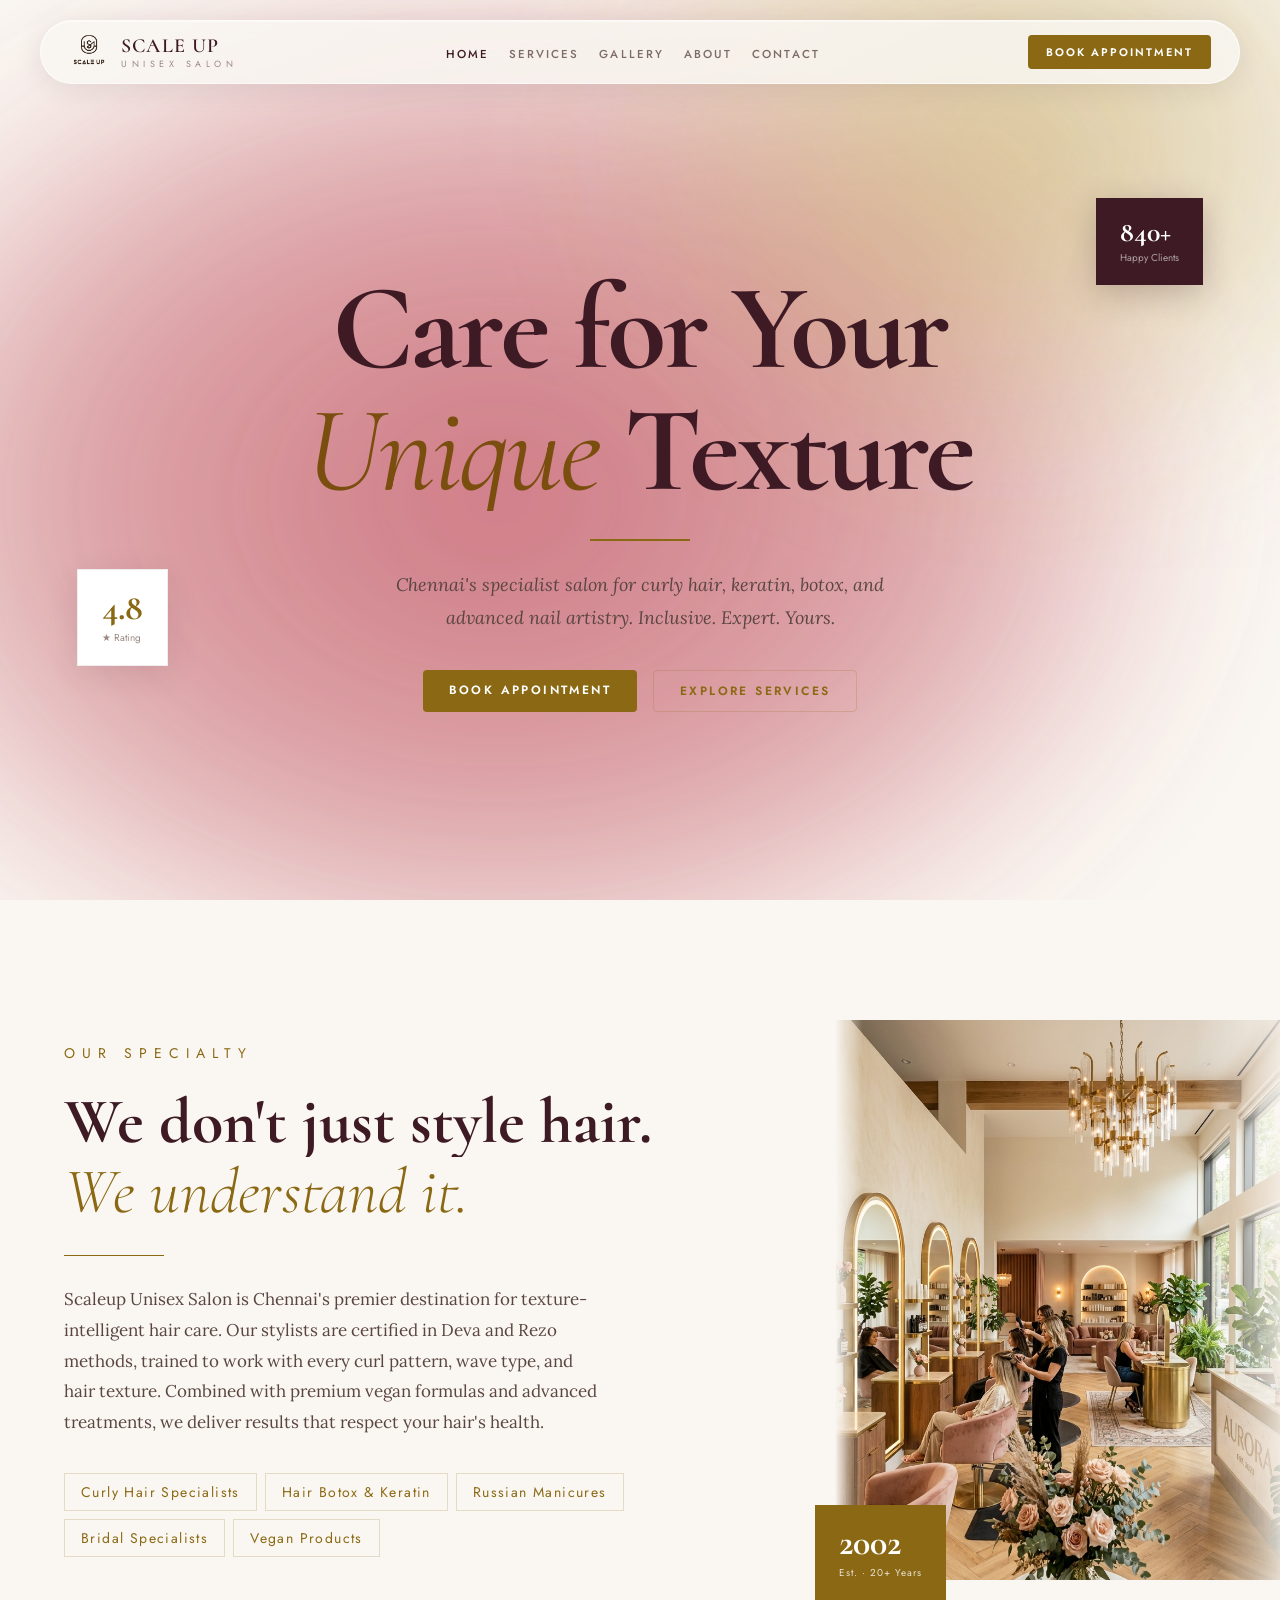
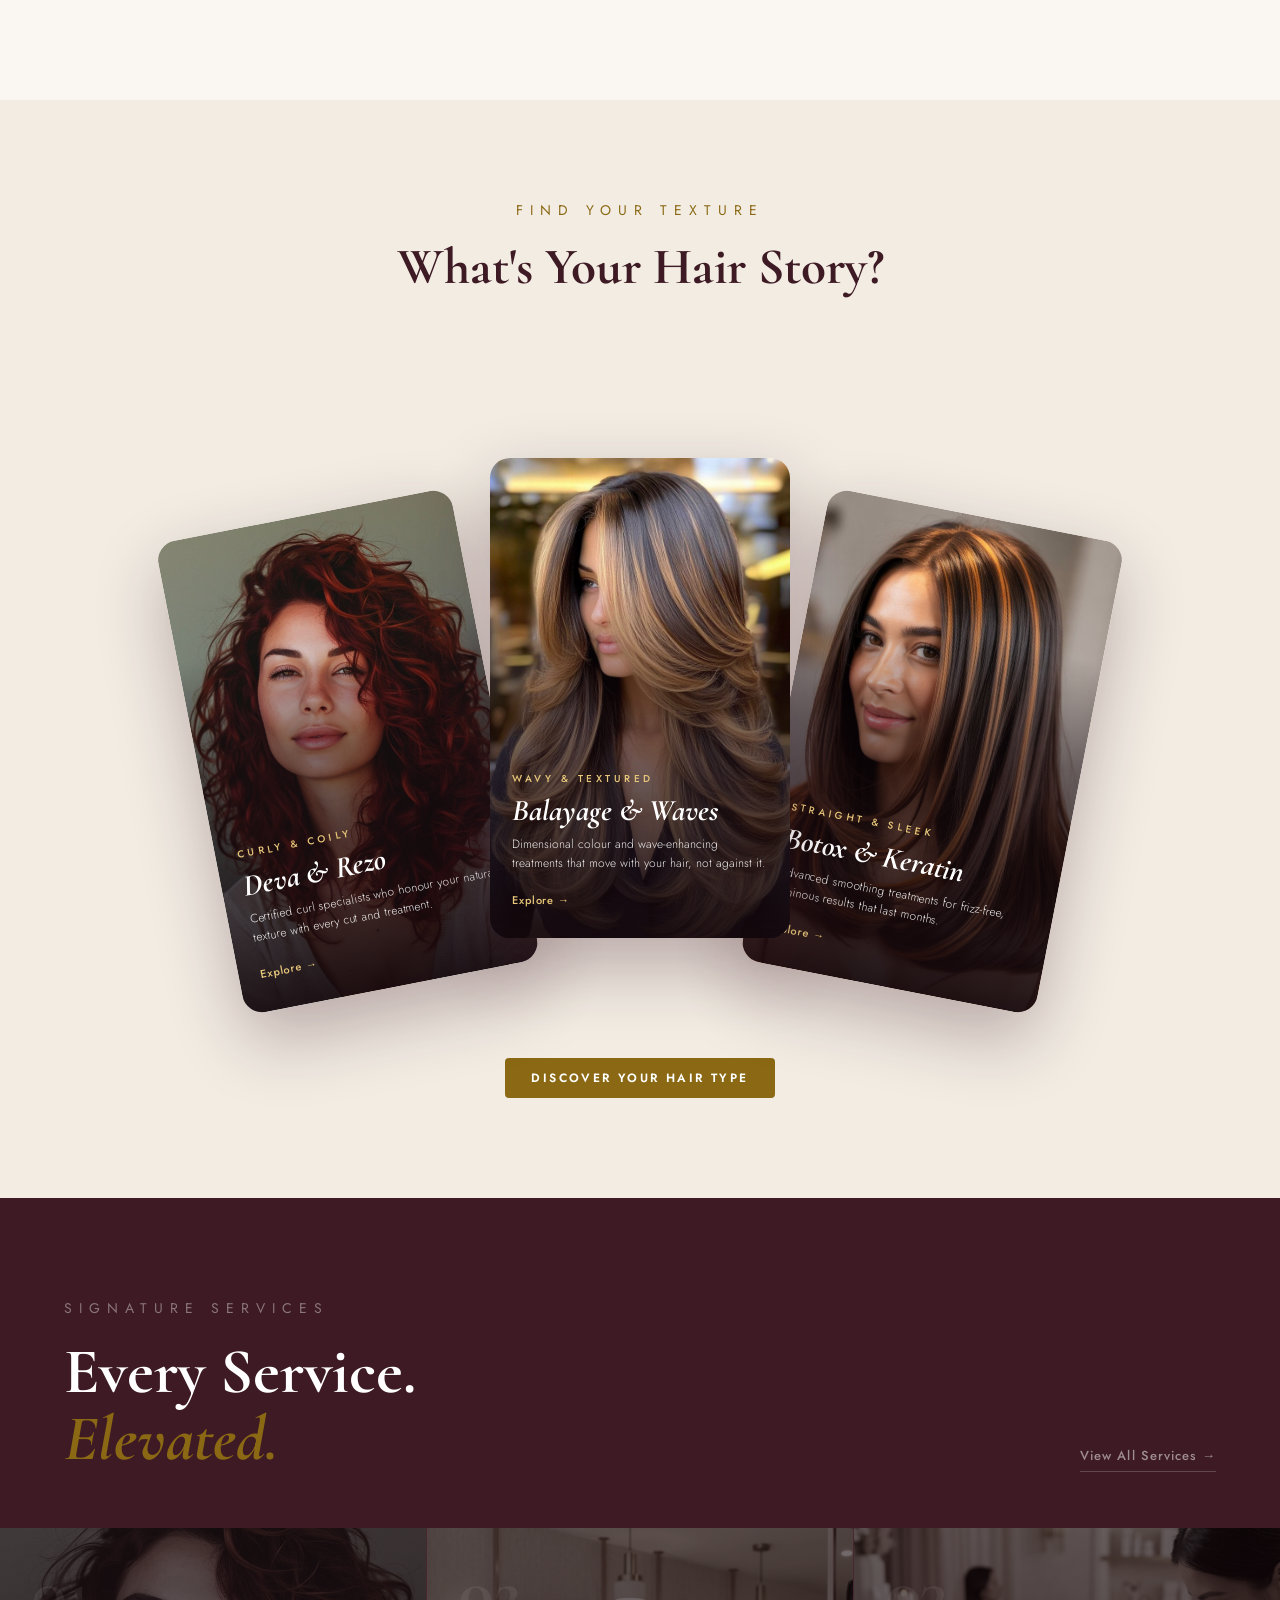
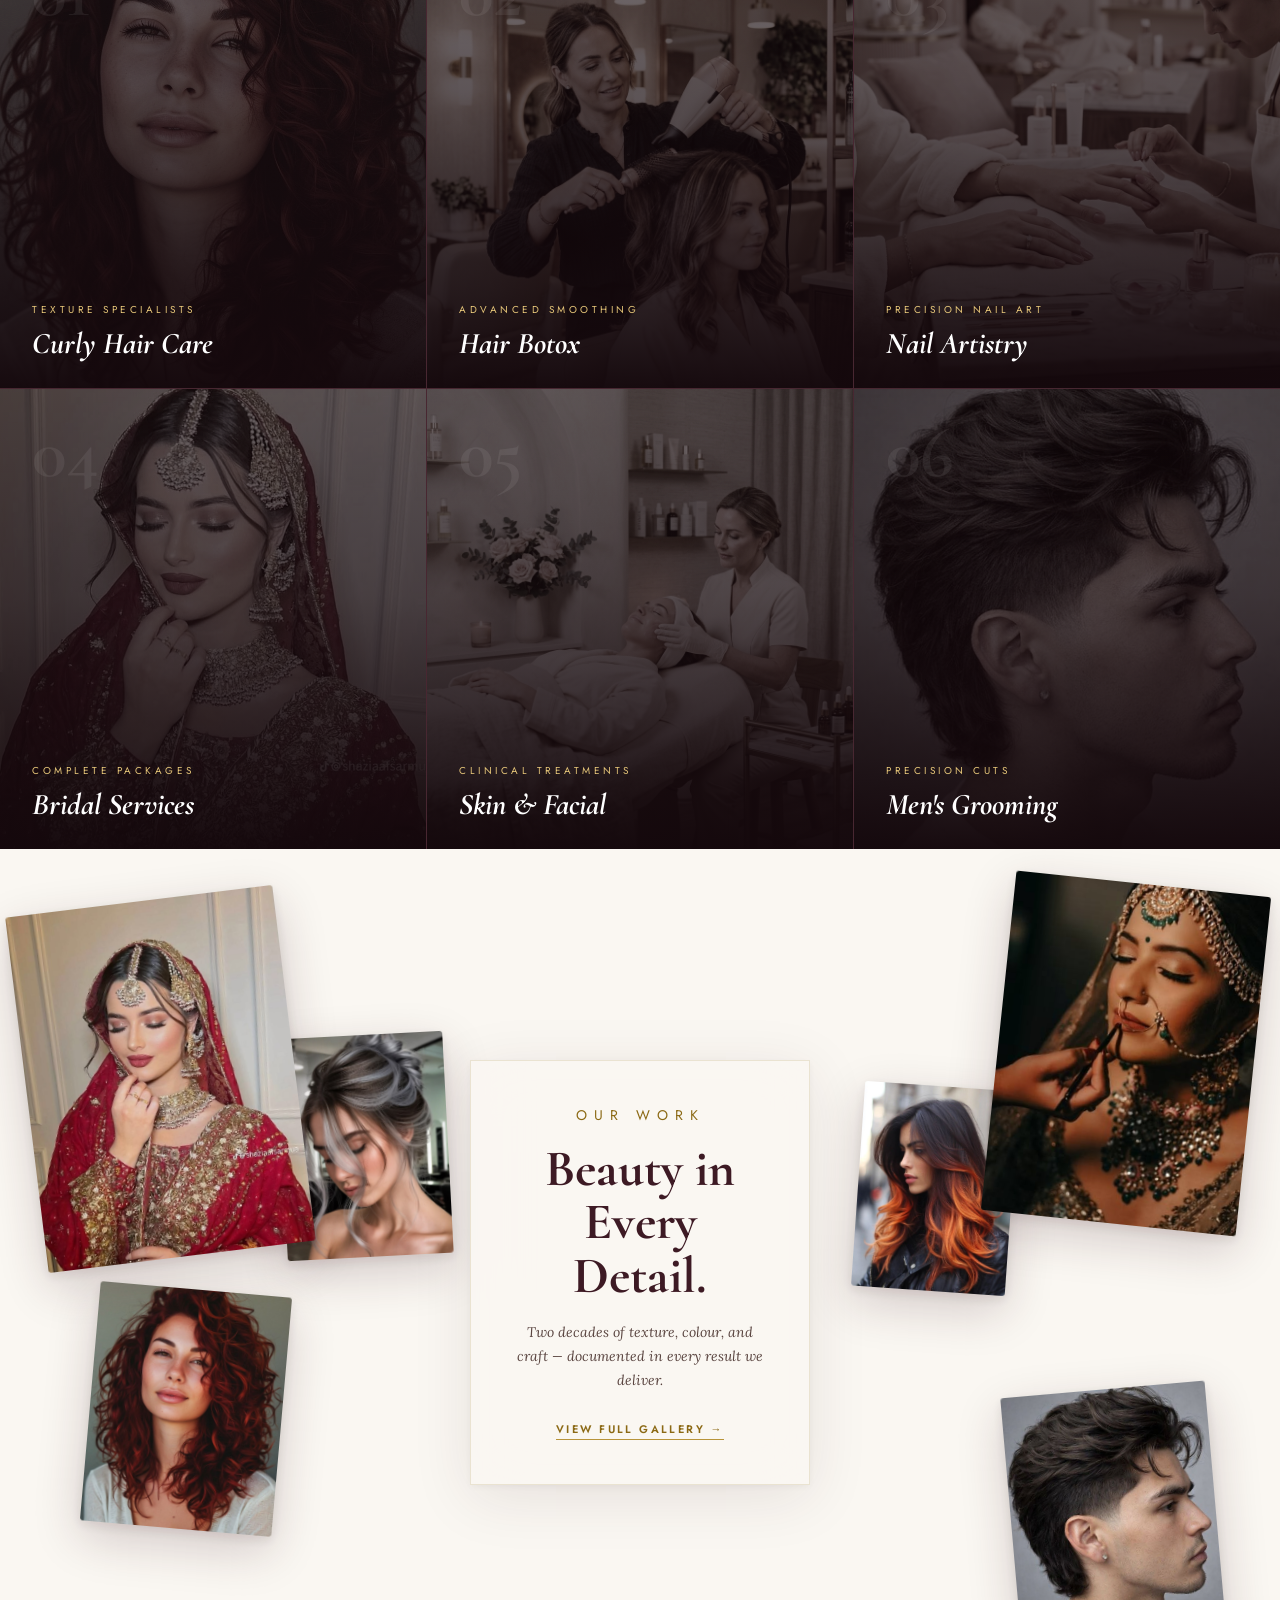
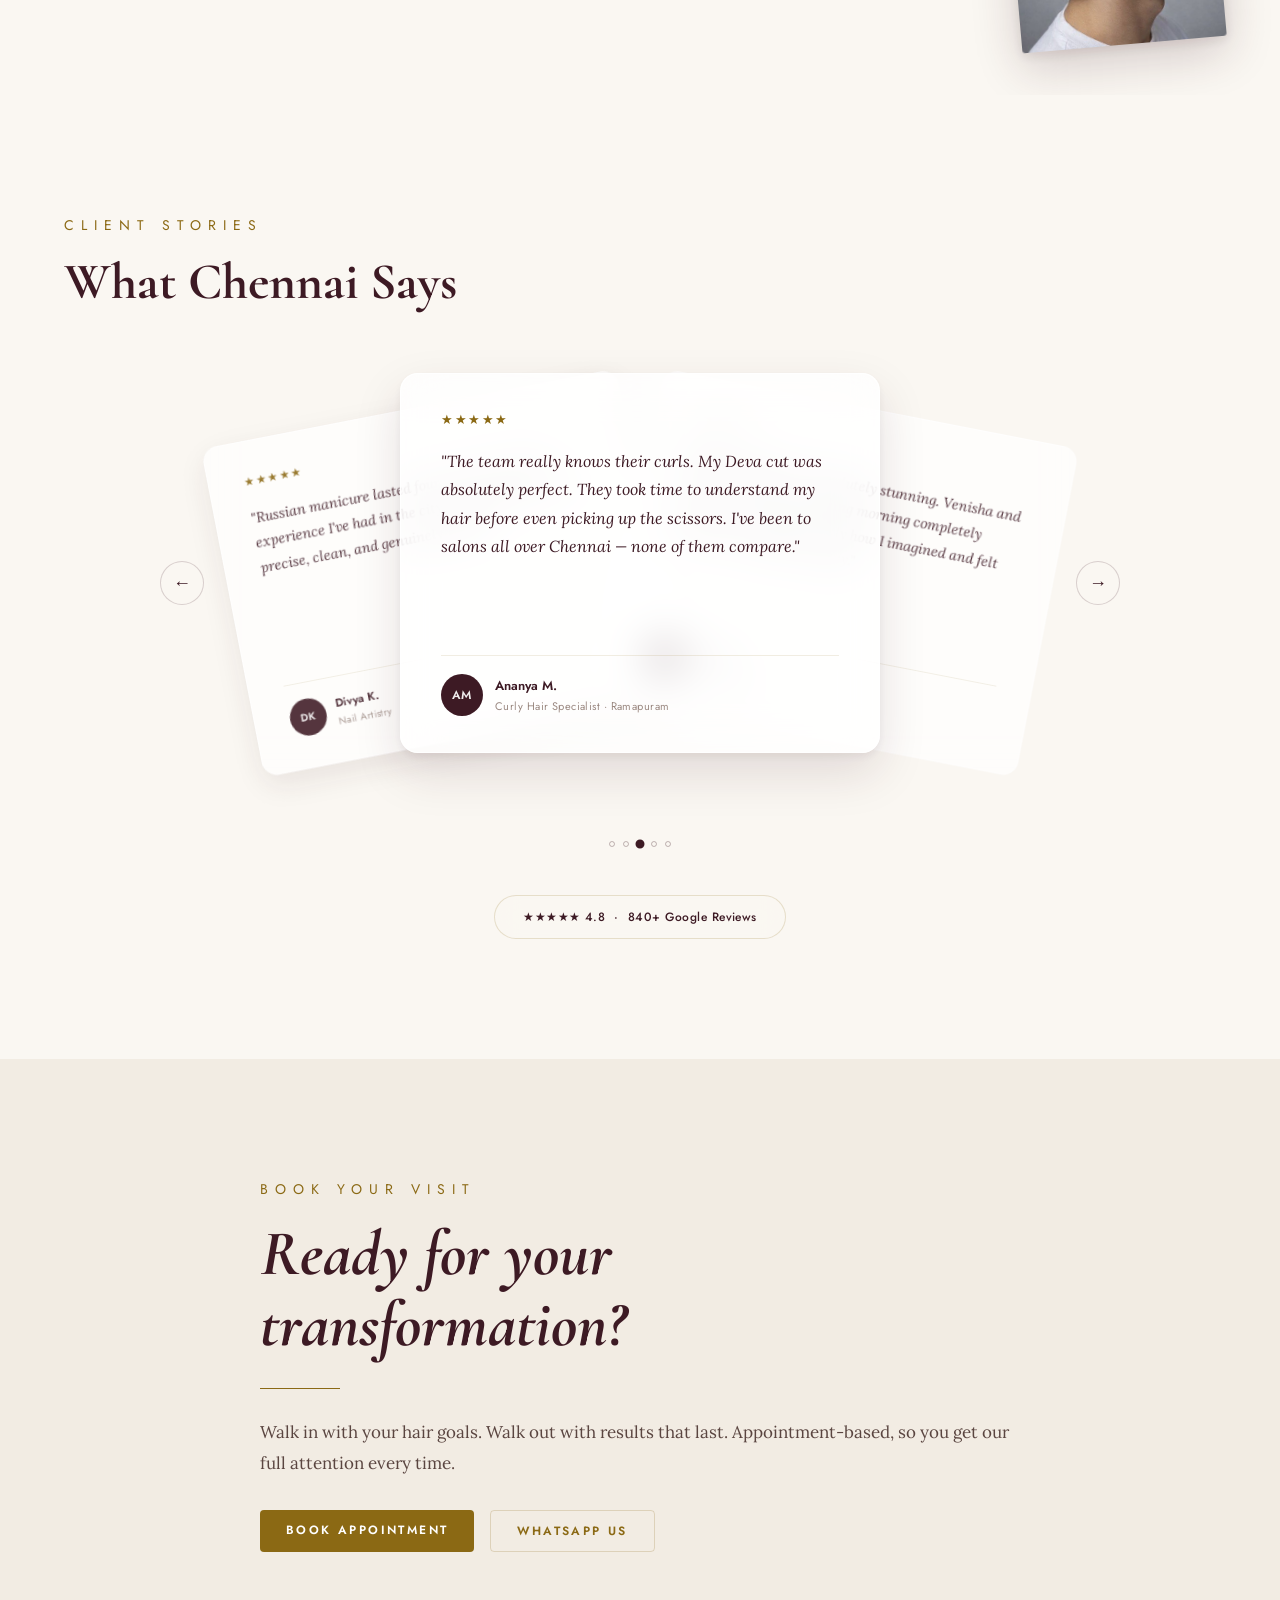
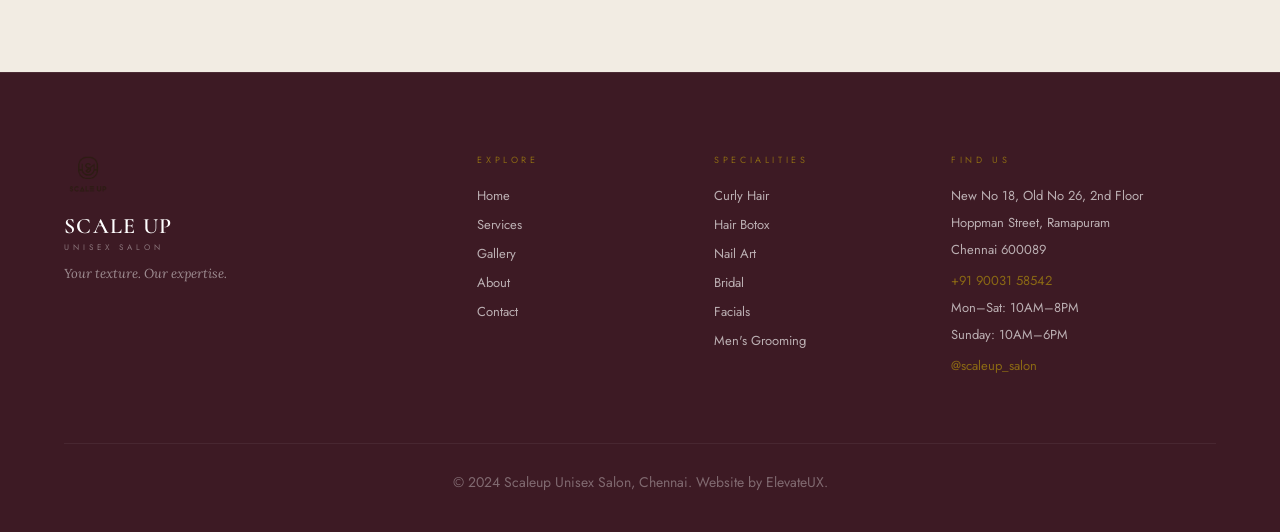
<file: index.html>
<!DOCTYPE html>
<html lang="en">
<head>
  <meta charset="UTF-8">
  <meta name="viewport" content="width=device-width, initial-scale=1.0">
  <meta name="description" content="Scaleup Unisex Salon — Chennai's specialist salon for curly hair, keratin, botox, and advanced nail artistry. Ramapuram, Chennai.">
  <title>Scaleup Unisex Salon — Ramapuram, Chennai</title>
  <link rel="stylesheet" href="css/style.css">
</head>
<body>

  <!-- ============================================================
       NAVIGATION
  ============================================================ -->
  <nav class="nav" role="navigation" aria-label="Main navigation">
    <a href="index.html" class="nav-brand">
      <img src="images/scale up logo.png" alt="ScaleUp Unisex Salon" class="nav-logo">
      <div class="nav-brand-text">
        <span class="nav-brand-name">SCALE UP</span>
        <span class="nav-brand-sub">Unisex Salon</span>
      </div>
    </a>

    <ul class="nav-links">
      <li><a href="index.html">Home</a></li>
      <li><a href="services.html">Services</a></li>
      <li><a href="gallery.html">Gallery</a></li>
      <li><a href="about.html">About</a></li>
      <li><a href="contact.html">Contact</a></li>
    </ul>

    <a href="contact.html" class="nav-cta">Book Appointment</a>

    <button class="nav-hamburger" aria-label="Toggle menu" aria-expanded="false">
      <span></span>
      <span></span>
      <span></span>
    </button>
  </nav>

  <!-- Mobile Menu -->
  <div class="mobile-menu" aria-hidden="true">
    <ul class="mobile-menu-links">
      <li><a href="index.html">Home</a></li>
      <li><a href="services.html">Services</a></li>
      <li><a href="gallery.html">Gallery</a></li>
      <li><a href="about.html">About</a></li>
      <li><a href="contact.html">Contact</a></li>
    </ul>
  </div>

  <!-- ============================================================
       HERO
  ============================================================ -->
  <section class="hero" aria-label="Hero">

    <!-- Animated gradient blob -->
    <svg class="hero-wave-svg" xmlns="http://www.w3.org/2000/svg" viewBox="0 0 1440 900" preserveAspectRatio="none" aria-hidden="true">
      <defs>
        <radialGradient id="blobGrad1" cx="50%" cy="50%" r="50%">
          <stop offset="0%"   stop-color="#c05060" stop-opacity="0.90"/>
          <stop offset="60%"  stop-color="#be4d5a" stop-opacity="0.55"/>
          <stop offset="100%" stop-color="#c05060" stop-opacity="0"/>
        </radialGradient>
        <radialGradient id="blobGrad2" cx="50%" cy="50%" r="50%">
          <stop offset="0%"   stop-color="#b8943a" stop-opacity="0.60"/>
          <stop offset="100%" stop-color="#b8943a" stop-opacity="0"/>
        </radialGradient>
        <filter id="blobBlur">
          <feGaussianBlur stdDeviation="48"/>
        </filter>
      </defs>
      <!-- Primary blob -->
      <ellipse class="hero-blob-1" cx="620" cy="480" rx="520" ry="340"
        fill="url(#blobGrad1)" filter="url(#blobBlur)"/>
      <!-- Secondary accent blob -->
      <ellipse class="hero-blob-2" cx="980" cy="260" rx="320" ry="220"
        fill="url(#blobGrad2)" filter="url(#blobBlur)"/>
    </svg>

    <!-- Hero content -->
    <div class="hero-content">
      <div class="hero-headline" aria-label="Care for Your Unique Texture.">
        <div class="hero-line line-light">
          <span>Care for Your</span>
        </div>
        <div class="hero-line line-light">
          <span><em class="word-unique">Unique</em> Texture</span>
        </div>
      </div>

      <div class="hero-divider" aria-hidden="true"></div>

      <p class="hero-subline">
        Chennai's specialist salon for curly hair, keratin, botox,
        and advanced nail artistry. Inclusive. Expert. Yours.
      </p>

      <div class="hero-ctas">
        <a href="contact.html" class="btn-primary">Book Appointment</a>
        <a href="services.html" class="btn-secondary">Explore Services</a>
      </div>
    </div>

    <!-- Floating badges -->
    <div class="hero-badge hero-badge-rating" aria-hidden="true">
      <div class="hero-badge-num">4.8</div>
      <div class="hero-badge-label">★ Rating</div>
    </div>
    <div class="hero-badge hero-badge-clients" aria-hidden="true">
      <div class="hero-badge-num">840+</div>
      <div class="hero-badge-label">Happy Clients</div>
    </div>

  </section>

  <!-- ============================================================
       SPECIALTY INTRO
  ============================================================ -->
  <section class="specialty">
    <div class="specialty-inner">
      <!-- Left -->
      <div class="specialty-left">
        <span class="label-text specialty-label">Our Specialty</span>

        <div class="specialty-headline">
          <div class="specialty-headline-line">
            <span>We don't just style hair.</span>
          </div>
          <div class="specialty-headline-line italic">
            <span>We understand it.</span>
          </div>
        </div>

        <div class="specialty-divider reveal"></div>

        <p class="specialty-body reveal reveal-delay-1">
          Scaleup Unisex Salon is Chennai's premier destination for
          texture-intelligent hair care. Our stylists are certified in
          Deva and Rezo methods, trained to work with every curl pattern,
          wave type, and hair texture. Combined with premium vegan
          formulas and advanced treatments, we deliver results that
          respect your hair's health.
        </p>

        <div class="specialty-tags reveal reveal-delay-2">
          <span class="specialty-tag">Curly Hair Specialists</span>
          <span class="specialty-tag">Hair Botox &amp; Keratin</span>
          <span class="specialty-tag">Russian Manicures</span>
          <span class="specialty-tag">Bridal Specialists</span>
          <span class="specialty-tag">Vegan Products</span>
        </div>
      </div>

      <!-- Right -->
      <div class="specialty-right reveal reveal-delay-1">
        <div class="specialty-img-wrap">
          <img src="images/about.png" alt="Scaleup Salon interior — warm, elegant" class="specialty-img">
        </div>
        <div class="specialty-year-badge">
          <span class="badge-year">2002</span>
          <span class="badge-label">Est. · 20+ Years</span>
        </div>
      </div>
    </div>
  </section>

  <!-- ============================================================
       HAIR TYPE SHOWCASE
  ============================================================ -->
  <section class="hair-types">
    <div class="hair-types-header">
      <span class="label-text">Find Your Texture</span>
      <h2 class="hair-types-headline reveal">What's Your Hair Story?</h2>
    </div>

    <div class="hair-panels">
      <!-- Panel 1 -->
      <div class="hair-panel">
        <img src="images/scale curly.jpg" alt="Curly hair specialist result" class="hair-panel-img">
        <div class="hair-panel-overlay" aria-hidden="true"></div>
        <div class="hair-panel-content">
          <p class="hair-panel-type">Curly &amp; Coily</p>
          <h3 class="hair-panel-name">Deva &amp; Rezo</h3>
          <p class="hair-panel-desc">Certified curl specialists who honour your natural texture with every cut and treatment.</p>
          <a href="services.html" class="hair-panel-cta">Explore →</a>
        </div>
      </div>

      <!-- Panel 2 -->
      <div class="hair-panel">
        <img src="images/scale wavy.jpg" alt="Wavy balayage result" class="hair-panel-img">
        <div class="hair-panel-overlay" aria-hidden="true"></div>
        <div class="hair-panel-content">
          <p class="hair-panel-type">Wavy &amp; Textured</p>
          <h3 class="hair-panel-name">Balayage &amp; Waves</h3>
          <p class="hair-panel-desc">Dimensional colour and wave-enhancing treatments that move with your hair, not against it.</p>
          <a href="services.html" class="hair-panel-cta">Explore →</a>
        </div>
      </div>

      <!-- Panel 3 -->
      <div class="hair-panel">
        <img src="images/scale straight.jpg" alt="Straight sleek result" class="hair-panel-img">
        <div class="hair-panel-overlay" aria-hidden="true"></div>
        <div class="hair-panel-content">
          <p class="hair-panel-type">Straight &amp; Sleek</p>
          <h3 class="hair-panel-name">Botox &amp; Keratin</h3>
          <p class="hair-panel-desc">Advanced smoothing treatments for frizz-free, luminous results that last months.</p>
          <a href="services.html" class="hair-panel-cta">Explore →</a>
        </div>
      </div>
    </div>

    <div class="hair-types-cta-wrap">
      <a href="services.html" class="btn-primary">Discover Your Hair Type</a>
    </div>
  </section>

  <!-- ============================================================
       SIGNATURE SERVICES — CARD GRID
  ============================================================ -->
  <section class="services-preview">
    <div class="services-preview-header">
      <span class="label-text services-preview-label">Signature Services</span>
      <div class="services-header-row">
        <h2 class="services-preview-headline reveal">Every Service.<br><em>Elevated.</em></h2>
        <a href="services.html" class="services-view-all reveal reveal-delay-1">View All Services →</a>
      </div>
    </div>

    <div class="services-grid">

      <div class="service-card">
        <div class="service-card-bg" style="background-image:url('images/scale curly.jpg')"></div>
        <div class="service-card-overlay"></div>
        <div class="service-card-content">
          <span class="service-card-num">01</span>
          <div class="service-card-foot">
            <p class="service-card-label">Texture Specialists</p>
            <h3 class="service-card-name">Curly Hair Care</h3>
            <p class="service-card-desc">Certified Deva &amp; Rezo cuts for every curl pattern — no shortcuts, no straightening.</p>
            <a href="services.html" class="service-card-link">Book This Service →</a>
          </div>
        </div>
      </div>

      <div class="service-card">
        <div class="service-card-bg" style="background-image:url('images/services-hair.png')"></div>
        <div class="service-card-overlay"></div>
        <div class="service-card-content">
          <span class="service-card-num">02</span>
          <div class="service-card-foot">
            <p class="service-card-label">Advanced Smoothing</p>
            <h3 class="service-card-name">Hair Botox</h3>
            <p class="service-card-desc">Repair, smooth, and shine — treatments that restore hair health from inside the shaft.</p>
            <a href="services.html" class="service-card-link">Book This Service →</a>
          </div>
        </div>
      </div>

      <div class="service-card">
        <div class="service-card-bg" style="background-image:url('images/services-nails.png')"></div>
        <div class="service-card-overlay"></div>
        <div class="service-card-content">
          <span class="service-card-num">03</span>
          <div class="service-card-foot">
            <p class="service-card-label">Precision Nail Art</p>
            <h3 class="service-card-name">Nail Artistry</h3>
            <p class="service-card-desc">Russian manicures and gel extensions — precision, longevity, zero damage.</p>
            <a href="services.html" class="service-card-link">Book This Service →</a>
          </div>
        </div>
      </div>

      <div class="service-card">
        <div class="service-card-bg" style="background-image:url('images/bridal 1.jpg')"></div>
        <div class="service-card-overlay"></div>
        <div class="service-card-content">
          <span class="service-card-num">04</span>
          <div class="service-card-foot">
            <p class="service-card-label">Complete Packages</p>
            <h3 class="service-card-name">Bridal Services</h3>
            <p class="service-card-desc">Hair, makeup, draping — your entire wedding morning, handled seamlessly.</p>
            <a href="services.html" class="service-card-link">Book This Service →</a>
          </div>
        </div>
      </div>

      <div class="service-card">
        <div class="service-card-bg" style="background-image:url('images/services-facial.png')"></div>
        <div class="service-card-overlay"></div>
        <div class="service-card-content">
          <span class="service-card-num">05</span>
          <div class="service-card-foot">
            <p class="service-card-label">Clinical Treatments</p>
            <h3 class="service-card-name">Skin &amp; Facial</h3>
            <p class="service-card-desc">Results-first facials — assessed before treated, because your skin deserves a plan.</p>
            <a href="services.html" class="service-card-link">Book This Service →</a>
          </div>
        </div>
      </div>

      <div class="service-card">
        <div class="service-card-bg" style="background-image:url('images/men 1.jpg')"></div>
        <div class="service-card-overlay"></div>
        <div class="service-card-content">
          <span class="service-card-num">06</span>
          <div class="service-card-foot">
            <p class="service-card-label">Precision Cuts</p>
            <h3 class="service-card-name">Men's Grooming</h3>
            <p class="service-card-desc">Modern fades and textured cuts tailored to your face shape and lifestyle.</p>
            <a href="services.html" class="service-card-link">Book This Service →</a>
          </div>
        </div>
      </div>

    </div>
  </section>

  <!-- ============================================================
       OUR WORK — SCATTERED MOODBOARD
  ============================================================ -->
  <section class="gallery-preview">

    <!-- Center content card -->
    <div class="work-center">
      <span class="label-text">Our Work</span>
      <h2 class="work-headline">Beauty in<br>Every Detail.</h2>
      <p class="work-body">Two decades of texture, colour, and craft — documented in every result we deliver.</p>
      <a href="gallery.html" class="work-cta">View Full Gallery →</a>
    </div>

    <!-- Scattered photos -->
    <figure class="work-photo work-photo--1">
      <img src="images/bridal 1.jpg" alt="Bridal look — red lehenga">
      <figcaption class="work-photo-cap">
        <span class="work-photo-cat">Bridal</span>
        <span class="work-photo-title">Red Lehenga Bridal</span>
      </figcaption>
    </figure>

    <figure class="work-photo work-photo--2">
      <img src="images/scale curly.jpg" alt="Curly hair Deva cut">
      <figcaption class="work-photo-cap">
        <span class="work-photo-cat">Curly Hair</span>
        <span class="work-photo-title">Deva Cut</span>
      </figcaption>
    </figure>

    <figure class="work-photo work-photo--3">
      <img src="images/color 2.jpg" alt="Silver hair toning">
      <figcaption class="work-photo-cap">
        <span class="work-photo-cat">Hair Colour</span>
        <span class="work-photo-title">Silver Toning</span>
      </figcaption>
    </figure>

    <figure class="work-photo work-photo--4">
      <img src="images/bridal 2.jpg" alt="Bridal dramatic eye">
      <figcaption class="work-photo-cap">
        <span class="work-photo-cat">Bridal</span>
        <span class="work-photo-title">Dramatic Eye</span>
      </figcaption>
    </figure>

    <figure class="work-photo work-photo--5">
      <img src="images/men 1.jpg" alt="Men's modern fade">
      <figcaption class="work-photo-cap">
        <span class="work-photo-cat">Men's Grooming</span>
        <span class="work-photo-title">Modern Fade</span>
      </figcaption>
    </figure>

    <figure class="work-photo work-photo--6">
      <img src="images/color 3.jpg" alt="Copper balayage">
      <figcaption class="work-photo-cap">
        <span class="work-photo-cat">Hair Colour</span>
        <span class="work-photo-title">Copper Balayage</span>
      </figcaption>
    </figure>

  </section>

  <!-- ============================================================
       TESTIMONIALS
  ============================================================ -->
  <section class="testimonials">
    <div class="testimonials-header">
      <span class="label-text">Client Stories</span>
      <h2 class="testimonials-headline reveal">What Chennai Says</h2>
    </div>

    <div class="tstack-scene">
      <div class="tstack-wrapper">

        <!-- Card 0 -->
        <div class="tstack-card">
          <div class="tstack-stars">★★★★★</div>
          <p class="tstack-text">"Got a global colour here and I cannot believe how healthy my hair still feels. Most salons leave your hair dry after colouring — Scaleup actually made mine softer. The colour is exactly what I asked for."</p>
          <div class="tstack-author">
            <div class="tstack-avatar" aria-hidden="true">KR</div>
            <div class="tstack-info">
              <span class="tstack-name">Keerthi R.</span>
              <span class="tstack-role">Hair Colour Treatment</span>
            </div>
          </div>
        </div>

        <!-- Card 1 -->
        <div class="tstack-card">
          <div class="tstack-stars">★★★★★</div>
          <p class="tstack-text">"Russian manicure lasted four weeks. Best nail experience I've had in the city. The technician was precise, clean, and genuinely skilled."</p>
          <div class="tstack-author">
            <div class="tstack-avatar" aria-hidden="true">DK</div>
            <div class="tstack-info">
              <span class="tstack-name">Divya K.</span>
              <span class="tstack-role">Nail Artistry</span>
            </div>
          </div>
        </div>

        <!-- Card 2 — center / active on load -->
        <div class="tstack-card">
          <div class="tstack-stars">★★★★★</div>
          <p class="tstack-text">"The team really knows their curls. My Deva cut was absolutely perfect. They took time to understand my hair before even picking up the scissors. I've been to salons all over Chennai — none of them compare."</p>
          <div class="tstack-author">
            <div class="tstack-avatar" aria-hidden="true">AM</div>
            <div class="tstack-info">
              <span class="tstack-name">Ananya M.</span>
              <span class="tstack-role">Curly Hair Specialist · Ramapuram</span>
            </div>
          </div>
        </div>

        <!-- Card 3 -->
        <div class="tstack-card">
          <div class="tstack-stars">★★★★★</div>
          <p class="tstack-text">"Bridal makeup was absolutely stunning. Venisha and the team made my wedding morning completely stress-free. I looked exactly how I imagined and felt completely confident all day."</p>
          <div class="tstack-author">
            <div class="tstack-avatar" aria-hidden="true">PS</div>
            <div class="tstack-info">
              <span class="tstack-name">Priya S.</span>
              <span class="tstack-role">Bridal Package</span>
            </div>
          </div>
        </div>

        <!-- Card 4 -->
        <div class="tstack-card">
          <div class="tstack-stars">★★★★★</div>
          <p class="tstack-text">"My hair was so damaged from years of bad treatments. One session of Hair Botox here and it looks completely transformed. I genuinely didn't know my hair could feel this way."</p>
          <div class="tstack-author">
            <div class="tstack-avatar" aria-hidden="true">RM</div>
            <div class="tstack-info">
              <span class="tstack-name">Riya M.</span>
              <span class="tstack-role">Hair Botox Treatment</span>
            </div>
          </div>
        </div>

        <!-- Navigation arrows -->
        <button class="tstack-prev" aria-label="Previous testimonial">&#8592;</button>
        <button class="tstack-next" aria-label="Next testimonial">&#8594;</button>

      </div>

      <!-- Dots -->
      <div class="tstack-dots" aria-label="Testimonial navigation">
        <button class="tstack-dot" aria-label="Testimonial 1"></button>
        <button class="tstack-dot" aria-label="Testimonial 2"></button>
        <button class="tstack-dot active" aria-label="Testimonial 3"></button>
        <button class="tstack-dot" aria-label="Testimonial 4"></button>
        <button class="tstack-dot" aria-label="Testimonial 5"></button>
      </div>

      <div class="tstack-google-badge">
        <p>★★★★★ 4.8 &nbsp;·&nbsp; 840+ Google Reviews</p>
      </div>
    </div>
  </section>

  <!-- ============================================================
       CTA SECTION
  ============================================================ -->
  <section class="cta-section">
    <div class="cta-inner">
      <div class="cta-left">
        <span class="label-text cta-label">Book Your Visit</span>
        <h2 class="cta-headline reveal">Ready for your<br>transformation?</h2>
        <div class="cta-divider reveal reveal-delay-1"></div>
        <p class="cta-body reveal reveal-delay-2">
          Walk in with your hair goals. Walk out with results that last.
          Appointment-based, so you get our full attention every time.
        </p>
        <div class="cta-buttons reveal reveal-delay-3">
          <a href="contact.html" class="btn-primary">Book Appointment</a>
          <a href="https://wa.me/919003158542" target="_blank" rel="noopener" class="btn-secondary">WhatsApp Us</a>
        </div>
      </div>
    </div>
  </section>

  <!-- ============================================================
       FOOTER
  ============================================================ -->
  <footer>
    <div class="footer-grid">

      <!-- Col 1 -->
      <div>
        <img src="images/scale up logo.png" alt="ScaleUp Unisex Salon" class="footer-logo-img">
        <span class="footer-brand-name">SCALE UP</span>
        <span class="footer-brand-sub">Unisex Salon</span>
        <span class="footer-tagline">Your texture. Our expertise.</span>
      </div>

      <!-- Col 2 -->
      <div>
        <span class="footer-col-label">Explore</span>
        <ul class="footer-links">
          <li><a href="index.html">Home</a></li>
          <li><a href="services.html">Services</a></li>
          <li><a href="gallery.html">Gallery</a></li>
          <li><a href="about.html">About</a></li>
          <li><a href="contact.html">Contact</a></li>
        </ul>
      </div>

      <!-- Col 3 -->
      <div>
        <span class="footer-col-label">Specialities</span>
        <ul class="footer-links">
          <li><a href="services.html">Curly Hair</a></li>
          <li><a href="services.html">Hair Botox</a></li>
          <li><a href="services.html">Nail Art</a></li>
          <li><a href="services.html">Bridal</a></li>
          <li><a href="services.html">Facials</a></li>
          <li><a href="services.html">Men's Grooming</a></li>
        </ul>
      </div>

      <!-- Col 4 -->
      <div>
        <span class="footer-col-label">Find Us</span>
        <p class="footer-contact-item">New No 18, Old No 26, 2nd Floor</p>
        <p class="footer-contact-item">Hoppman Street, Ramapuram</p>
        <p class="footer-contact-item">Chennai 600089</p>
        <a href="tel:+919003158542" class="footer-contact-item highlight" style="margin-top: 12px;">+91 90031 58542</a>
        <p class="footer-contact-item" style="margin-top: 8px;">Mon–Sat: 10AM–8PM</p>
        <p class="footer-contact-item">Sunday: 10AM–6PM</p>
        <a href="https://instagram.com/scaleup_salon" target="_blank" rel="noopener" class="footer-contact-item highlight" style="margin-top: 12px;">@scaleup_salon</a>
      </div>

    </div>

    <div class="footer-bottom">
      <p>© 2024 Scaleup Unisex Salon, Chennai. Website by ElevateUX.</p>
    </div>
  </footer>

  <script src="js/main.js"></script>
</body>
</html>
</file>
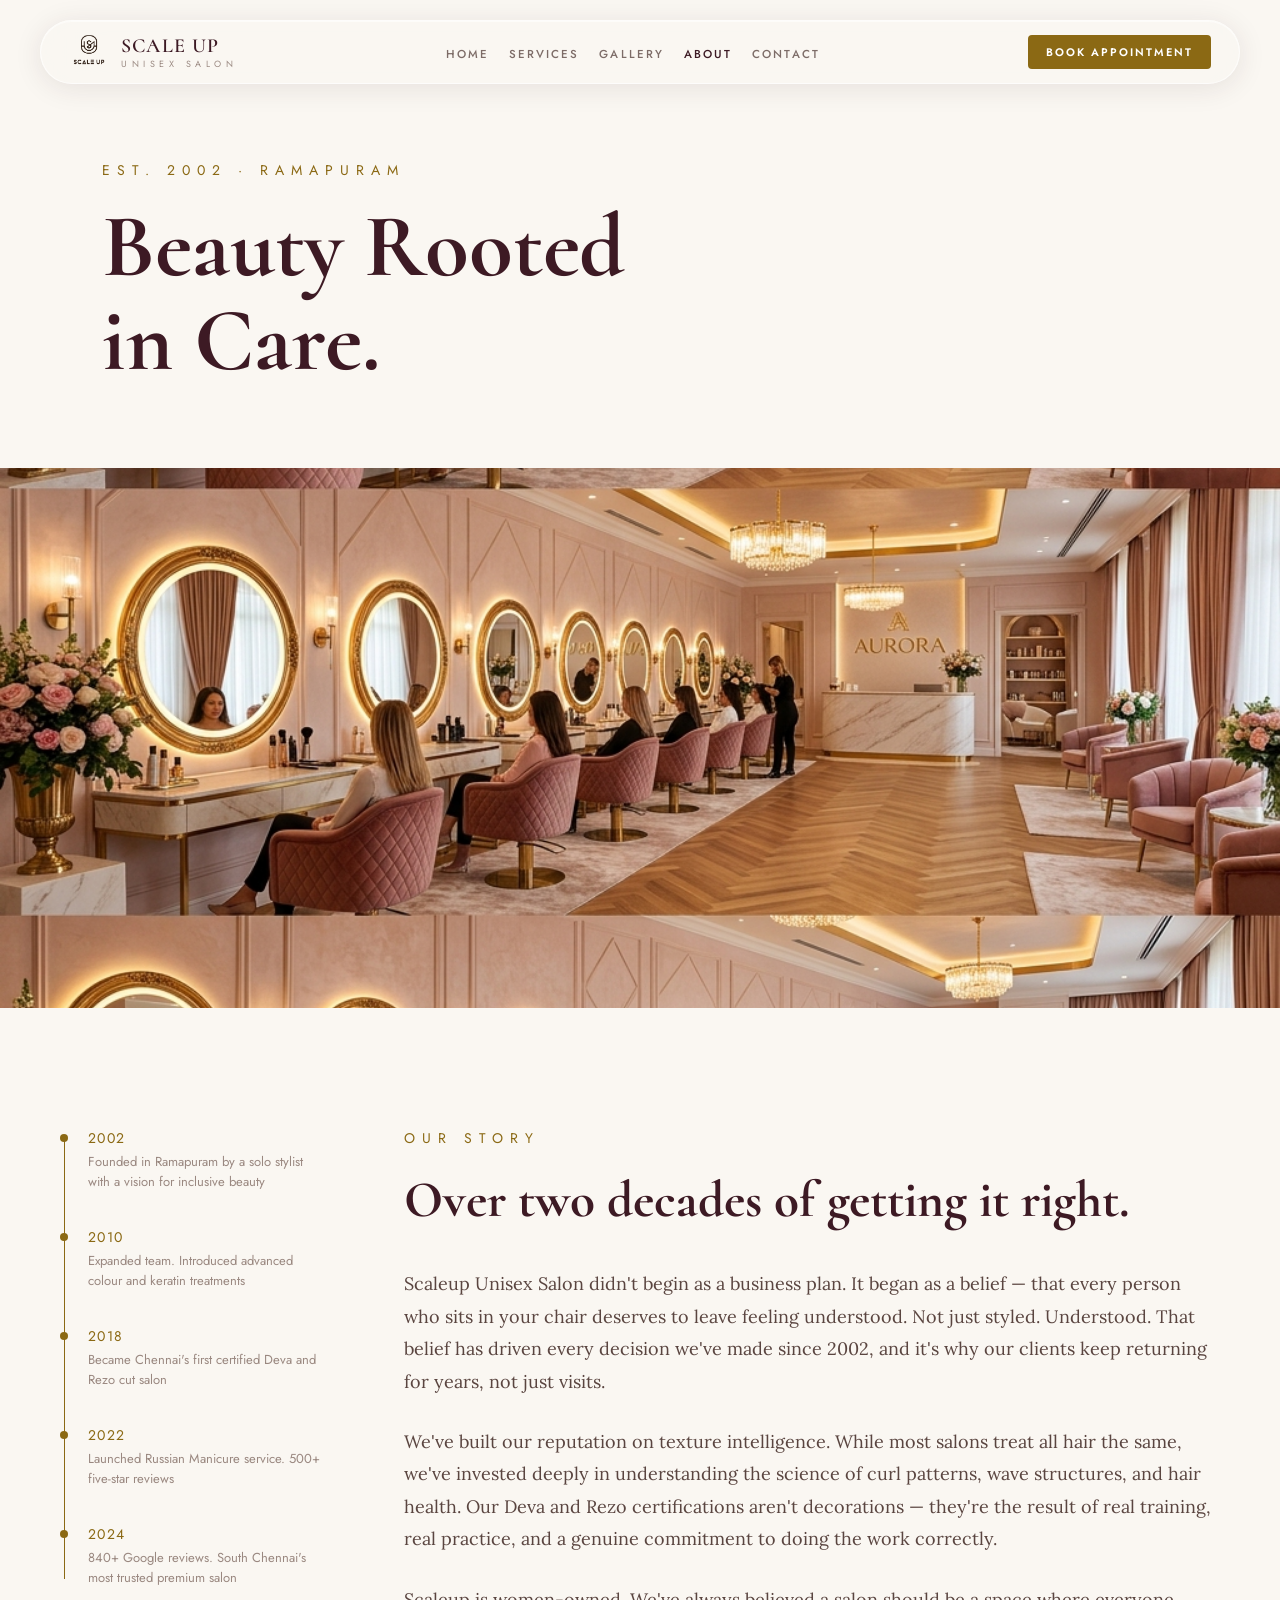
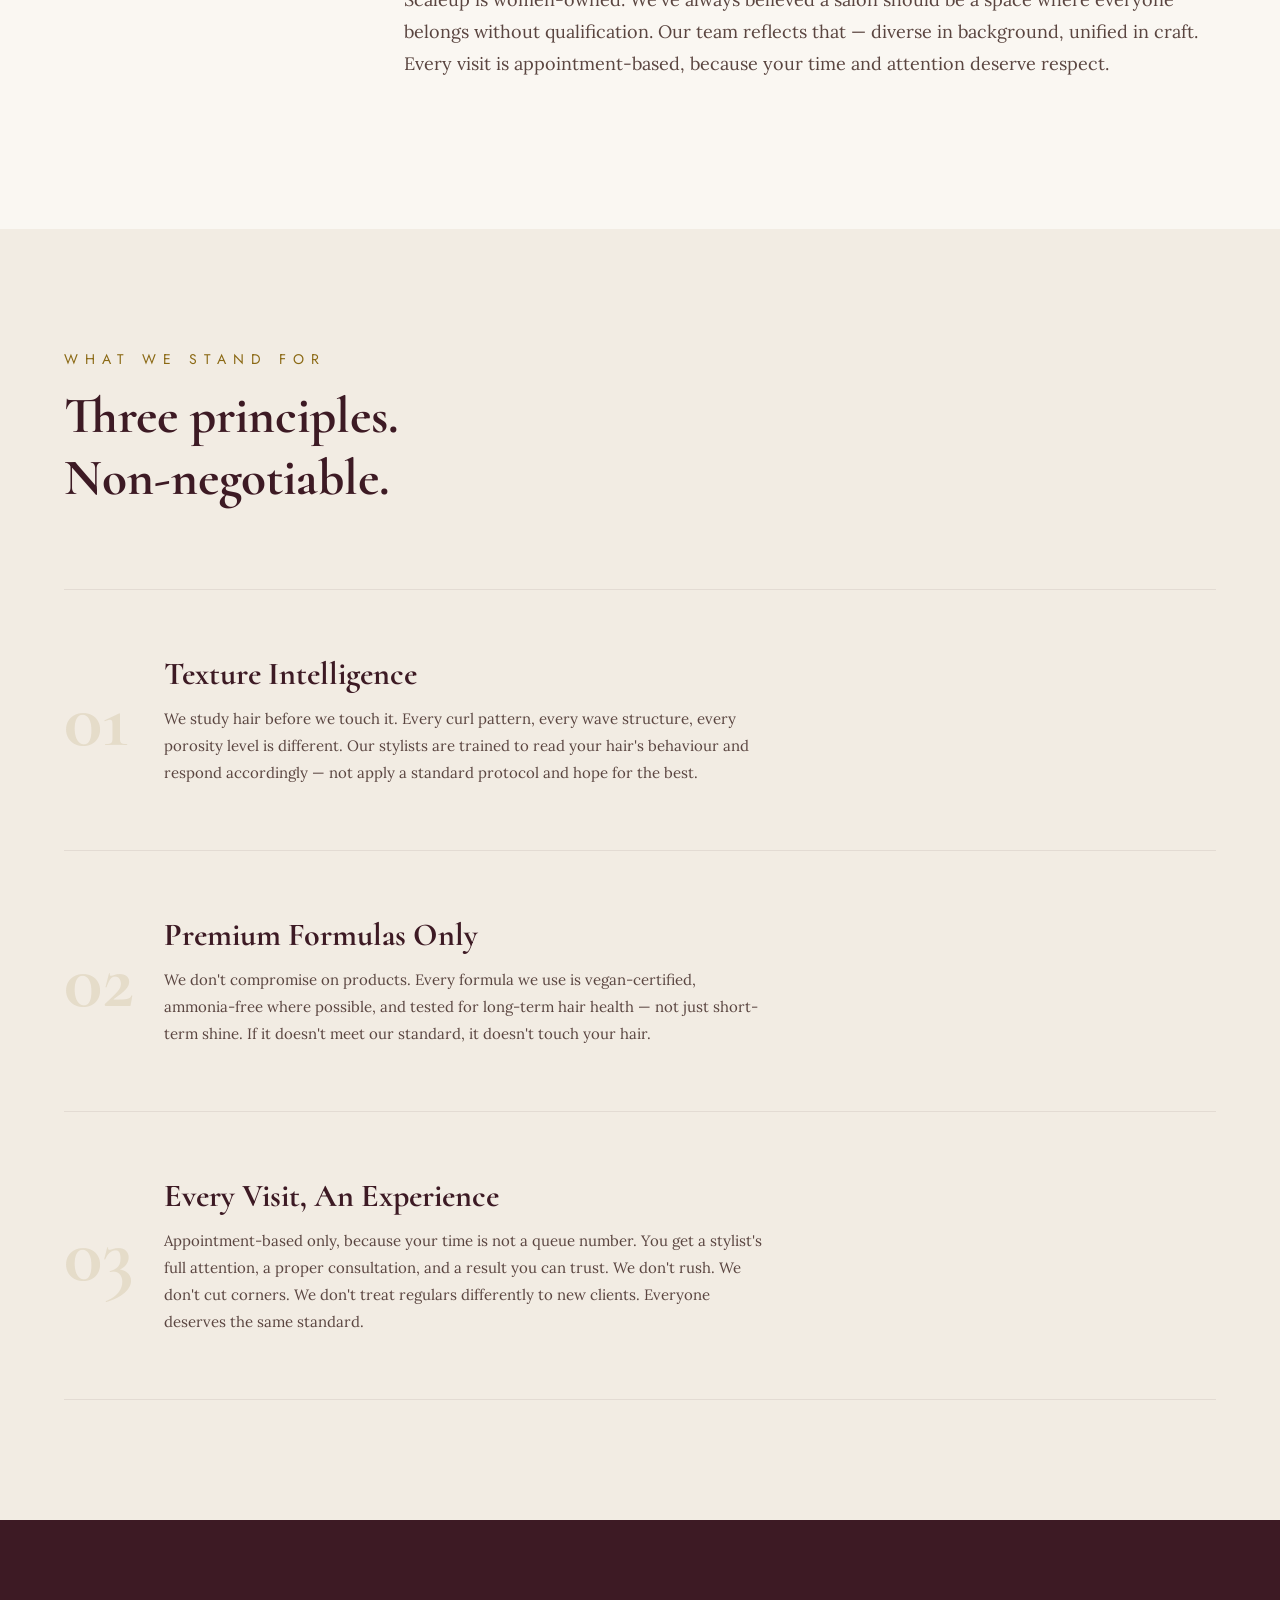
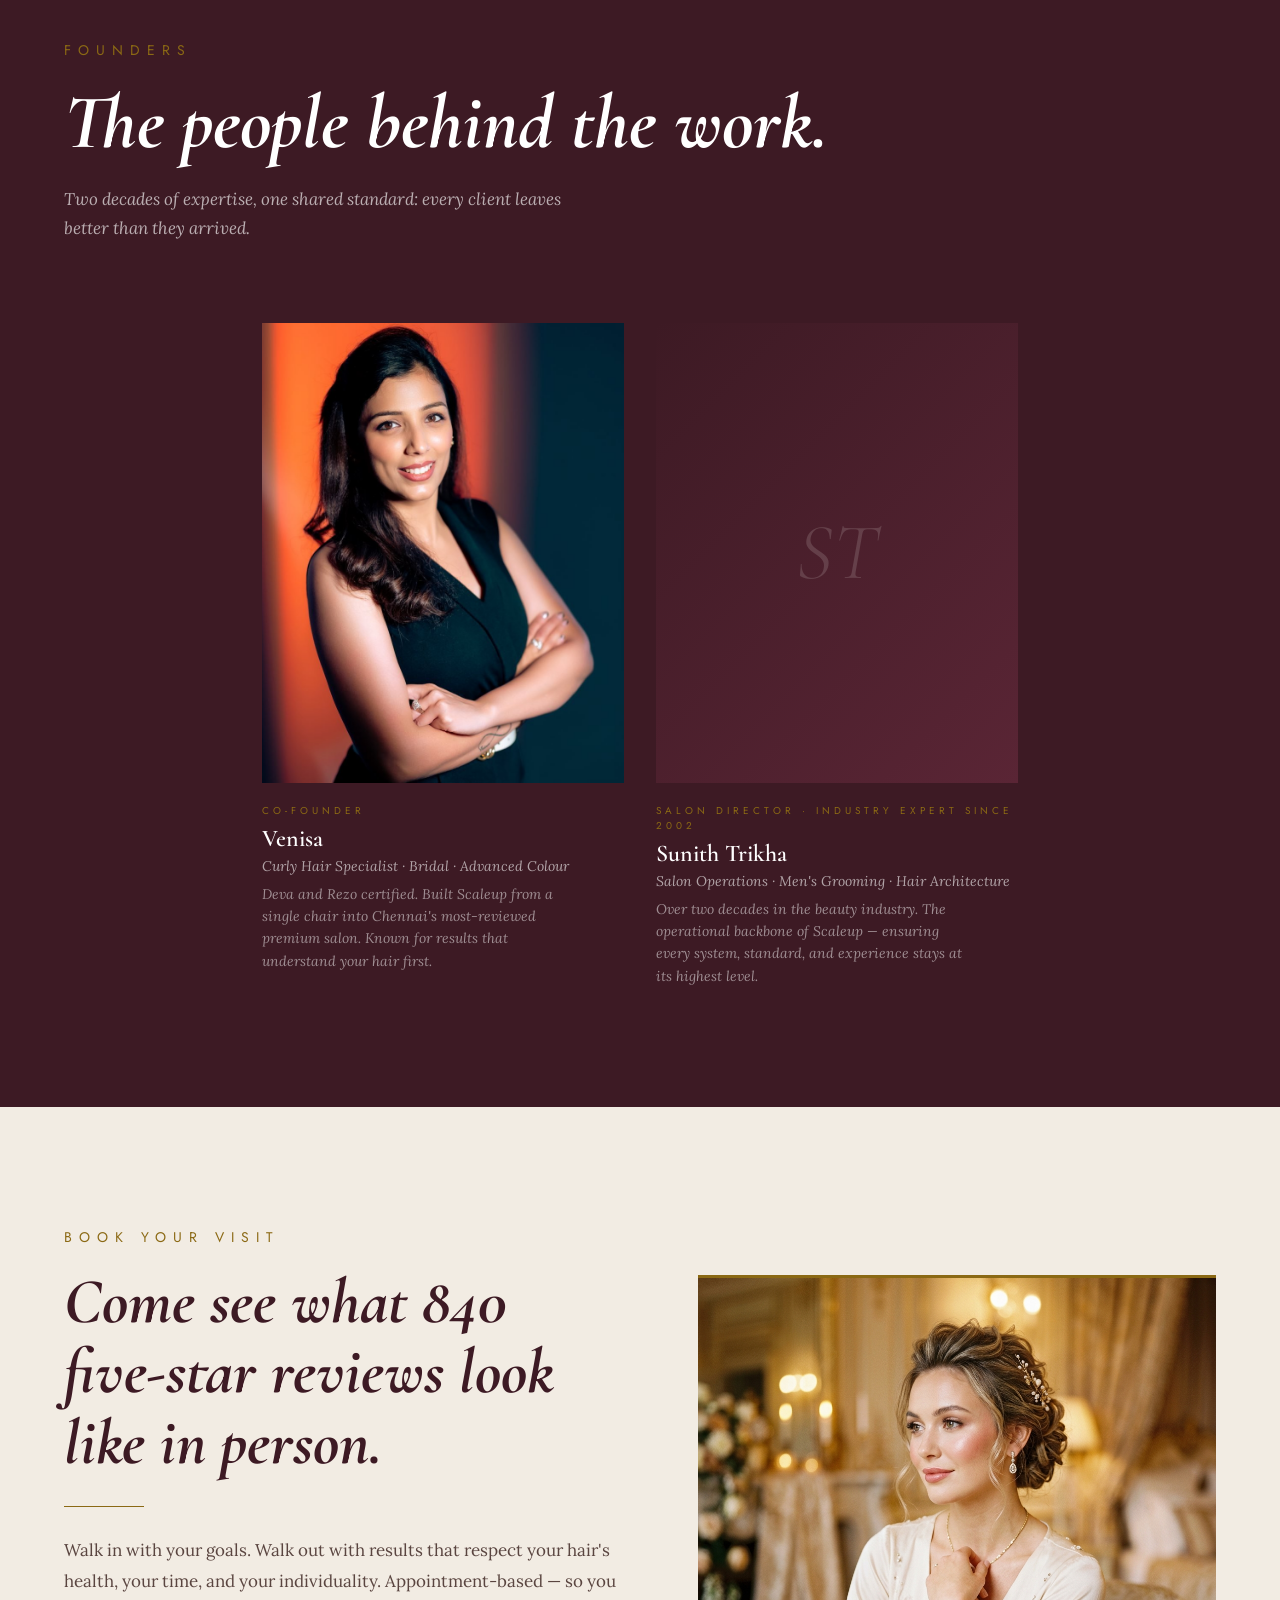
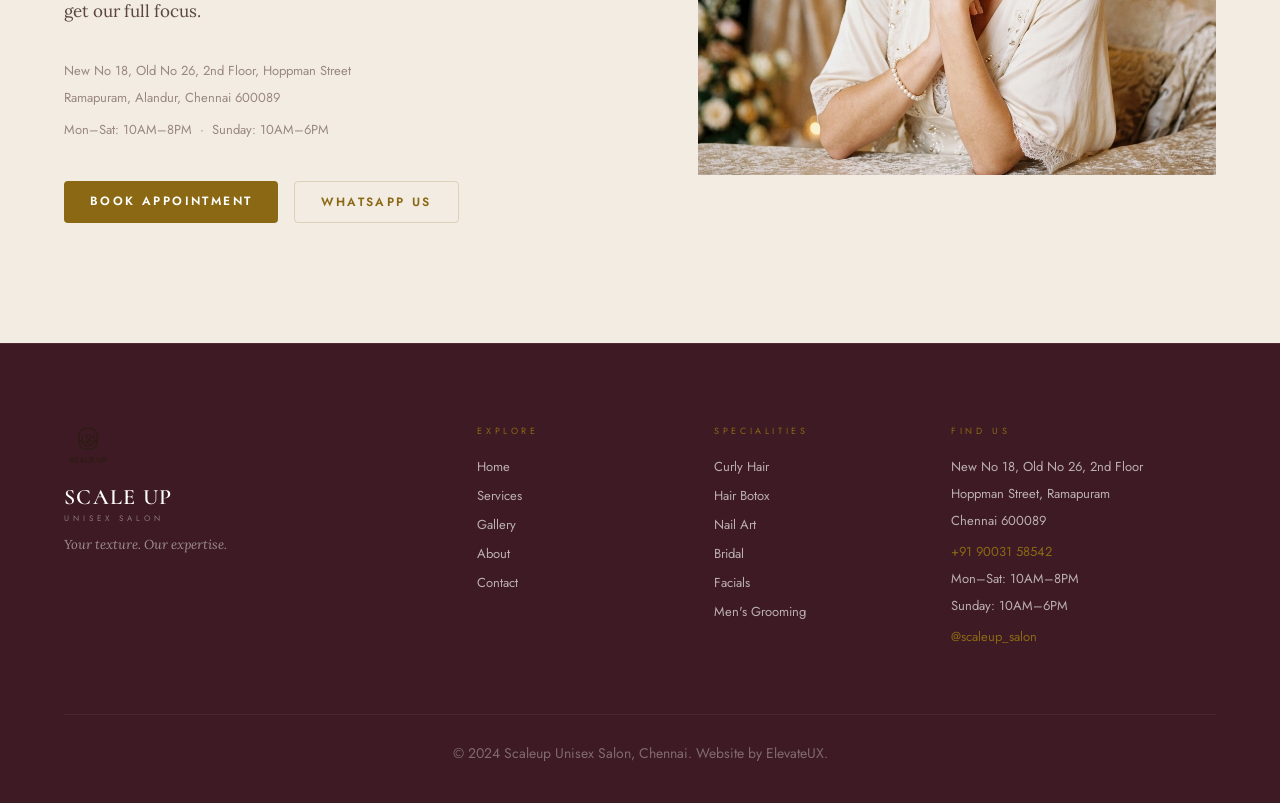
<file: about.html>
<!DOCTYPE html>
<html lang="en">
<head>
  <meta charset="UTF-8">
  <meta name="viewport" content="width=device-width, initial-scale=1.0">
  <meta name="description" content="About Scaleup Unisex Salon — women-owned, established 2002. Chennai's premier curly hair and beauty specialist with 840+ five-star reviews.">
  <title>About — Scaleup Unisex Salon</title>
  <link rel="stylesheet" href="css/style.css">
</head>
<body>

  <!-- NAVIGATION -->
  <nav class="nav" role="navigation" aria-label="Main navigation">
    <a href="index.html" class="nav-brand">
      <img src="images/scale up logo.png" alt="ScaleUp Unisex Salon" class="nav-logo">
      <div class="nav-brand-text">
        <span class="nav-brand-name">SCALE UP</span>
        <span class="nav-brand-sub">Unisex Salon</span>
      </div>
    </a>
    <ul class="nav-links">
      <li><a href="index.html">Home</a></li>
      <li><a href="services.html">Services</a></li>
      <li><a href="gallery.html">Gallery</a></li>
      <li><a href="about.html">About</a></li>
      <li><a href="contact.html">Contact</a></li>
    </ul>
    <a href="contact.html" class="nav-cta">Book Appointment</a>
    <button class="nav-hamburger" aria-label="Toggle menu">
      <span></span><span></span><span></span>
    </button>
  </nav>

  <div class="mobile-menu">
    <ul class="mobile-menu-links">
      <li><a href="index.html">Home</a></li>
      <li><a href="services.html">Services</a></li>
      <li><a href="gallery.html">Gallery</a></li>
      <li><a href="about.html">About</a></li>
      <li><a href="contact.html">Contact</a></li>
    </ul>
  </div>

  <!-- ABOUT HERO -->
  <header class="about-hero">
    <span class="label-text" style="margin-bottom:20px;display:block;">Est. 2002 · Ramapuram</span>
    <h1><span>Beauty Rooted<br>in Care.</span></h1>
  </header>

  <!-- FULL-WIDTH PARALLAX IMAGE -->
  <div class="about-hero-image-wrap">
    <img src="images/salon-wide.png" alt="Scaleup Salon full interior — chandeliers, elegant mirrors" class="about-hero-image">
  </div>

  <!-- ============================================================
       STORY SECTION
  ============================================================ -->
  <section class="about-story">
    <div class="about-story-inner">

      <!-- Sticky Timeline -->
      <aside class="about-timeline" aria-label="Scaleup history timeline">
        <div class="timeline-line">
          <div class="timeline-item">
            <p class="timeline-year">2002</p>
            <p class="timeline-event">Founded in Ramapuram by a solo stylist with a vision for inclusive beauty</p>
          </div>
          <div class="timeline-item">
            <p class="timeline-year">2010</p>
            <p class="timeline-event">Expanded team. Introduced advanced colour and keratin treatments</p>
          </div>
          <div class="timeline-item">
            <p class="timeline-year">2018</p>
            <p class="timeline-event">Became Chennai's first certified Deva and Rezo cut salon</p>
          </div>
          <div class="timeline-item">
            <p class="timeline-year">2022</p>
            <p class="timeline-event">Launched Russian Manicure service. 500+ five-star reviews</p>
          </div>
          <div class="timeline-item">
            <p class="timeline-year">2024</p>
            <p class="timeline-event">840+ Google reviews. South Chennai's most trusted premium salon</p>
          </div>
        </div>
      </aside>

      <!-- Story Text -->
      <div class="about-story-text">
        <span class="label-text">Our Story</span>
        <h2 class="reveal">Over two decades of getting it right.</h2>

        <p class="reveal reveal-delay-1">
          Scaleup Unisex Salon didn't begin as a business plan. It began as a belief —
          that every person who sits in your chair deserves to leave feeling
          understood. Not just styled. Understood. That belief has driven every
          decision we've made since 2002, and it's why our clients keep returning
          for years, not just visits.
        </p>

        <p class="reveal reveal-delay-2">
          We've built our reputation on texture intelligence. While most salons treat
          all hair the same, we've invested deeply in understanding the science of
          curl patterns, wave structures, and hair health. Our Deva and Rezo
          certifications aren't decorations — they're the result of real training,
          real practice, and a genuine commitment to doing the work correctly.
        </p>

        <p class="reveal reveal-delay-3">
          Scaleup is women-owned. We've always believed
          a salon should be a space where everyone belongs without qualification.
          Our team reflects that — diverse in background, unified in craft. Every
          visit is appointment-based, because your time and attention deserve respect.
        </p>
      </div>

    </div>
  </section>

  <!-- ============================================================
       WHAT WE STAND FOR — VALUES
  ============================================================ -->
  <section class="about-values">
    <div class="about-values-header">
      <span class="label-text">What We Stand For</span>
      <h2 class="about-values-headline reveal">Three principles.<br>Non-negotiable.</h2>
    </div>

    <div class="values-list">

      <div class="value-item reveal">
        <div class="value-num-bg" aria-hidden="true">01</div>
        <h3 class="value-name">Texture Intelligence</h3>
        <p class="value-desc">
          We study hair before we touch it. Every curl pattern, every wave structure,
          every porosity level is different. Our stylists are trained to read your
          hair's behaviour and respond accordingly — not apply a standard protocol and
          hope for the best.
        </p>
      </div>

      <div class="value-item reveal reveal-delay-1">
        <div class="value-num-bg" aria-hidden="true">02</div>
        <h3 class="value-name">Premium Formulas Only</h3>
        <p class="value-desc">
          We don't compromise on products. Every formula we use is vegan-certified,
          ammonia-free where possible, and tested for long-term hair health — not just
          short-term shine. If it doesn't meet our standard, it doesn't touch your hair.
        </p>
      </div>

      <div class="value-item reveal reveal-delay-2">
        <div class="value-num-bg" aria-hidden="true">03</div>
        <h3 class="value-name">Every Visit, An Experience</h3>
        <p class="value-desc">
          Appointment-based only, because your time is not a queue number. You get
          a stylist's full attention, a proper consultation, and a result you can
          trust. We don't rush. We don't cut corners. We don't treat regulars
          differently to new clients. Everyone deserves the same standard.
        </p>
      </div>

    </div>
  </section>

  <!-- ============================================================
       FOUNDERS
  ============================================================ -->
  <section class="about-team team">
    <div class="team-inner">
      <span class="label-text team-label">Founders</span>
      <h2 class="team-headline reveal">The people behind the work.</h2>
      <p class="team-sub reveal reveal-delay-1">
        Two decades of expertise, one shared standard: every client leaves better than they arrived.
      </p>

      <div class="team-grid founders-grid">

        <div class="stylist-card reveal">
          <div class="stylist-img-wrap">
            <img src="images/venisha co founder.jpg" alt="Venisa — Co-Founder, Scaleup Unisex Salon" class="stylist-img">
          </div>
          <div class="stylist-info">
            <p class="stylist-role">Co-Founder</p>
            <h3 class="stylist-name">Venisa</h3>
            <p class="stylist-specialty">Curly Hair Specialist · Bridal · Advanced Colour</p>
            <p class="stylist-bio">Deva and Rezo certified. Built Scaleup from a single chair into Chennai's most-reviewed premium salon. Known for results that understand your hair first.</p>
          </div>
        </div>

        <div class="stylist-card reveal reveal-delay-2">
          <div class="stylist-img-wrap stylist-img-wrap--initials">
            <div class="stylist-initials" aria-hidden="true">ST</div>
          </div>
          <div class="stylist-info">
            <p class="stylist-role">Salon Director · Industry Expert since 2002</p>
            <h3 class="stylist-name">Sunith Trikha</h3>
            <p class="stylist-specialty">Salon Operations · Men's Grooming · Hair Architecture</p>
            <p class="stylist-bio">Over two decades in the beauty industry. The operational backbone of Scaleup — ensuring every system, standard, and experience stays at its highest level.</p>
          </div>
        </div>

      </div>
    </div>
  </section>

  <!-- CTA SECTION -->
  <section class="cta-section">
    <div class="cta-inner">
      <div class="cta-left">
        <span class="label-text cta-label">Book Your Visit</span>
        <h2 class="cta-headline reveal">Come see what 840 five-star reviews look like in person.</h2>
        <div class="cta-divider reveal reveal-delay-1"></div>
        <p class="cta-body reveal reveal-delay-2">
          Walk in with your goals. Walk out with results that respect your hair's health,
          your time, and your individuality. Appointment-based — so you get our full focus.
        </p>
        <div class="cta-address reveal reveal-delay-3">
          <p>New No 18, Old No 26, 2nd Floor, Hoppman Street</p>
          <p>Ramapuram, Alandur, Chennai 600089</p>
          <p style="margin-top:8px">Mon–Sat: 10AM–8PM &nbsp;·&nbsp; Sunday: 10AM–6PM</p>
        </div>
        <div class="cta-buttons reveal reveal-delay-4">
          <a href="contact.html" class="btn-primary">Book Appointment</a>
          <a href="https://wa.me/919003158542" target="_blank" rel="noopener" class="btn-secondary">WhatsApp Us</a>
        </div>
      </div>
      <div class="cta-right reveal reveal-delay-2">
        <img src="images/gallery.png" alt="Scaleup Salon interior" class="cta-img">
      </div>
    </div>
  </section>

  <!-- FOOTER -->
  <footer>
    <div class="footer-grid">
      <div>
        <img src="images/scale up logo.png" alt="ScaleUp Unisex Salon" class="footer-logo-img">
        <span class="footer-brand-name">SCALE UP</span>
        <span class="footer-brand-sub">Unisex Salon</span>
        <span class="footer-tagline">Your texture. Our expertise.</span>
      </div>
      <div>
        <span class="footer-col-label">Explore</span>
        <ul class="footer-links">
          <li><a href="index.html">Home</a></li>
          <li><a href="services.html">Services</a></li>
          <li><a href="gallery.html">Gallery</a></li>
          <li><a href="about.html">About</a></li>
          <li><a href="contact.html">Contact</a></li>
        </ul>
      </div>
      <div>
        <span class="footer-col-label">Specialities</span>
        <ul class="footer-links">
          <li><a href="services.html">Curly Hair</a></li>
          <li><a href="services.html">Hair Botox</a></li>
          <li><a href="services.html">Nail Art</a></li>
          <li><a href="services.html">Bridal</a></li>
          <li><a href="services.html">Facials</a></li>
          <li><a href="services.html">Men's Grooming</a></li>
        </ul>
      </div>
      <div>
        <span class="footer-col-label">Find Us</span>
        <p class="footer-contact-item">New No 18, Old No 26, 2nd Floor</p>
        <p class="footer-contact-item">Hoppman Street, Ramapuram</p>
        <p class="footer-contact-item">Chennai 600089</p>
        <a href="tel:+919003158542" class="footer-contact-item highlight" style="margin-top:12px">+91 90031 58542</a>
        <p class="footer-contact-item" style="margin-top:8px">Mon–Sat: 10AM–8PM</p>
        <p class="footer-contact-item">Sunday: 10AM–6PM</p>
        <a href="https://instagram.com/scaleup_salon" target="_blank" rel="noopener" class="footer-contact-item highlight" style="margin-top:12px">@scaleup_salon</a>
      </div>
    </div>
    <div class="footer-bottom">
      <p>© 2024 Scaleup Unisex Salon, Chennai. Website by ElevateUX.</p>
    </div>
  </footer>

  <script src="js/main.js"></script>
</body>
</html>
</file>
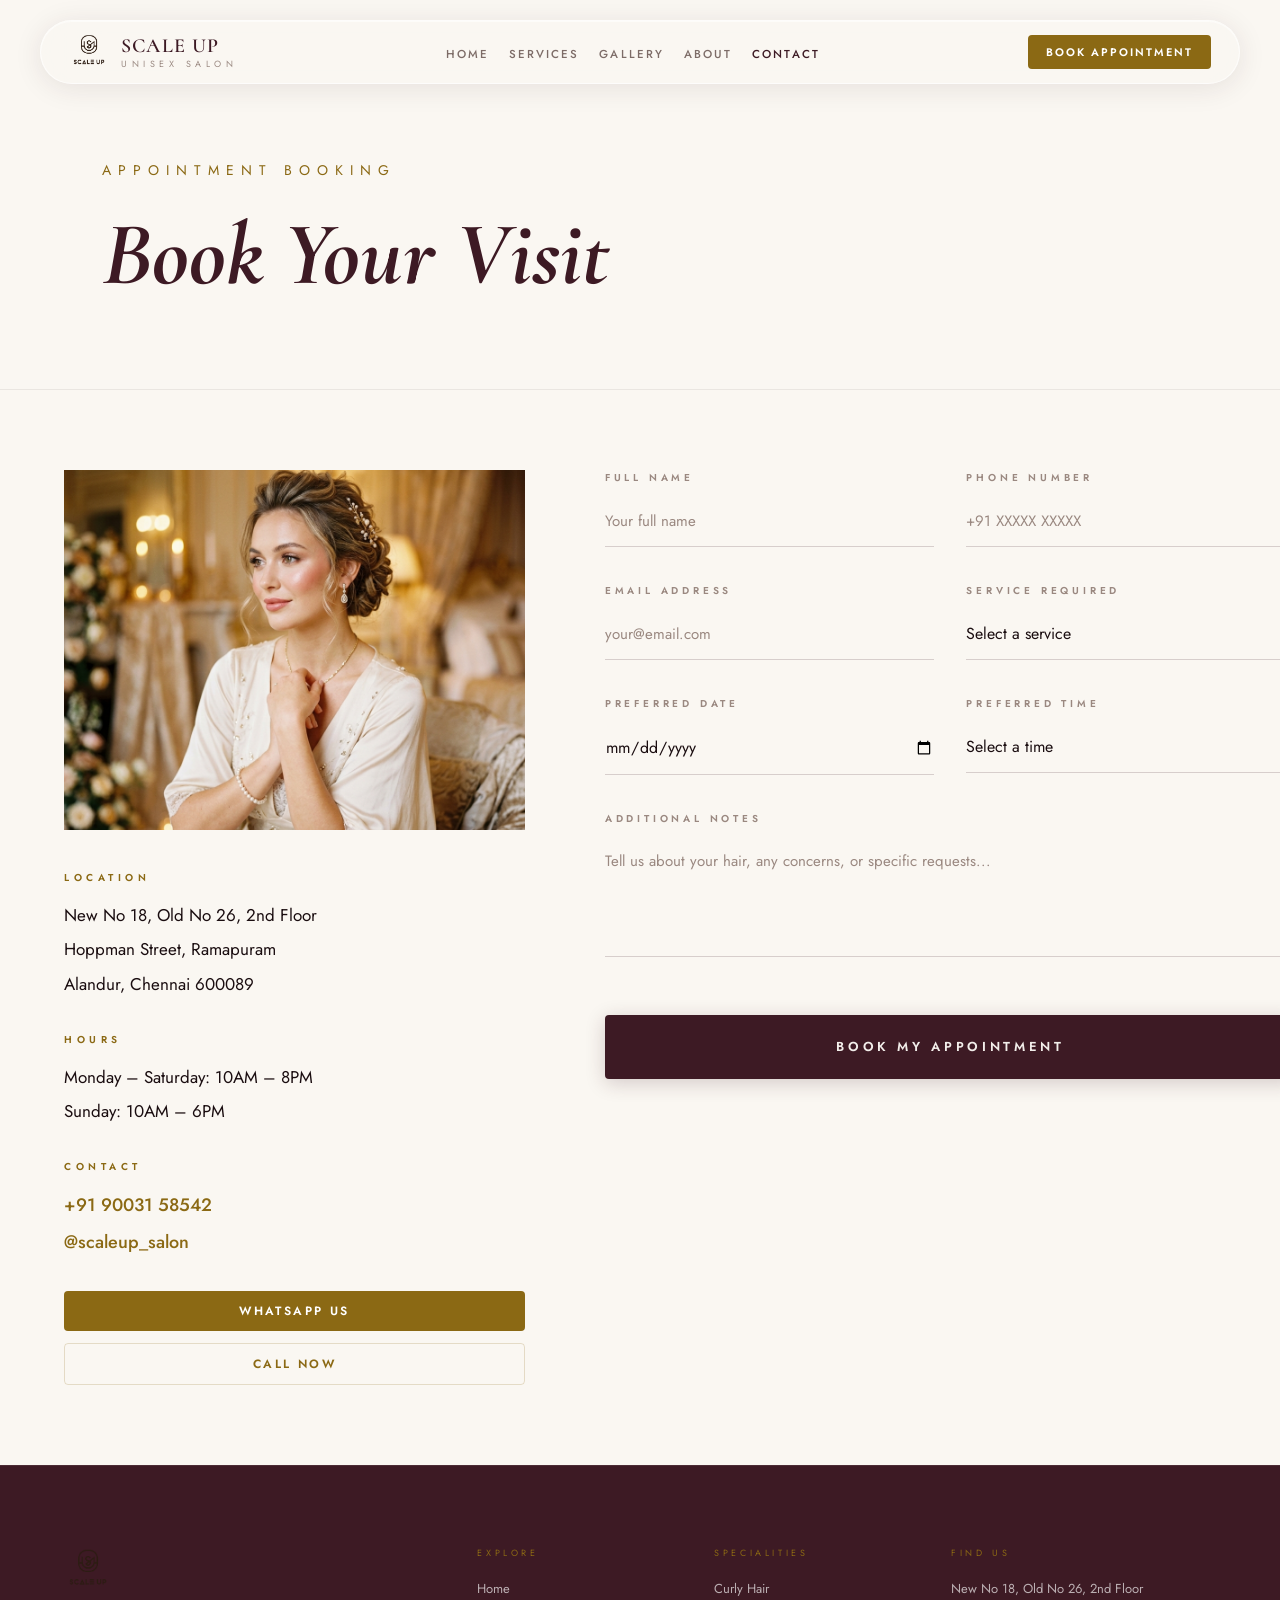
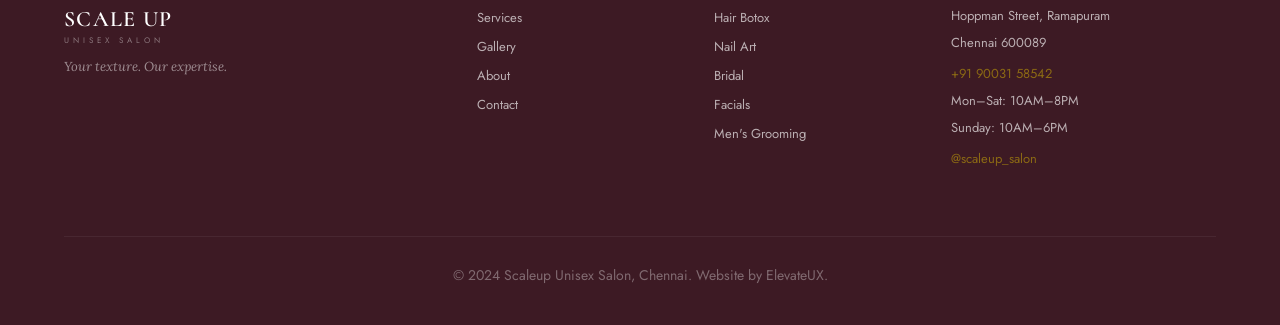
<file: contact.html>
<!DOCTYPE html>
<html lang="en">
<head>
  <meta charset="UTF-8">
  <meta name="viewport" content="width=device-width, initial-scale=1.0">
  <meta name="description" content="Book your appointment at Scaleup Unisex Salon, Ramapuram, Chennai. Call +91 90031 58542 or WhatsApp us. Mon–Sat 10AM–8PM, Sun 10AM–6PM.">
  <title>Book Appointment — Scaleup Unisex Salon</title>
  <link rel="stylesheet" href="css/style.css">
</head>
<body>

  <!-- NAVIGATION -->
  <nav class="nav" role="navigation" aria-label="Main navigation">
    <a href="index.html" class="nav-brand">
      <img src="images/scale up logo.png" alt="ScaleUp Unisex Salon" class="nav-logo">
      <div class="nav-brand-text">
        <span class="nav-brand-name">SCALE UP</span>
        <span class="nav-brand-sub">Unisex Salon</span>
      </div>
    </a>
    <ul class="nav-links">
      <li><a href="index.html">Home</a></li>
      <li><a href="services.html">Services</a></li>
      <li><a href="gallery.html">Gallery</a></li>
      <li><a href="about.html">About</a></li>
      <li><a href="contact.html">Contact</a></li>
    </ul>
    <a href="contact.html" class="nav-cta">Book Appointment</a>
    <button class="nav-hamburger" aria-label="Toggle menu">
      <span></span><span></span><span></span>
    </button>
  </nav>

  <div class="mobile-menu">
    <ul class="mobile-menu-links">
      <li><a href="index.html">Home</a></li>
      <li><a href="services.html">Services</a></li>
      <li><a href="gallery.html">Gallery</a></li>
      <li><a href="about.html">About</a></li>
      <li><a href="contact.html">Contact</a></li>
    </ul>
  </div>

  <!-- CONTACT HERO -->
  <header class="contact-hero">
    <span class="label-text" style="margin-bottom:20px;display:block;">Appointment Booking</span>
    <h1><span>Book Your Visit</span></h1>
  </header>

  <!-- ============================================================
       CONTACT SECTION
  ============================================================ -->
  <section class="contact-section">
    <div class="contact-inner">

      <!-- LEFT: Info -->
      <div class="contact-info reveal">
        <img src="images/gallery.png" alt="Scaleup Salon interior — pink chairs, mirrors" class="contact-salon-img">

        <span class="contact-info-label">Location</span>
        <div class="contact-detail">
          <p>New No 18, Old No 26, 2nd Floor</p>
          <p>Hoppman Street, Ramapuram</p>
          <p>Alandur, Chennai 600089</p>
        </div>

        <span class="contact-info-label">Hours</span>
        <div class="contact-detail">
          <p>Monday – Saturday: 10AM – 8PM</p>
          <p>Sunday: 10AM – 6PM</p>
        </div>

        <span class="contact-info-label">Contact</span>
        <div class="contact-detail">
          <p><a href="tel:+919003158542">+91 90031 58542</a></p>
          <p><a href="https://instagram.com/scaleup_salon" target="_blank" rel="noopener">@scaleup_salon</a></p>
        </div>

        <div class="contact-actions">
          <a href="https://wa.me/919003158542" target="_blank" rel="noopener" class="btn-primary" style="text-align:center;">
            WhatsApp Us
          </a>
          <a href="tel:+919003158542" class="btn-secondary" style="text-align:center;">
            Call Now
          </a>
        </div>
      </div>

      <!-- RIGHT: Form -->
      <div class="contact-form reveal reveal-delay-2">
        <form class="booking-form" action="#" method="post" novalidate>
          <div class="form-grid">

            <div class="form-group">
              <label class="form-label" for="name">Full Name</label>
              <input
                type="text"
                id="name"
                name="name"
                class="form-input"
                placeholder="Your full name"
                required
                autocomplete="name"
              >
            </div>

            <div class="form-group">
              <label class="form-label" for="phone">Phone Number</label>
              <input
                type="tel"
                id="phone"
                name="phone"
                class="form-input"
                placeholder="+91 XXXXX XXXXX"
                required
                autocomplete="tel"
              >
            </div>

            <div class="form-group">
              <label class="form-label" for="email">Email Address</label>
              <input
                type="email"
                id="email"
                name="email"
                class="form-input"
                placeholder="your@email.com"
                autocomplete="email"
              >
            </div>

            <div class="form-group">
              <label class="form-label" for="service">Service Required</label>
              <select id="service" name="service" class="form-select" required>
                <option value="" disabled selected>Select a service</option>
                <option value="curly-hair">Curly Hair — Deva / Rezo Cut</option>
                <option value="hair-botox">Hair Botox Treatment</option>
                <option value="keratin">Keratin Smoothing</option>
                <option value="hair-colour">Hair Colour / Balayage</option>
                <option value="russian-manicure">Russian Manicure</option>
                <option value="nail-art">Nail Art &amp; Extensions</option>
                <option value="bridal-makeup">Bridal Makeup</option>
                <option value="bridal-package">Complete Bridal Package</option>
                <option value="facial">Advanced Facial</option>
                <option value="mens-cut">Men's Haircut</option>
                <option value="mens-combo">Men's Hair + Beard</option>
                <option value="other">Other / Consultation</option>
              </select>
            </div>

            <div class="form-group">
              <label class="form-label" for="date">Preferred Date</label>
              <input
                type="date"
                id="date"
                name="date"
                class="form-input"
                min=""
                required
              >
            </div>

            <div class="form-group">
              <label class="form-label" for="time">Preferred Time</label>
              <select id="time" name="time" class="form-select" required>
                <option value="" disabled selected>Select a time</option>
                <option value="10:00">10:00 AM</option>
                <option value="11:00">11:00 AM</option>
                <option value="12:00">12:00 PM</option>
                <option value="13:00">1:00 PM</option>
                <option value="14:00">2:00 PM</option>
                <option value="15:00">3:00 PM</option>
                <option value="16:00">4:00 PM</option>
                <option value="17:00">5:00 PM</option>
                <option value="18:00">6:00 PM</option>
                <option value="19:00">7:00 PM</option>
              </select>
            </div>

            <div class="form-group full-width">
              <label class="form-label" for="message">Additional Notes</label>
              <textarea
                id="message"
                name="message"
                class="form-textarea"
                placeholder="Tell us about your hair, any concerns, or specific requests..."
                rows="4"
              ></textarea>
            </div>

          </div>

          <button type="submit" class="form-submit">Book My Appointment</button>

        </form>
      </div>

    </div>
  </section>

  <!-- FOOTER -->
  <footer>
    <div class="footer-grid">
      <div>
        <img src="images/scale up logo.png" alt="ScaleUp Unisex Salon" class="footer-logo-img">
        <span class="footer-brand-name">SCALE UP</span>
        <span class="footer-brand-sub">Unisex Salon</span>
        <span class="footer-tagline">Your texture. Our expertise.</span>
      </div>
      <div>
        <span class="footer-col-label">Explore</span>
        <ul class="footer-links">
          <li><a href="index.html">Home</a></li>
          <li><a href="services.html">Services</a></li>
          <li><a href="gallery.html">Gallery</a></li>
          <li><a href="about.html">About</a></li>
          <li><a href="contact.html">Contact</a></li>
        </ul>
      </div>
      <div>
        <span class="footer-col-label">Specialities</span>
        <ul class="footer-links">
          <li><a href="services.html">Curly Hair</a></li>
          <li><a href="services.html">Hair Botox</a></li>
          <li><a href="services.html">Nail Art</a></li>
          <li><a href="services.html">Bridal</a></li>
          <li><a href="services.html">Facials</a></li>
          <li><a href="services.html">Men's Grooming</a></li>
        </ul>
      </div>
      <div>
        <span class="footer-col-label">Find Us</span>
        <p class="footer-contact-item">New No 18, Old No 26, 2nd Floor</p>
        <p class="footer-contact-item">Hoppman Street, Ramapuram</p>
        <p class="footer-contact-item">Chennai 600089</p>
        <a href="tel:+919003158542" class="footer-contact-item highlight" style="margin-top:12px">+91 90031 58542</a>
        <p class="footer-contact-item" style="margin-top:8px">Mon–Sat: 10AM–8PM</p>
        <p class="footer-contact-item">Sunday: 10AM–6PM</p>
        <a href="https://instagram.com/scaleup_salon" target="_blank" rel="noopener" class="footer-contact-item highlight" style="margin-top:12px">@scaleup_salon</a>
      </div>
    </div>
    <div class="footer-bottom">
      <p>© 2024 Scaleup Unisex Salon, Chennai. Website by ElevateUX.</p>
    </div>
  </footer>

  <script src="js/main.js"></script>
  <script>
    // Set minimum date to today so past dates cannot be selected
    const dateInput = document.getElementById('date');
    if (dateInput) {
      dateInput.setAttribute('min', new Date().toISOString().split('T')[0]);
    }
  </script>
</body>
</html>
</file>
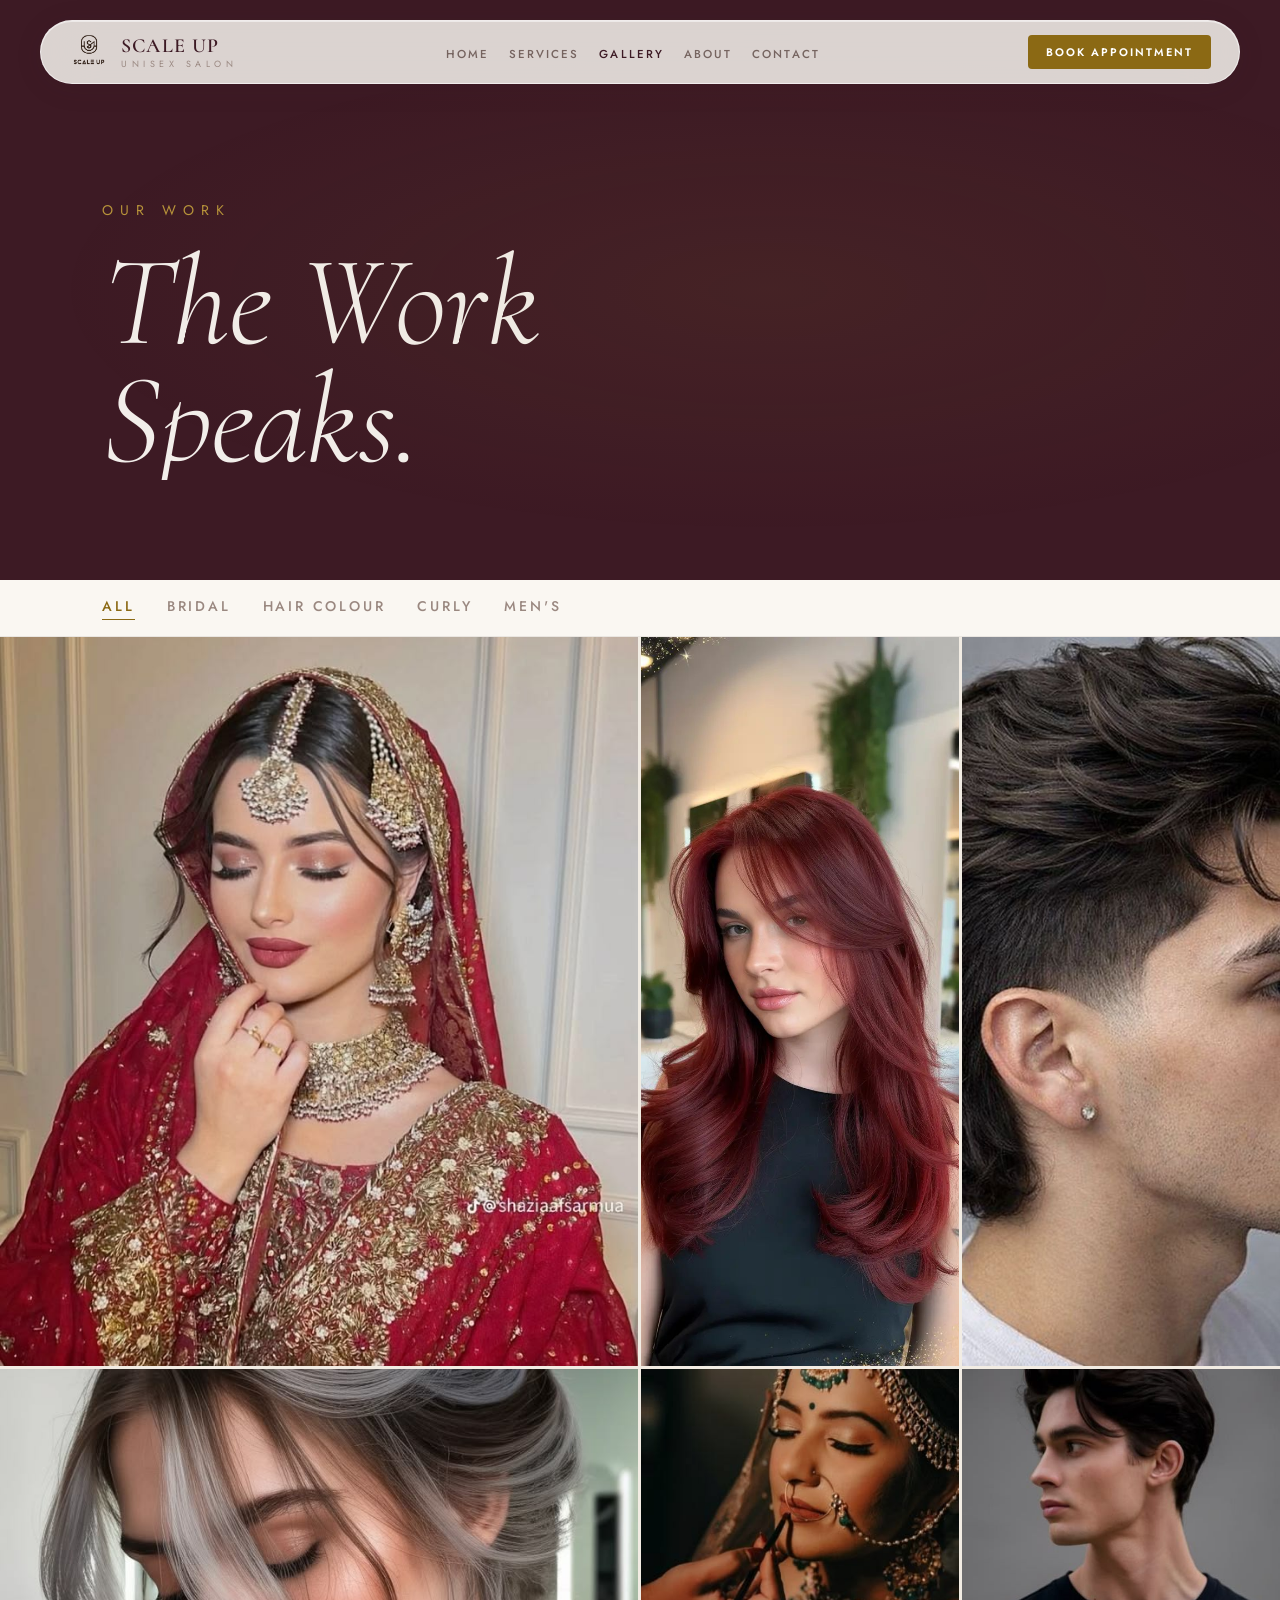
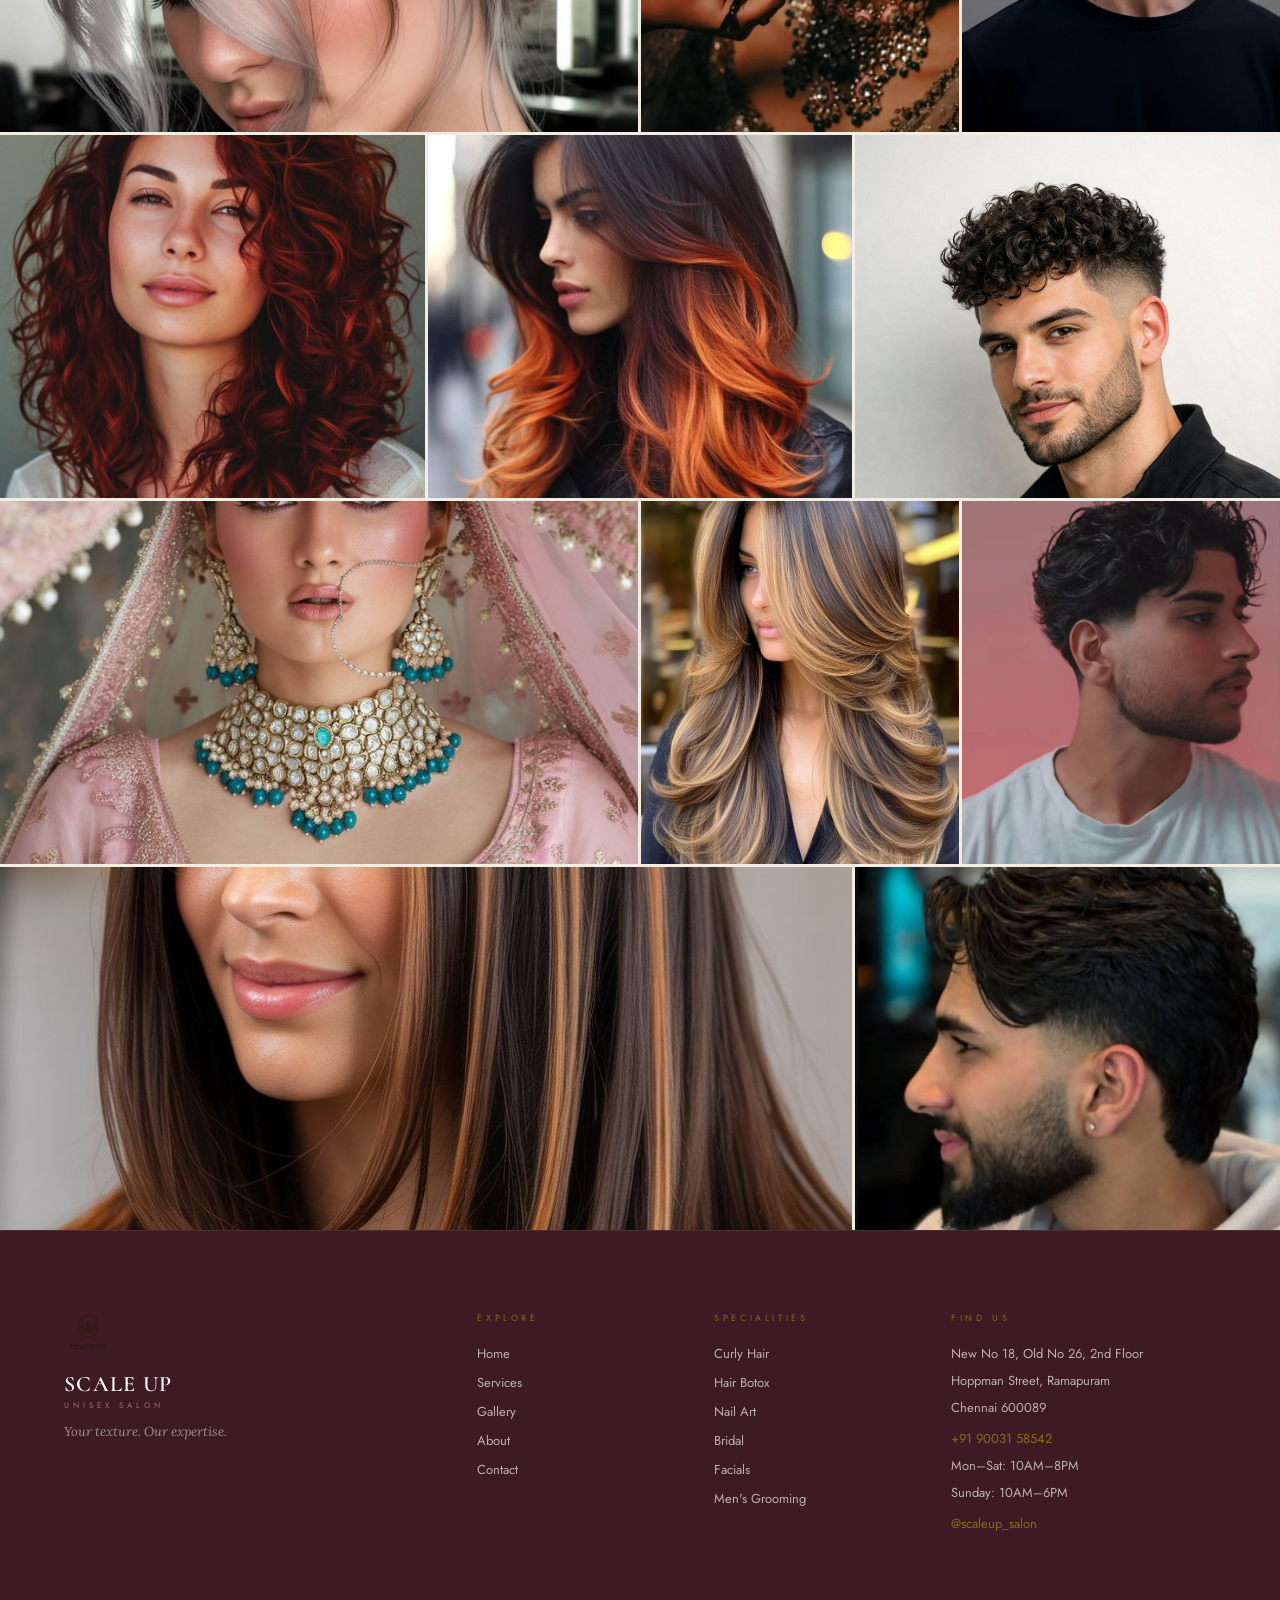
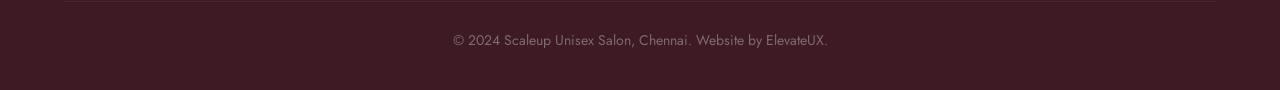
<file: gallery.html>
<!DOCTYPE html>
<html lang="en">
<head>
  <meta charset="UTF-8">
  <meta name="viewport" content="width=device-width, initial-scale=1.0">
  <meta name="description" content="Scaleup Unisex Salon gallery — bridal makeup, curly hair results, hair colour, men's cuts. Chennai's premium beauty destination.">
  <title>Gallery — Scaleup Unisex Salon</title>
  <link rel="stylesheet" href="css/style.css">
</head>
<body>

  <!-- NAVIGATION -->
  <nav class="nav" role="navigation" aria-label="Main navigation">
    <a href="index.html" class="nav-brand">
      <img src="images/scale up logo.png" alt="ScaleUp Unisex Salon" class="nav-logo">
      <div class="nav-brand-text">
        <span class="nav-brand-name">SCALE UP</span>
        <span class="nav-brand-sub">Unisex Salon</span>
      </div>
    </a>
    <ul class="nav-links">
      <li><a href="index.html">Home</a></li>
      <li><a href="services.html">Services</a></li>
      <li><a href="gallery.html">Gallery</a></li>
      <li><a href="about.html">About</a></li>
      <li><a href="contact.html">Contact</a></li>
    </ul>
    <a href="contact.html" class="nav-cta">Book Appointment</a>
    <button class="nav-hamburger" aria-label="Toggle menu">
      <span></span><span></span><span></span>
    </button>
  </nav>

  <div class="mobile-menu">
    <ul class="mobile-menu-links">
      <li><a href="index.html">Home</a></li>
      <li><a href="services.html">Services</a></li>
      <li><a href="gallery.html">Gallery</a></li>
      <li><a href="about.html">About</a></li>
      <li><a href="contact.html">Contact</a></li>
    </ul>
  </div>

  <!-- GALLERY HERO -->
  <header class="gallery-hero">
    <span class="label-text" style="margin-bottom:24px;display:block;">Our Work</span>
    <h1><span>The Work<br>Speaks.</span></h1>
  </header>

  <!-- FILTER BAR -->
  <div class="gallery-filter-bar" role="tablist" aria-label="Filter gallery by category">
    <button class="filter-btn active" data-filter="all" role="tab" aria-selected="true">All</button>
    <button class="filter-btn" data-filter="bridal" role="tab" aria-selected="false">Bridal</button>
    <button class="filter-btn" data-filter="colour" role="tab" aria-selected="false">Hair Colour</button>
    <button class="filter-btn" data-filter="curly" role="tab" aria-selected="false">Curly</button>
    <button class="filter-btn" data-filter="mens" role="tab" aria-selected="false">Men's</button>
  </div>

  <!--
    EDITORIAL GALLERY GRID — 12 columns, each row sums to exactly 12 cols.
    Row 1–3 : 6 + 3 + 3 = 12
    Row 4–5 : 6 + 3 + 3 = 12
    Row 6–7 : 4 + 4 + 4 = 12
    Row 8–9 : 6 + 3 + 3 = 12
    Row 10–11: 8 + 4     = 12
    No gaps — dark background never shows through.
  -->
  <main class="gallery-editorial" aria-label="Gallery grid">

    <!-- Row 1–3 -->
    <div class="ge-item ge-xl" data-category="bridal">
      <img src="images/bridal 1.jpg" alt="Bridal look — red lehenga with gold jewellery" loading="lazy">
      <div class="ge-overlay">
        <span class="ge-cat">Bridal</span>
        <span class="ge-title">Red Lehenga Bridal</span>
      </div>
    </div>

    <div class="ge-item ge-portrait" data-category="colour">
      <img src="images/color 1.jpg" alt="Hair colour — deep red auburn" loading="lazy">
      <div class="ge-overlay">
        <span class="ge-cat">Hair Colour</span>
        <span class="ge-title">Deep Auburn Red</span>
      </div>
    </div>

    <div class="ge-item ge-portrait" data-category="mens">
      <img src="images/men 1.jpg" alt="Men's cut — modern fade" loading="lazy">
      <div class="ge-overlay">
        <span class="ge-cat">Men's Grooming</span>
        <span class="ge-title">Modern Fade</span>
      </div>
    </div>

    <!-- Row 4–5 -->
    <div class="ge-item ge-wide" data-category="colour">
      <img src="images/color 2.jpg" alt="Hair colour — silver grey toned" loading="lazy">
      <div class="ge-overlay">
        <span class="ge-cat">Hair Colour</span>
        <span class="ge-title">Silver Toning</span>
      </div>
    </div>

    <div class="ge-item ge-med" data-category="bridal">
      <img src="images/bridal 2.jpg" alt="Bridal makeup — dramatic eyes" loading="lazy">
      <div class="ge-overlay">
        <span class="ge-cat">Bridal</span>
        <span class="ge-title">Dramatic Eye</span>
      </div>
    </div>

    <div class="ge-item ge-med" data-category="mens">
      <img src="images/men 2.jpg" alt="Men's cut — textured top" loading="lazy">
      <div class="ge-overlay">
        <span class="ge-cat">Men's Grooming</span>
        <span class="ge-title">Textured Crop</span>
      </div>
    </div>

    <!-- Row 6–7 -->
    <div class="ge-item ge-sm" data-category="curly">
      <img src="images/scale curly.jpg" alt="Curly hair Deva cut result" loading="lazy">
      <div class="ge-overlay">
        <span class="ge-cat">Curly Hair</span>
        <span class="ge-title">Deva Cut</span>
      </div>
    </div>

    <div class="ge-item ge-sm" data-category="colour">
      <img src="images/color 3.jpg" alt="Hair colour — burnt orange copper" loading="lazy">
      <div class="ge-overlay">
        <span class="ge-cat">Hair Colour</span>
        <span class="ge-title">Copper Balayage</span>
      </div>
    </div>

    <div class="ge-item ge-sm" data-category="mens">
      <img src="images/men 3.jpg" alt="Men's cut — curly textured" loading="lazy">
      <div class="ge-overlay">
        <span class="ge-cat">Men's Grooming</span>
        <span class="ge-title">Curly Textured</span>
      </div>
    </div>

    <!-- Row 8–9 -->
    <div class="ge-item ge-wide" data-category="bridal">
      <img src="images/bridal 3.jpg" alt="Bridal look — pink lehenga" loading="lazy">
      <div class="ge-overlay">
        <span class="ge-cat">Bridal</span>
        <span class="ge-title">Pink Lehenga Bridal</span>
      </div>
    </div>

    <div class="ge-item ge-med" data-category="curly">
      <img src="images/scale wavy.jpg" alt="Wavy hair balayage result" loading="lazy">
      <div class="ge-overlay">
        <span class="ge-cat">Wavy Hair</span>
        <span class="ge-title">Balayage &amp; Waves</span>
      </div>
    </div>

    <div class="ge-item ge-med" data-category="mens">
      <img src="images/men 4.jpg" alt="Men's cut — buzz fade" loading="lazy">
      <div class="ge-overlay">
        <span class="ge-cat">Men's Grooming</span>
        <span class="ge-title">Buzz Fade</span>
      </div>
    </div>

    <!-- Row 10–11 -->
    <div class="ge-item ge-row" data-category="curly">
      <img src="images/scale straight.jpg" alt="Straight sleek keratin result" loading="lazy">
      <div class="ge-overlay">
        <span class="ge-cat">Straight &amp; Sleek</span>
        <span class="ge-title">Keratin Treatment</span>
      </div>
    </div>

    <div class="ge-item ge-sm" data-category="mens">
      <img src="images/men 5.jpg" alt="Men's cut — side profile clean" loading="lazy">
      <div class="ge-overlay">
        <span class="ge-cat">Men's Grooming</span>
        <span class="ge-title">Side Profile Cut</span>
      </div>
    </div>

  </main>

  <!-- FOOTER -->
  <footer>
    <div class="footer-grid">
      <div>
        <img src="images/scale up logo.png" alt="ScaleUp Unisex Salon" class="footer-logo-img">
        <span class="footer-brand-name">SCALE UP</span>
        <span class="footer-brand-sub">Unisex Salon</span>
        <span class="footer-tagline">Your texture. Our expertise.</span>
      </div>
      <div>
        <span class="footer-col-label">Explore</span>
        <ul class="footer-links">
          <li><a href="index.html">Home</a></li>
          <li><a href="services.html">Services</a></li>
          <li><a href="gallery.html">Gallery</a></li>
          <li><a href="about.html">About</a></li>
          <li><a href="contact.html">Contact</a></li>
        </ul>
      </div>
      <div>
        <span class="footer-col-label">Specialities</span>
        <ul class="footer-links">
          <li><a href="services.html">Curly Hair</a></li>
          <li><a href="services.html">Hair Botox</a></li>
          <li><a href="services.html">Nail Art</a></li>
          <li><a href="services.html">Bridal</a></li>
          <li><a href="services.html">Facials</a></li>
          <li><a href="services.html">Men's Grooming</a></li>
        </ul>
      </div>
      <div>
        <span class="footer-col-label">Find Us</span>
        <p class="footer-contact-item">New No 18, Old No 26, 2nd Floor</p>
        <p class="footer-contact-item">Hoppman Street, Ramapuram</p>
        <p class="footer-contact-item">Chennai 600089</p>
        <a href="tel:+919003158542" class="footer-contact-item highlight" style="margin-top:12px">+91 90031 58542</a>
        <p class="footer-contact-item" style="margin-top:8px">Mon–Sat: 10AM–8PM</p>
        <p class="footer-contact-item">Sunday: 10AM–6PM</p>
        <a href="https://instagram.com/scaleup_salon" target="_blank" rel="noopener" class="footer-contact-item highlight" style="margin-top:12px">@scaleup_salon</a>
      </div>
    </div>
    <div class="footer-bottom">
      <p>© 2024 Scaleup Unisex Salon, Chennai. Website by ElevateUX.</p>
    </div>
  </footer>

  <script src="js/main.js"></script>
</body>
</html>
</file>
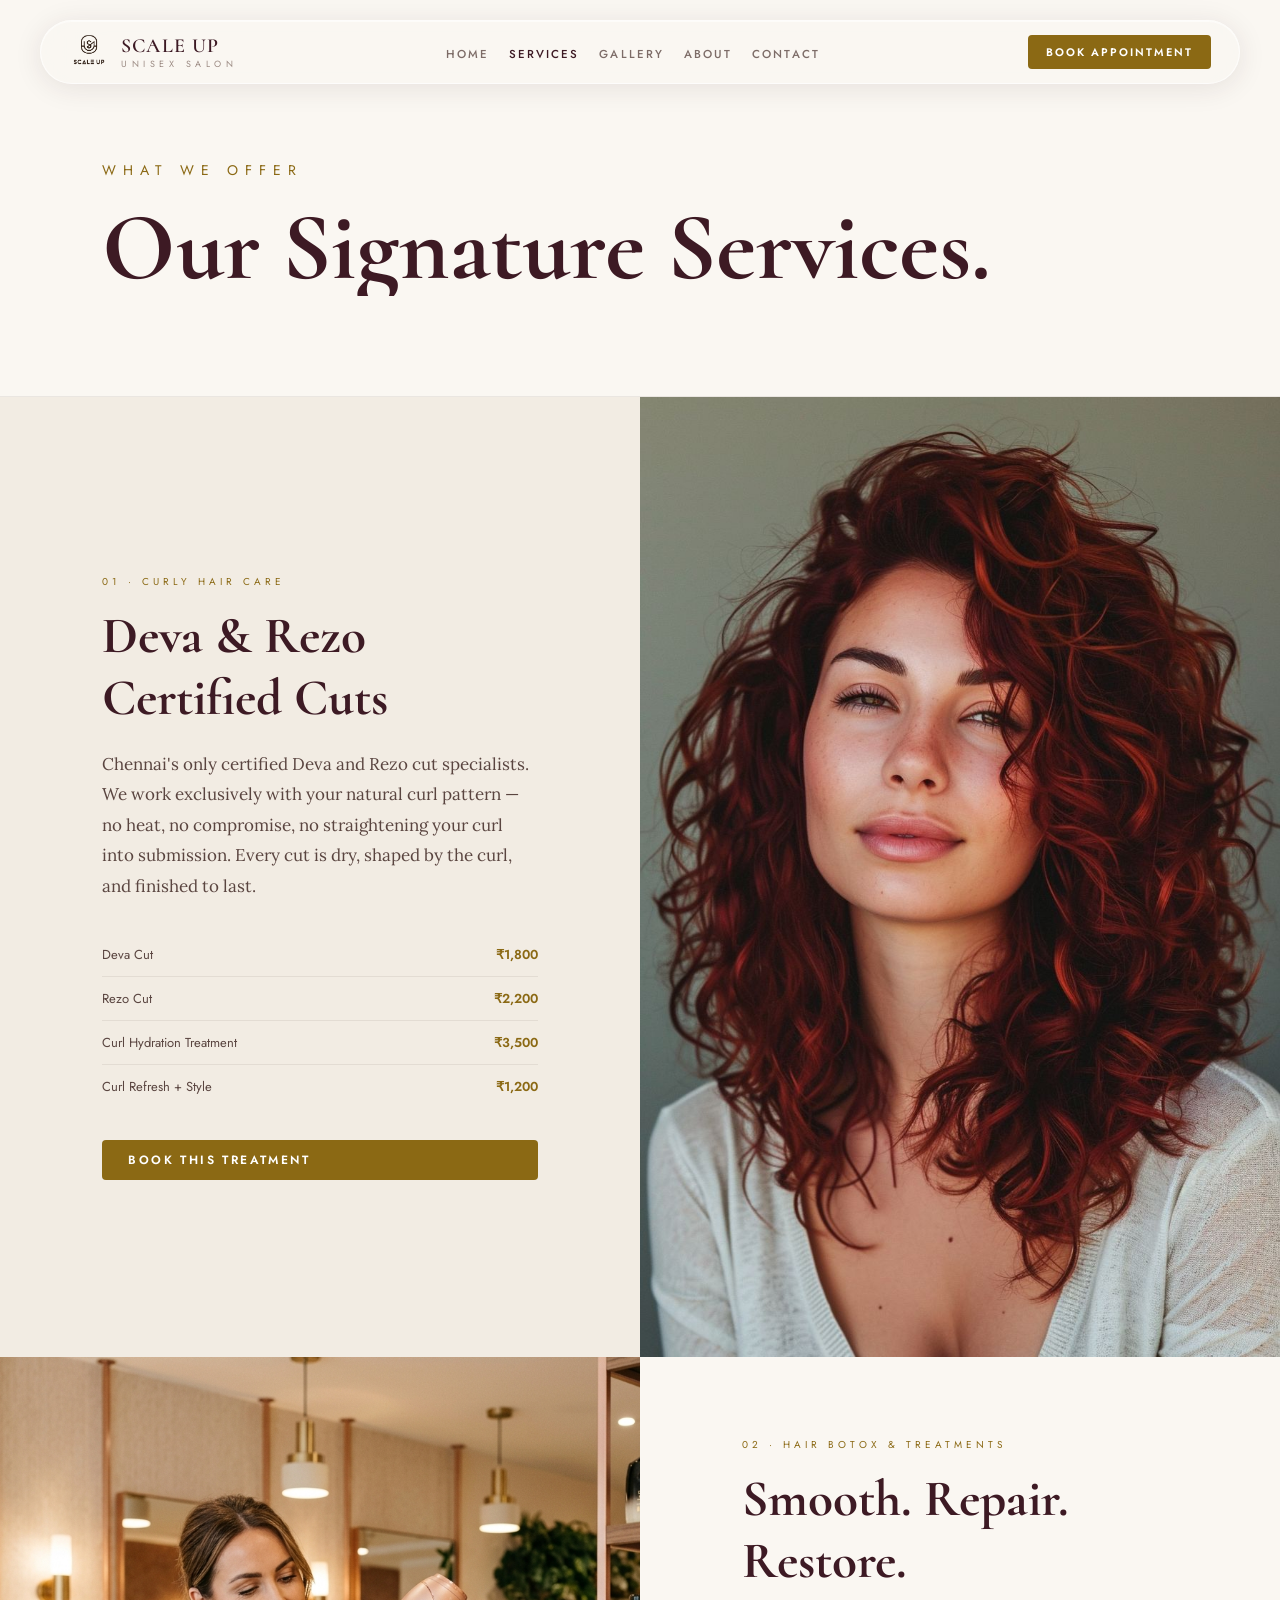
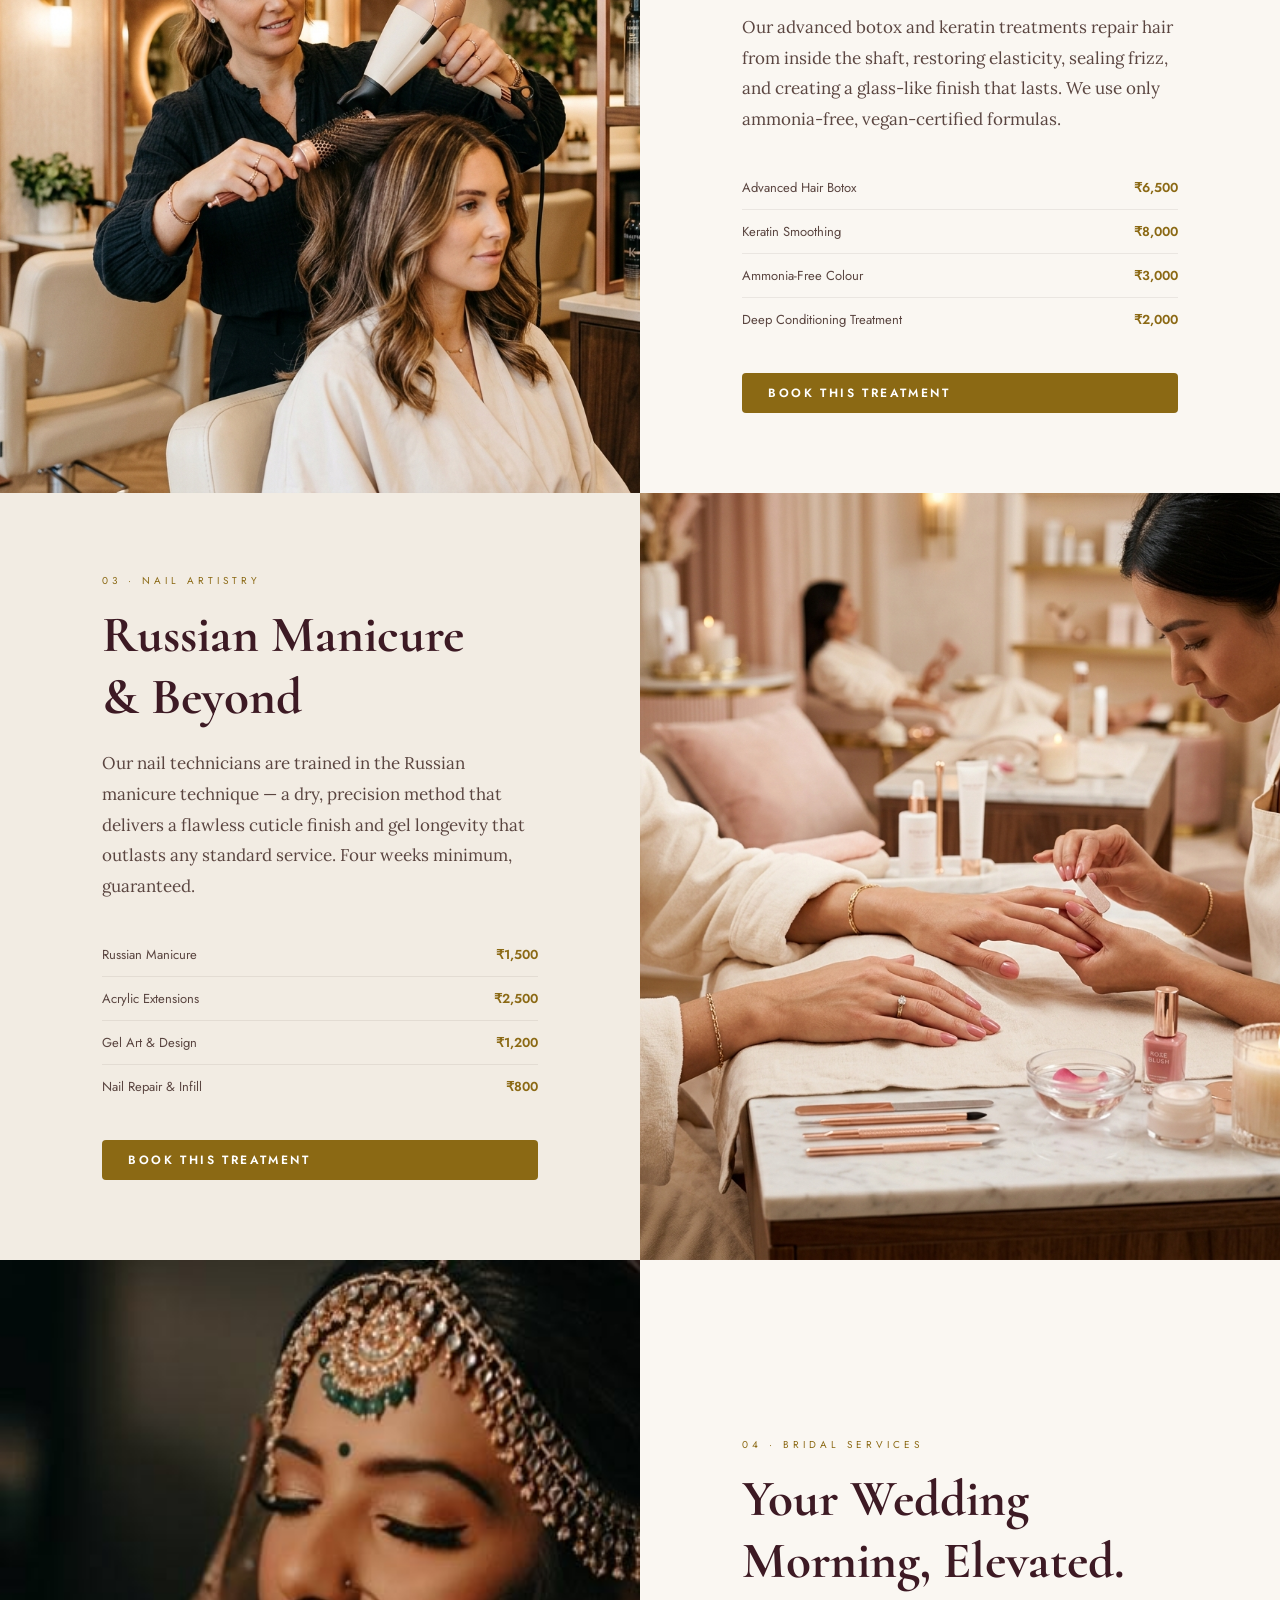
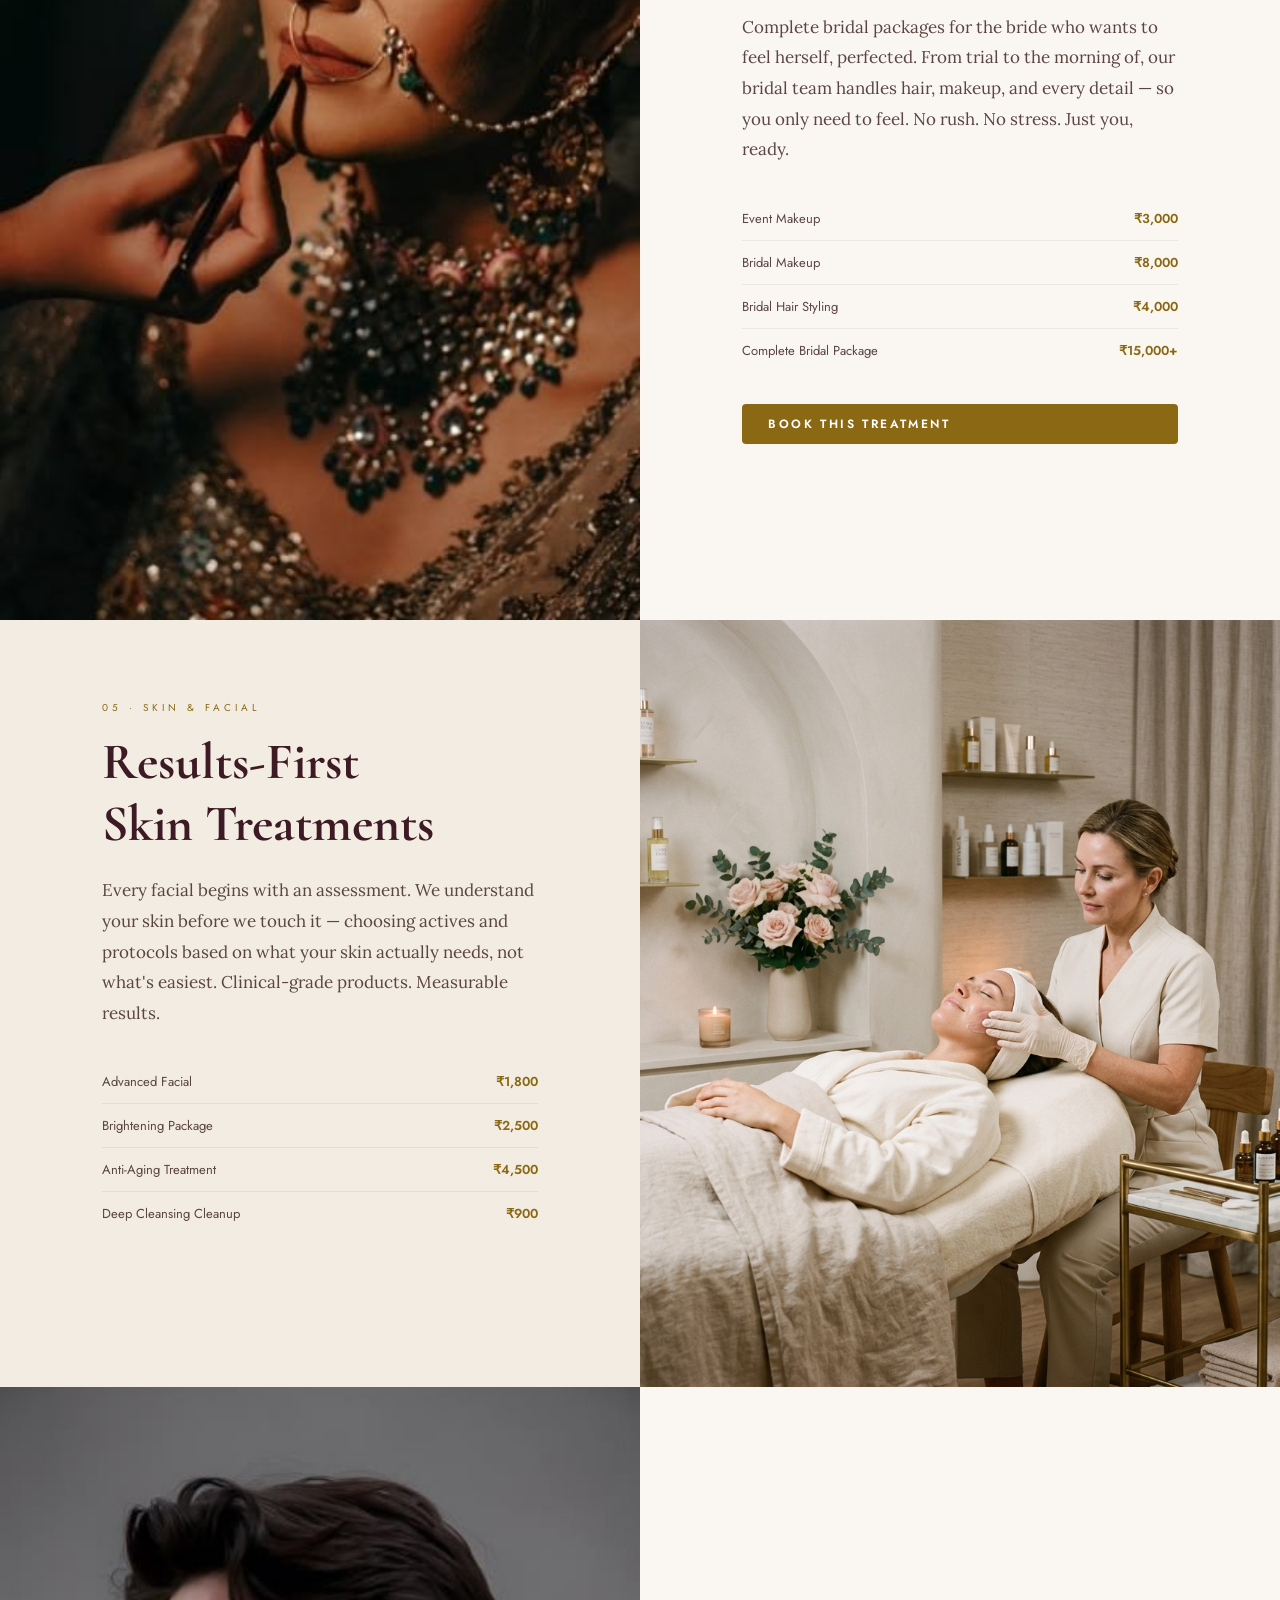
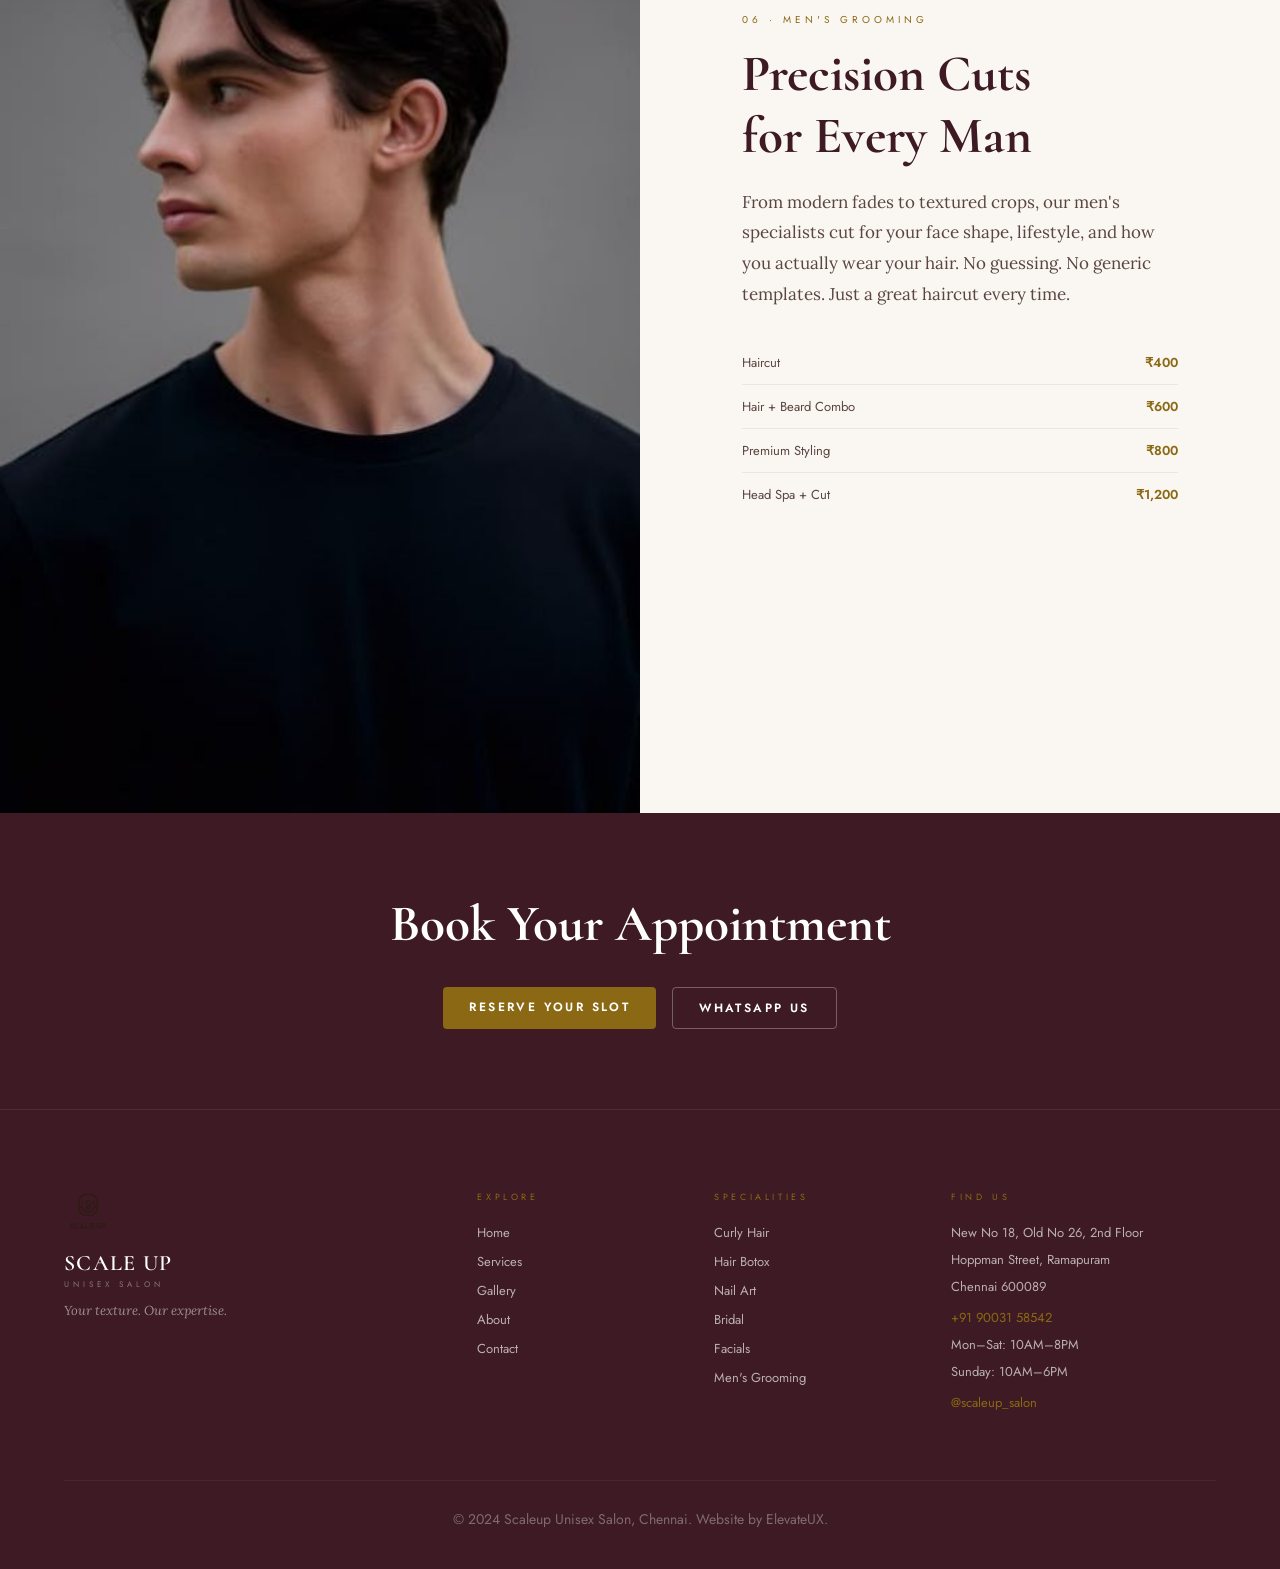
<file: services.html>
<!DOCTYPE html>
<html lang="en">
<head>
  <meta charset="UTF-8">
  <meta name="viewport" content="width=device-width, initial-scale=1.0">
  <meta name="description" content="Scaleup Unisex Salon services — Curly Hair Deva/Rezo, Hair Botox, Keratin, Russian Manicures, Bridal Packages, Facials, Men's Grooming. Ramapuram, Chennai.">
  <title>Services — Scaleup Unisex Salon</title>
  <link rel="stylesheet" href="css/style.css">
</head>
<body>

  <!-- NAVIGATION -->
  <nav class="nav" role="navigation" aria-label="Main navigation">
    <a href="index.html" class="nav-brand">
      <img src="images/scale up logo.png" alt="ScaleUp Unisex Salon" class="nav-logo">
      <div class="nav-brand-text">
        <span class="nav-brand-name">SCALE UP</span>
        <span class="nav-brand-sub">Unisex Salon</span>
      </div>
    </a>
    <ul class="nav-links">
      <li><a href="index.html">Home</a></li>
      <li><a href="services.html">Services</a></li>
      <li><a href="gallery.html">Gallery</a></li>
      <li><a href="about.html">About</a></li>
      <li><a href="contact.html">Contact</a></li>
    </ul>
    <a href="contact.html" class="nav-cta">Book Appointment</a>
    <button class="nav-hamburger" aria-label="Toggle menu">
      <span></span><span></span><span></span>
    </button>
  </nav>

  <div class="mobile-menu">
    <ul class="mobile-menu-links">
      <li><a href="index.html">Home</a></li>
      <li><a href="services.html">Services</a></li>
      <li><a href="gallery.html">Gallery</a></li>
      <li><a href="about.html">About</a></li>
      <li><a href="contact.html">Contact</a></li>
    </ul>
  </div>

  <!-- PAGE HERO -->
  <header class="page-hero">
    <span class="label-text page-hero-label">What We Offer</span>
    <h1><span>Our Signature Services.</span></h1>
  </header>

  <!-- ============================================================
       SERVICE SECTIONS — ALTERNATING
  ============================================================ -->

  <!-- 01 Curly Hair Care -->
  <section class="service-section" id="curly">
    <div class="service-section-img">
      <img src="images/scale curly.jpg" alt="Curly hair specialist result — Deva and Rezo cuts">
    </div>
    <div class="service-section-text">
      <p class="service-section-num">01 · Curly Hair Care</p>
      <h2 class="service-section-name reveal">Deva &amp; Rezo<br>Certified Cuts</h2>
      <p class="service-section-desc reveal reveal-delay-1">
        Chennai's only certified Deva and Rezo cut specialists. We work exclusively with
        your natural curl pattern — no heat, no compromise, no straightening your
        curl into submission. Every cut is dry, shaped by the curl, and finished to last.
      </p>
      <ul class="service-pricing reveal reveal-delay-2">
        <li>Deva Cut <span class="service-pricing-price">₹1,800</span></li>
        <li>Rezo Cut <span class="service-pricing-price">₹2,200</span></li>
        <li>Curl Hydration Treatment <span class="service-pricing-price">₹3,500</span></li>
        <li>Curl Refresh + Style <span class="service-pricing-price">₹1,200</span></li>
      </ul>
      <a href="contact.html" class="btn-primary reveal reveal-delay-3">Book This Treatment</a>
    </div>
  </section>

  <!-- 02 Hair Botox & Treatments -->
  <section class="service-section" id="botox">
    <div class="service-section-img">
      <img src="images/services-hair.png" alt="Advanced hair treatment and styling">
    </div>
    <div class="service-section-text">
      <p class="service-section-num">02 · Hair Botox &amp; Treatments</p>
      <h2 class="service-section-name reveal">Smooth. Repair.<br>Restore.</h2>
      <p class="service-section-desc reveal reveal-delay-1">
        Our advanced botox and keratin treatments repair hair from inside the shaft,
        restoring elasticity, sealing frizz, and creating a glass-like finish that
        lasts. We use only ammonia-free, vegan-certified formulas.
      </p>
      <ul class="service-pricing reveal reveal-delay-2">
        <li>Advanced Hair Botox <span class="service-pricing-price">₹6,500</span></li>
        <li>Keratin Smoothing <span class="service-pricing-price">₹8,000</span></li>
        <li>Ammonia-Free Colour <span class="service-pricing-price">₹3,000</span></li>
        <li>Deep Conditioning Treatment <span class="service-pricing-price">₹2,000</span></li>
      </ul>
      <a href="contact.html" class="btn-primary reveal reveal-delay-3">Book This Treatment</a>
    </div>
  </section>

  <!-- 03 Nail Artistry -->
  <section class="service-section" id="nails">
    <div class="service-section-img">
      <img src="images/services-nails.png" alt="Russian manicure nail artistry">
    </div>
    <div class="service-section-text">
      <p class="service-section-num">03 · Nail Artistry</p>
      <h2 class="service-section-name reveal">Russian Manicure<br>&amp; Beyond</h2>
      <p class="service-section-desc reveal reveal-delay-1">
        Our nail technicians are trained in the Russian manicure technique — a dry,
        precision method that delivers a flawless cuticle finish and gel longevity that
        outlasts any standard service. Four weeks minimum, guaranteed.
      </p>
      <ul class="service-pricing reveal reveal-delay-2">
        <li>Russian Manicure <span class="service-pricing-price">₹1,500</span></li>
        <li>Acrylic Extensions <span class="service-pricing-price">₹2,500</span></li>
        <li>Gel Art &amp; Design <span class="service-pricing-price">₹1,200</span></li>
        <li>Nail Repair &amp; Infill <span class="service-pricing-price">₹800</span></li>
      </ul>
      <a href="contact.html" class="btn-primary reveal reveal-delay-3">Book This Treatment</a>
    </div>
  </section>

  <!-- 04 Bridal Services -->
  <section class="service-section" id="bridal">
    <div class="service-section-img">
      <img src="images/bridal 2.jpg" alt="Bridal makeup — dramatic close-up">
    </div>
    <div class="service-section-text">
      <p class="service-section-num">04 · Bridal Services</p>
      <h2 class="service-section-name reveal">Your Wedding<br>Morning, Elevated.</h2>
      <p class="service-section-desc reveal reveal-delay-1">
        Complete bridal packages for the bride who wants to feel herself, perfected.
        From trial to the morning of, our bridal team handles hair, makeup, and every
        detail — so you only need to feel. No rush. No stress. Just you, ready.
      </p>
      <ul class="service-pricing reveal reveal-delay-2">
        <li>Event Makeup <span class="service-pricing-price">₹3,000</span></li>
        <li>Bridal Makeup <span class="service-pricing-price">₹8,000</span></li>
        <li>Bridal Hair Styling <span class="service-pricing-price">₹4,000</span></li>
        <li>Complete Bridal Package <span class="service-pricing-price">₹15,000+</span></li>
      </ul>
      <a href="contact.html" class="btn-primary reveal reveal-delay-3">Book This Treatment</a>
    </div>
  </section>

  <!-- 05 Skin & Facial -->
  <section class="service-section" id="facials">
    <div class="service-section-img">
      <img src="images/services-facial.png" alt="Advanced facial skin treatment">
    </div>
    <div class="service-section-text">
      <p class="service-section-num">05 · Skin &amp; Facial</p>
      <h2 class="service-section-name reveal">Results-First<br>Skin Treatments</h2>
      <p class="service-section-desc reveal reveal-delay-1">
        Every facial begins with an assessment. We understand your skin before we
        touch it — choosing actives and protocols based on what your skin actually needs,
        not what's easiest. Clinical-grade products. Measurable results.
      </p>
      <ul class="service-pricing reveal reveal-delay-2">
        <li>Advanced Facial <span class="service-pricing-price">₹1,800</span></li>
        <li>Brightening Package <span class="service-pricing-price">₹2,500</span></li>
        <li>Anti-Aging Treatment <span class="service-pricing-price">₹4,500</span></li>
        <li>Deep Cleansing Cleanup <span class="service-pricing-price">₹900</span></li>
      </ul>
      <a href="contact.html" class="btn-primary reveal reveal-delay-3">Book This Treatment</a>
    </div>
  </section>

  <!-- 06 Men's Grooming -->
  <section class="service-section" id="mens">
    <div class="service-section-img">
      <img src="images/men 2.jpg" alt="Men's precision cut and style">
    </div>
    <div class="service-section-text">
      <p class="service-section-num">06 · Men's Grooming</p>
      <h2 class="service-section-name reveal">Precision Cuts<br>for Every Man</h2>
      <p class="service-section-desc reveal reveal-delay-1">
        From modern fades to textured crops, our men's specialists cut for your
        face shape, lifestyle, and how you actually wear your hair. No guessing.
        No generic templates. Just a great haircut every time.
      </p>
      <ul class="service-pricing reveal reveal-delay-2">
        <li>Haircut <span class="service-pricing-price">₹400</span></li>
        <li>Hair + Beard Combo <span class="service-pricing-price">₹600</span></li>
        <li>Premium Styling <span class="service-pricing-price">₹800</span></li>
        <li>Head Spa + Cut <span class="service-pricing-price">₹1,200</span></li>
      </ul>
      <a href="contact.html" class="btn-primary reveal reveal-delay-3">Book This Treatment</a>
    </div>
  </section>

  <!-- SERVICES CTA BAND -->
  <section class="services-cta-band">
    <h2 class="reveal">Book Your Appointment</h2>
    <div class="reveal reveal-delay-1" style="display:flex;gap:16px;justify-content:center;flex-wrap:wrap;">
      <a href="contact.html" class="btn-primary">Reserve Your Slot</a>
      <a href="https://wa.me/919003158542" target="_blank" rel="noopener" class="btn-outline-white">WhatsApp Us</a>
    </div>
  </section>

  <!-- FOOTER -->
  <footer>
    <div class="footer-grid">
      <div>
        <img src="images/scale up logo.png" alt="ScaleUp Unisex Salon" class="footer-logo-img">
        <span class="footer-brand-name">SCALE UP</span>
        <span class="footer-brand-sub">Unisex Salon</span>
        <span class="footer-tagline">Your texture. Our expertise.</span>
      </div>
      <div>
        <span class="footer-col-label">Explore</span>
        <ul class="footer-links">
          <li><a href="index.html">Home</a></li>
          <li><a href="services.html">Services</a></li>
          <li><a href="gallery.html">Gallery</a></li>
          <li><a href="about.html">About</a></li>
          <li><a href="contact.html">Contact</a></li>
        </ul>
      </div>
      <div>
        <span class="footer-col-label">Specialities</span>
        <ul class="footer-links">
          <li><a href="#curly">Curly Hair</a></li>
          <li><a href="#botox">Hair Botox</a></li>
          <li><a href="#nails">Nail Art</a></li>
          <li><a href="#bridal">Bridal</a></li>
          <li><a href="#facials">Facials</a></li>
          <li><a href="#mens">Men's Grooming</a></li>
        </ul>
      </div>
      <div>
        <span class="footer-col-label">Find Us</span>
        <p class="footer-contact-item">New No 18, Old No 26, 2nd Floor</p>
        <p class="footer-contact-item">Hoppman Street, Ramapuram</p>
        <p class="footer-contact-item">Chennai 600089</p>
        <a href="tel:+919003158542" class="footer-contact-item highlight" style="margin-top:12px">+91 90031 58542</a>
        <p class="footer-contact-item" style="margin-top:8px">Mon–Sat: 10AM–8PM</p>
        <p class="footer-contact-item">Sunday: 10AM–6PM</p>
        <a href="https://instagram.com/scaleup_salon" target="_blank" rel="noopener" class="footer-contact-item highlight" style="margin-top:12px">@scaleup_salon</a>
      </div>
    </div>
    <div class="footer-bottom">
      <p>© 2024 Scaleup Unisex Salon, Chennai. Website by ElevateUX.</p>
    </div>
  </footer>

  <script src="js/main.js"></script>
</body>
</html>
</file>
<file: css/style.css>
/* ============================================================
   SCALEUP UNISEX SALON — COMPLETE STYLESHEET
   High-fashion beauty editorial aesthetic
   ============================================================ */

@import url('https://fonts.googleapis.com/css2?family=Cormorant:ital,wght@0,300;0,400;0,500;0,600;0,700;1,300;1,400;1,500;1,600&family=Jost:wght@300;400;500;600;700&family=Lora:ital,wght@0,400;0,500;1,400;1,500&display=swap');

/* ============================================================
   CSS CUSTOM PROPERTIES
   ============================================================ */
:root {
  /* BACKGROUNDS */
  --cream: #faf7f2;
  --cream-dark: #f2ece3;
  --cream-warm: #ede5d8;

  /* PRIMARY — Deep Burgundy/Wine */
  --burgundy: #3d1a24;
  --burgundy-mid: #5a2535;
  --burgundy-light: #8b4f5e;

  /* ACCENT — Warm Gold */
  --gold: #8b6914;
  --gold-bright: #b8943a;
  --gold-light: #f0e4c0;
  --gold-glow: rgba(139, 105, 20, 0.12);

  /* TEXT */
  --text-primary: #1a0d10;
  --text-secondary: #5a4540;
  --text-muted: #9a8880;

  /* FUNCTIONAL */
  --border: rgba(58, 26, 36, 0.08);
  --border-gold: rgba(139, 105, 20, 0.2);
  --white: #ffffff;

  /* TYPOGRAPHY */
  --font-display: 'Cormorant', serif;
  --font-body: 'Jost', sans-serif;
  --font-accent: 'Lora', serif;

  /* TYPE SCALE */
  --display: clamp(60px, 9.5vw, 144px);
  --h1: clamp(48px, 6vw, 84px);
  --h2: clamp(36px, 4vw, 60px);
  --h3: clamp(24px, 2.5vw, 36px);
  --body-lg: 18px;
  --body: 16px;
  --label: 14px;
}

/* ============================================================
   RESET & BASE
   ============================================================ */
*, *::before, *::after {
  margin: 0;
  padding: 0;
  box-sizing: border-box;
}

html {
  scroll-behavior: smooth;
  font-size: 16px;
}

body {
  font-family: var(--font-body);
  background-color: var(--cream);
  color: var(--text-primary);
  overflow-x: hidden;
  animation: pageFade 0.4s ease forwards;
}

img {
  border-radius: 0 !important;
  display: block;
  max-width: 100%;
}

a {
  text-decoration: none;
  color: inherit;
}

ul { list-style: none; }

button { font-family: var(--font-body); }

/* SCROLLBAR */
::-webkit-scrollbar { width: 4px; }
::-webkit-scrollbar-track { background: var(--cream); }
::-webkit-scrollbar-thumb { background: var(--gold); border-radius: 0; }

/* SELECTION */
::selection { background: var(--gold); color: white; }

/* ============================================================
   UTILITIES
   ============================================================ */
.label-text {
  font-family: var(--font-body);
  font-size: var(--label);
  font-weight: 400;
  letter-spacing: 0.5em;
  text-transform: uppercase;
  color: var(--gold);
  display: block;
}

/* ============================================================
   KEYFRAMES
   ============================================================ */
@keyframes pageFade {
  from { opacity: 0; }
  to { opacity: 1; }
}

@keyframes fadeInUp {
  from { opacity: 0; transform: translateY(16px); }
  to { opacity: 1; transform: translateY(0); }
}

@keyframes slideUpFade {
  from { opacity: 0; transform: translateY(24px); }
  to { opacity: 1; transform: translateY(0); }
}

@keyframes fadeIn {
  from { opacity: 0; }
  to { opacity: 1; }
}

@keyframes scrollPulse {
  0%, 100% { opacity: 1; transform: scaleY(1); }
  50% { opacity: 0.35; transform: scaleY(0.6); }
}

@keyframes badgeFloat {
  0%, 100% { transform: translateY(0px); }
  50%       { transform: translateY(-11px); }
}

@keyframes marqueeLeft {
  0% { transform: translateX(0); }
  100% { transform: translateX(-50%); }
}

@keyframes marqueeRight {
  0% { transform: translateX(-50%); }
  100% { transform: translateX(0); }
}

/* ============================================================
   BUTTONS (GLOBAL)
   ============================================================ */
.btn-primary {
  font-family: var(--font-body);
  font-size: 12px;
  font-weight: 600;
  letter-spacing: 0.2em;
  text-transform: uppercase;
  background: var(--gold);
  color: white;
  padding: 11px 26px;
  border-radius: 4px;
  border: none;
  cursor: pointer;
  text-decoration: none;
  display: inline-block;
  transition: background 0.35s cubic-bezier(0.16, 1, 0.3, 1),
              letter-spacing 0.35s cubic-bezier(0.16, 1, 0.3, 1),
              transform 0.35s cubic-bezier(0.16, 1, 0.3, 1);
}
.btn-primary:hover {
  background: var(--gold-bright);
  letter-spacing: 0.26em;
  transform: translateY(-1px);
}

.btn-secondary {
  font-family: var(--font-body);
  font-size: 12px;
  font-weight: 600;
  letter-spacing: 0.2em;
  text-transform: uppercase;
  border: 1px solid var(--border-gold);
  color: var(--gold);
  background: transparent;
  padding: 11px 26px;
  border-radius: 4px;
  cursor: pointer;
  text-decoration: none;
  display: inline-block;
  transition: background 0.35s cubic-bezier(0.16, 1, 0.3, 1),
              letter-spacing 0.35s cubic-bezier(0.16, 1, 0.3, 1);
}
.btn-secondary:hover {
  background: var(--gold-light);
  letter-spacing: 0.26em;
}

.btn-outline-white {
  font-family: var(--font-body);
  font-size: 12px;
  font-weight: 600;
  letter-spacing: 0.2em;
  text-transform: uppercase;
  border: 1px solid rgba(255, 255, 255, 0.3);
  color: white;
  background: transparent;
  padding: 11px 26px;
  border-radius: 4px;
  cursor: pointer;
  text-decoration: none;
  display: inline-block;
  transition: background 0.35s cubic-bezier(0.16, 1, 0.3, 1),
              border-color 0.35s ease;
}
.btn-outline-white:hover {
  background: rgba(255, 255, 255, 0.08);
  border-color: rgba(255, 255, 255, 0.6);
}

/* ============================================================
   REVEAL ANIMATIONS (SCROLL)
   ============================================================ */
.reveal {
  opacity: 0;
  transform: translateY(30px);
  transition: opacity 0.7s cubic-bezier(0.16, 1, 0.3, 1),
              transform 0.7s cubic-bezier(0.16, 1, 0.3, 1);
}
.reveal.visible {
  opacity: 1;
  transform: translateY(0);
}
.reveal-delay-1 { transition-delay: 0.06s; }
.reveal-delay-2 { transition-delay: 0.12s; }
.reveal-delay-3 { transition-delay: 0.18s; }
.reveal-delay-4 { transition-delay: 0.24s; }
.reveal-delay-5 { transition-delay: 0.30s; }

/* ============================================================
   NAVIGATION
   ============================================================ */
.nav {
  position: fixed;
  top: 20px;
  left: 50%;
  transform: translateX(-50%);
  z-index: 1000;
  height: 64px;
  width: calc(100% - 56px);
  max-width: 1200px;
  background: rgba(250, 247, 242, 0.84);
  backdrop-filter: blur(28px);
  -webkit-backdrop-filter: blur(28px);
  border: 1px solid rgba(255, 255, 255, 0.6);
  border-radius: 60px;
  display: flex;
  align-items: center;
  padding: 0 28px;
  box-shadow: 0 4px 28px rgba(61, 26, 36, 0.10), 0 1px 0 rgba(255,255,255,0.5) inset;
  transition: background 0.5s cubic-bezier(0.16, 1, 0.3, 1),
              border-color 0.5s cubic-bezier(0.16, 1, 0.3, 1),
              box-shadow 0.5s ease;
}
.nav.scrolled {
  background: rgba(250, 247, 242, 0.97);
  border-color: rgba(139, 105, 20, 0.14);
  box-shadow: 0 8px 36px rgba(0, 0, 0, 0.11);
}

.nav-brand {
  display: flex;
  align-items: center;
  gap: 12px;
  text-decoration: none;
  flex-shrink: 0;
}
.nav-logo {
  width: 40px;
  height: 40px;
  object-fit: contain;
}
.nav-brand-text {
  display: flex;
  flex-direction: column;
  line-height: 1;
}
.nav-brand-name {
  font-family: var(--font-display);
  font-size: 20px;
  font-weight: 600;
  color: var(--burgundy);
  letter-spacing: 0.06em;
}
.nav-brand-sub {
  font-family: var(--font-body);
  font-size: 9px;
  font-weight: 400;
  color: var(--text-muted);
  letter-spacing: 0.5em;
  text-transform: uppercase;
  display: block;
  margin-top: 3px;
}

.nav-links {
  display: flex;
  align-items: center;
  gap: 20px;
  list-style: none;
  flex: 1;
  justify-content: center;
  margin: 0 12px;
  overflow: hidden;
}
.nav-links a {
  font-family: var(--font-body);
  font-size: 11.5px;
  font-weight: 500;
  letter-spacing: 0.18em;
  text-transform: uppercase;
  color: var(--text-secondary);
  text-decoration: none;
  position: relative;
  padding-bottom: 3px;
  opacity: 0.78;
  transition: color 0.28s ease,
              opacity 0.28s ease,
              transform 0.28s cubic-bezier(0.16, 1, 0.3, 1);
  white-space: nowrap;
}
.nav-links a::after {
  content: '';
  position: absolute;
  bottom: 0;
  left: 0;
  width: 0;
  height: 1px;
  background: var(--gold);
  transition: width 0.32s cubic-bezier(0.16, 1, 0.3, 1);
}
.nav-links a:hover,
.nav-links a.active {
  color: var(--burgundy);
  opacity: 1;
  transform: translateY(-1px);
}
.nav-links a:hover::after,
.nav-links a.active::after {
  width: 100%;
}

.nav-cta {
  margin-left: auto;
  font-family: var(--font-body);
  font-size: 11px;
  font-weight: 600;
  letter-spacing: 0.18em;
  text-transform: uppercase;
  background: var(--gold);
  color: white;
  padding: 9px 18px;
  border-radius: 4px;
  border: none;
  cursor: pointer;
  text-decoration: none;
  transition: background 0.35s cubic-bezier(0.16, 1, 0.3, 1),
              letter-spacing 0.35s cubic-bezier(0.16, 1, 0.3, 1),
              transform 0.28s cubic-bezier(0.16, 1, 0.3, 1);
  white-space: nowrap;
  flex-shrink: 0;
}
.nav-cta:hover {
  background: var(--gold-bright);
  letter-spacing: 0.24em;
  transform: translateY(-1px);
}

.nav-hamburger {
  display: none;
  flex-direction: column;
  gap: 8px;
  cursor: pointer;
  margin-left: auto;
  background: none;
  border: none;
  padding: 4px;
}
.nav-hamburger span {
  display: block;
  width: 28px;
  height: 1px;
  background: var(--burgundy);
  transition: transform 0.4s cubic-bezier(0.16, 1, 0.3, 1),
              opacity 0.3s ease;
  transform-origin: center;
}
.nav-hamburger.open span:nth-child(1) {
  transform: translateY(9px) rotate(45deg);
}
.nav-hamburger.open span:nth-child(2) {
  opacity: 0;
  transform: scaleX(0);
}
.nav-hamburger.open span:nth-child(3) {
  transform: translateY(-9px) rotate(-45deg);
}

/* MOBILE MENU */
.mobile-menu {
  position: fixed;
  top: 0;
  left: 0;
  right: 0;
  bottom: 0;
  background: var(--cream);
  z-index: 999;
  display: flex;
  flex-direction: column;
  align-items: center;
  justify-content: center;
  opacity: 0;
  pointer-events: none;
  transform: translateY(-24px);
  transition: opacity 0.4s cubic-bezier(0.16, 1, 0.3, 1),
              transform 0.4s cubic-bezier(0.16, 1, 0.3, 1);
}
.mobile-menu.open {
  opacity: 1;
  pointer-events: all;
  transform: translateY(0);
}

.mobile-menu-links {
  list-style: none;
  text-align: center;
}
.mobile-menu-links li {
  opacity: 0;
  transform: translateY(20px);
  transition: opacity 0.4s ease, transform 0.4s cubic-bezier(0.16, 1, 0.3, 1);
}
.mobile-menu.open .mobile-menu-links li:nth-child(1) { opacity: 1; transform: translateY(0); transition-delay: 0.10s; }
.mobile-menu.open .mobile-menu-links li:nth-child(2) { opacity: 1; transform: translateY(0); transition-delay: 0.18s; }
.mobile-menu.open .mobile-menu-links li:nth-child(3) { opacity: 1; transform: translateY(0); transition-delay: 0.26s; }
.mobile-menu.open .mobile-menu-links li:nth-child(4) { opacity: 1; transform: translateY(0); transition-delay: 0.34s; }
.mobile-menu.open .mobile-menu-links li:nth-child(5) { opacity: 1; transform: translateY(0); transition-delay: 0.42s; }
.mobile-menu-links a {
  font-family: var(--font-display);
  font-size: clamp(36px, 8vw, 52px);
  font-weight: 600;
  font-style: italic;
  color: var(--burgundy);
  text-decoration: none;
  display: block;
  padding: 12px 0;
  transition: color 0.3s ease;
}
.mobile-menu-links a:hover { color: var(--gold); }

/* ============================================================
   HERO SECTION
   ============================================================ */
.hero {
  height: 100vh;
  min-height: 680px;
  background: var(--cream);
  position: relative;
  overflow: hidden;
  display: flex;
  align-items: center;
  justify-content: center;
}

.hero-wave-svg {
  position: absolute;
  inset: -30%;
  width: 160%;
  height: 160%;
  z-index: 0;
  pointer-events: none;
  opacity: 0.85;
}
.hero-blob-1 {
  transform-origin: 620px 480px;
  animation: blobDrift1 14s ease-in-out infinite alternate;
}
.hero-blob-2 {
  transform-origin: 980px 260px;
  animation: blobDrift2 18s ease-in-out infinite alternate;
}
@keyframes blobDrift1 {
  0%   { transform: scale(1)    translate(0px,    0px)    rotate(0deg); }
  30%  { transform: scale(1.35) translate(-60px,  80px)   rotate(8deg); }
  60%  { transform: scale(1.15) translate(90px,  -50px)   rotate(-5deg); }
  100% { transform: scale(1.50) translate(-40px,  60px)   rotate(12deg); }
}
@keyframes blobDrift2 {
  0%   { transform: scale(1)    translate(0px,   0px)   rotate(0deg); }
  40%  { transform: scale(1.60) translate(80px,  60px)  rotate(-10deg); }
  70%  { transform: scale(1.20) translate(-50px, 90px)  rotate(6deg); }
  100% { transform: scale(1.80) translate(30px, -70px)  rotate(-15deg); }
}

.hero-content {
  position: relative;
  z-index: 2;
  padding: 80px 24px 0;
  max-width: 920px;
  width: 100%;
  text-align: center;
  display: flex;
  flex-direction: column;
  align-items: center;
  justify-content: center;
}

.hero-label { display: none; }

.hero-headline { margin-bottom: 28px; }

.hero-line {
  overflow: hidden;
  line-height: 1.0;
}
.hero-line span {
  display: block;
  font-family: var(--font-display);
  font-size: var(--display);
  font-weight: 700;
  color: var(--burgundy);
  letter-spacing: -0.025em;
  white-space: nowrap;
  transform: translateY(105%);
  transition: transform 0.8s cubic-bezier(0.16, 1, 0.3, 1);
  will-change: transform;
}

.word-unique {
  font-style: italic;
  font-weight: 400;
  color: #7a4e0e;
}
.hero-line.line-light span  { font-weight: 700; }
.hero-line.line-bold span   { font-weight: 800; }
.hero-line.line-italic span { font-weight: 700; font-style: italic; color: var(--gold); }

.hero-divider {
  width: 0;
  height: 2px;
  background: var(--gold);
  margin: 0 auto 28px;
  transition: width 0.6s ease;
}

.hero-subline {
  font-family: var(--font-accent);
  font-style: italic;
  font-size: 18px;
  color: var(--text-secondary);
  line-height: 1.8;
  max-width: 560px;
  margin-bottom: 36px;
  opacity: 0;
  animation: fadeInUp 0.6s ease 1.2s forwards;
}

.hero-trust {
  font-family: var(--font-body);
  font-size: 12px;
  font-weight: 400;
  color: var(--text-muted);
  margin-bottom: 40px;
  opacity: 0;
  animation: fadeInUp 0.6s ease 1.4s forwards;
}
.hero-trust .star { color: var(--gold); }
.hero-trust .dot  { color: var(--gold); margin: 0 10px; }

.hero-ctas {
  display: flex;
  gap: 16px;
  justify-content: center;
  opacity: 0;
  animation: slideUpFade 0.6s ease 1.6s forwards;
}

/* HERO IMAGE */
.hero-image {
  position: absolute;
  right: 0;
  top: 0;
  width: 55%;
  height: 100%;
  overflow: hidden;
}
.hero-image img {
  width: 100%;
  height: 110%;
  object-fit: cover;
  object-position: center top;
  clip-path: polygon(8% 0, 100% 0, 100% 100%, 0 100%);
  will-change: transform;
}
.hero-image-gradient {
  position: absolute;
  top: 0;
  left: 0;
  right: 0;
  bottom: 0;
  background: linear-gradient(to right, var(--cream) 0%, transparent 22%);
  pointer-events: none;
  z-index: 1;
}

/* FLOATING STAT BADGES */
.hero-badge {
  position: absolute;
  padding: 20px 24px;
  opacity: 0;
  z-index: 3;
}
.hero-badge-rating {
  bottom: 26%;
  left: 6%;
  background: white;
  border: 1px solid var(--border);
  box-shadow: 0 8px 32px rgba(61, 26, 36, 0.10);
  animation: slideUpFade 0.6s ease 1.8s forwards, badgeFloat 5s ease-in-out 2.5s infinite;
}
.hero-badge-clients {
  top: 22%;
  right: 6%;
  background: var(--burgundy);
  box-shadow: 0 8px 32px rgba(61, 26, 36, 0.25);
  animation: slideUpFade 0.6s ease 2.0s forwards, badgeFloat 5s ease-in-out 3.3s infinite;
}
.hero-badge-num {
  font-family: var(--font-display);
  font-weight: 700;
  line-height: 1;
}
.hero-badge-rating .hero-badge-num { font-size: 36px; color: var(--gold); }
.hero-badge-clients .hero-badge-num { font-size: 28px; color: white; }
.hero-badge-label {
  font-family: var(--font-body);
  font-size: 10px;
  font-weight: 400;
  margin-top: 4px;
}
.hero-badge-rating .hero-badge-label { color: var(--text-muted); }
.hero-badge-clients .hero-badge-label { color: rgba(255, 255, 255, 0.6); }

/* SCROLL INDICATOR */
.scroll-indicator {
  position: absolute;
  bottom: 40px;
  left: 50%;
  transform: translateX(-50%);
  display: flex;
  flex-direction: column;
  align-items: center;
  gap: 8px;
  opacity: 0;
  animation: fadeIn 0.6s ease 2.1s forwards;
  z-index: 2;
}
.scroll-line {
  width: 1px;
  height: 40px;
  background: var(--gold);
  animation: scrollPulse 2s ease-in-out infinite;
}
.scroll-text {
  font-family: var(--font-body);
  font-size: 9px;
  font-weight: 400;
  letter-spacing: 0.5em;
  text-transform: uppercase;
  color: var(--text-muted);
}

/* ============================================================
   MARQUEE STRIP
   ============================================================ */
.marquee-strip {
  background: var(--burgundy);
  padding: 12px 0;
  overflow: hidden;
  border-top: 1px solid rgba(255, 255, 255, 0.06);
}
.marquee-row {
  display: flex;
  overflow: hidden;
  user-select: none;
  margin-bottom: 6px;
}
.marquee-row:last-child { margin-bottom: 0; }

.marquee-track {
  display: flex;
  white-space: nowrap;
  animation: marqueeLeft 22s linear infinite;
}
.marquee-track-reverse {
  display: flex;
  white-space: nowrap;
  animation: marqueeRight 28s linear infinite;
}
.marquee-row:hover .marquee-track,
.marquee-row:hover .marquee-track-reverse {
  animation-play-state: paused;
}
.marquee-item {
  font-family: var(--font-body);
  font-size: 10px;
  font-weight: 500;
  letter-spacing: 0.4em;
  text-transform: uppercase;
  color: rgba(255, 255, 255, 0.7);
  padding: 0 20px;
  white-space: nowrap;
}

/* ============================================================
   SPECIALTY INTRO
   ============================================================ */
.specialty {
  background: var(--cream);
  padding: 120px 5%;
}
.specialty-inner {
  display: flex;
  gap: 80px;
  align-items: center;
  max-width: 1400px;
  margin: 0 auto;
}
.specialty-left {
  flex: 0 0 60%;
  max-width: 60%;
}
.specialty-label { margin-bottom: 24px; }

.specialty-headline { margin-bottom: 0; }
.specialty-headline-line {
  line-height: 1.1;
  overflow: hidden;
}
.specialty-headline-line span {
  display: block;
  font-family: var(--font-display);
  font-size: clamp(40px, 5vw, 72px);
  color: var(--burgundy);
  font-weight: 700;
}
.specialty-headline-line.italic span {
  font-weight: 300;
  font-style: italic;
  color: var(--gold);
}

.specialty-divider {
  width: 100px;
  height: 1px;
  background: var(--gold);
  margin: 28px 0;
}
.specialty-body {
  font-family: var(--font-accent);
  font-size: 17px;
  color: var(--text-secondary);
  line-height: 1.8;
  max-width: 540px;
  margin-bottom: 36px;
}
.specialty-tags {
  display: flex;
  flex-wrap: wrap;
  gap: 8px;
}
.specialty-tag {
  border: 1px solid var(--border-gold);
  padding: 8px 16px;
  font-family: var(--font-body);
  font-size: var(--label);
  font-weight: 400;
  color: var(--gold);
  letter-spacing: 0.1em;
  transition: background 0.3s ease;
  cursor: default;
}
.specialty-tag:hover { background: var(--gold-light); }

.specialty-right {
  flex: 0 0 40%;
  max-width: 40%;
  position: relative;
}
.specialty-img-wrap {
  position: relative;
  -webkit-mask-image: linear-gradient(to right, transparent 0%, black 6%, black 78%, transparent 100%);
  mask-image: linear-gradient(to right, transparent 0%, black 6%, black 78%, transparent 100%);
}
.specialty-img {
  width: 100%;
  height: 560px;
  object-fit: cover;
  display: block;
}
.specialty-year-badge {
  position: absolute;
  bottom: -20px;
  left: -20px;
  background: var(--gold);
  color: white;
  padding: 20px 24px;
  z-index: 2;
}
.specialty-year-badge .badge-year {
  font-family: var(--font-display);
  font-size: 36px;
  font-weight: 700;
  line-height: 1;
  display: block;
}
.specialty-year-badge .badge-label {
  font-family: var(--font-body);
  font-size: 10px;
  font-weight: 400;
  color: rgba(255, 255, 255, 0.8);
  letter-spacing: 0.1em;
  display: block;
  margin-top: 4px;
}

/* ============================================================
   HAIR TYPE SHOWCASE
   ============================================================ */
.hair-types {
  background: var(--cream-dark);
  padding: 100px 0;
}
.hair-types-header {
  text-align: center;
  padding: 0 5%;
  margin-bottom: 60px;
}
.hair-types-headline {
  font-family: var(--font-display);
  font-size: clamp(36px, 4vw, 60px);
  font-weight: 700;
  color: var(--burgundy);
  margin-top: 16px;
}
/* HAIR PANELS — FANNED CARD LAYOUT */
.hair-panels {
  display: flex;
  justify-content: center;
  align-items: flex-end;
  height: 660px;
  padding-bottom: 80px;
  position: relative;
}

.hair-panel {
  flex: 0 0 300px;
  width: 300px;
  height: 480px;
  border-radius: 20px;
  position: relative;
  overflow: hidden;
  cursor: pointer;
  transition: transform 0.5s cubic-bezier(0.16, 1, 0.3, 1), box-shadow 0.5s ease;
  box-shadow: 0 28px 70px rgba(61, 26, 36, 0.32);
}

.hair-panel:nth-child(1) {
  transform: rotate(-11deg) translateY(50px);
  transform-origin: bottom center;
  z-index: 1;
  margin-right: -44px;
}
.hair-panel:nth-child(2) {
  transform: rotate(0deg);
  transform-origin: bottom center;
  z-index: 3;
}
.hair-panel:nth-child(3) {
  transform: rotate(11deg) translateY(50px);
  transform-origin: bottom center;
  z-index: 2;
  margin-left: -44px;
}

.hair-panel:nth-child(1):hover {
  transform: rotate(-11deg) translateY(10px);
  box-shadow: 0 44px 100px rgba(61, 26, 36, 0.45);
  z-index: 5;
}
.hair-panel:nth-child(2):hover {
  transform: rotate(0deg) translateY(-24px);
  box-shadow: 0 44px 100px rgba(61, 26, 36, 0.45);
  z-index: 5;
}
.hair-panel:nth-child(3):hover {
  transform: rotate(11deg) translateY(10px);
  box-shadow: 0 44px 100px rgba(61, 26, 36, 0.45);
  z-index: 5;
}

.hair-panel-img {
  width: 100%;
  height: 100%;
  object-fit: cover;
  transition: transform 0.8s ease;
}
.hair-panel:hover .hair-panel-img { transform: scale(1.05); }

.hair-panel-overlay {
  position: absolute;
  inset: 0;
  background: linear-gradient(to top, rgba(20, 8, 12, 0.94) 0%, rgba(20, 8, 12, 0.45) 52%, transparent 75%);
  pointer-events: none;
}
.hair-panel-content {
  position: absolute;
  bottom: 28px;
  left: 22px;
  right: 22px;
  transition: transform 0.5s ease;
  z-index: 2;
}
.hair-panel:hover .hair-panel-content { transform: translateY(-10px); }

.hair-panel-type {
  font-family: var(--font-body);
  font-size: 10px;
  font-weight: 500;
  color: #e8c87a;
  letter-spacing: 0.35em;
  text-transform: uppercase;
  margin-bottom: 8px;
}
.hair-panel-name {
  font-family: var(--font-display);
  font-size: 30px;
  font-weight: 700;
  font-style: italic;
  color: #ffffff;
  margin-bottom: 8px;
  line-height: 1.1;
}
.hair-panel-desc {
  font-family: var(--font-body);
  font-size: 12px;
  font-weight: 300;
  color: rgba(255, 255, 255, 0.90);
  line-height: 1.6;
  max-width: 260px;
  margin-bottom: 14px;
}
.hair-panel-cta {
  font-family: var(--font-body);
  font-size: 11px;
  font-weight: 500;
  color: #e8c87a;
  letter-spacing: 0.08em;
  text-decoration: none;
}
.hair-types-cta-wrap {
  text-align: center;
  padding: 40px 5% 0;
}

/* ============================================================
   SIGNATURE SERVICES — CARD GRID
   ============================================================ */
.services-preview {
  background: var(--burgundy);
  padding: 100px 0 0;
}
.services-preview-header {
  padding: 0 5%;
  margin-bottom: 56px;
}
.services-preview-label { color: rgba(255, 255, 255, 0.4); margin-bottom: 20px; }
.services-header-row {
  display: flex;
  align-items: flex-end;
  justify-content: space-between;
  gap: 40px;
}
.services-preview-headline {
  font-family: var(--font-display);
  font-size: clamp(40px, 5vw, 72px);
  font-weight: 700;
  color: white;
  line-height: 1.05;
  margin: 0;
}
.services-preview-headline em {
  font-style: italic;
  color: var(--gold);
}
.services-view-all {
  font-family: var(--font-body);
  font-size: 13px;
  font-weight: 500;
  color: rgba(255, 255, 255, 0.50);
  text-decoration: none;
  letter-spacing: 0.08em;
  flex-shrink: 0;
  padding-bottom: 6px;
  border-bottom: 1px solid rgba(255, 255, 255, 0.2);
  transition: color 0.3s ease, border-color 0.3s ease;
}
.services-view-all:hover { color: var(--gold); border-color: var(--gold); }
.services-grid {
  display: grid;
  grid-template-columns: repeat(3, 1fr);
  gap: 1px;
  background: rgba(255, 255, 255, 0.06);
}
.service-card {
  position: relative;
  height: 460px;
  overflow: hidden;
  cursor: pointer;
  background: var(--burgundy);
}
.service-card-bg {
  position: absolute;
  inset: 0;
  background-size: cover;
  background-position: center;
  transform: scale(1.08);
  transition: transform 0.9s cubic-bezier(0.16, 1, 0.3, 1), filter 0.6s ease, opacity 0.6s ease;
  filter: saturate(0.35) brightness(0.55);
  opacity: 0.80;
}
.service-card:hover .service-card-bg {
  transform: scale(1.01);
  filter: saturate(0.85) brightness(0.45);
  opacity: 1;
}
.service-card-overlay {
  position: absolute;
  inset: 0;
  background: linear-gradient(to top, rgba(20, 8, 12, 0.97) 0%, rgba(20, 8, 12, 0.35) 55%, rgba(20, 8, 12, 0.08) 100%);
  z-index: 1;
}
.service-card-content {
  position: absolute;
  inset: 0;
  padding: 28px 32px;
  display: flex;
  flex-direction: column;
  justify-content: space-between;
  z-index: 2;
}
.service-card-foot {
  display: flex;
  flex-direction: column;
}
.service-card-num {
  font-family: var(--font-display);
  font-size: 72px;
  font-weight: 900;
  color: rgba(255, 255, 255, 0.07);
  line-height: 1;
  transition: color 0.5s ease;
}
.service-card:hover .service-card-num { color: rgba(201, 135, 42, 0.22); }
.service-card::before {
  content: '';
  position: absolute;
  top: 0; left: 0;
  width: 0; height: 2px;
  background: var(--gold);
  transition: width 0.5s cubic-bezier(0.16, 1, 0.3, 1);
  z-index: 3;
}
.service-card:hover::before { width: 100%; }
.service-card-label {
  font-family: var(--font-body);
  font-size: 10px;
  font-weight: 400;
  color: #e8c87a;
  letter-spacing: 0.35em;
  text-transform: uppercase;
  margin-bottom: 10px;
}
.service-card-name {
  font-family: var(--font-display);
  font-size: 30px;
  font-weight: 700;
  font-style: italic;
  color: white;
  line-height: 1.1;
  margin-bottom: 0;
}
.service-card-desc {
  font-family: var(--font-body);
  font-size: 13px;
  font-weight: 300;
  color: rgba(255, 255, 255, 0.72);
  line-height: 1.55;
  max-height: 0;
  overflow: hidden;
  opacity: 0;
  transition: max-height 0.5s ease, opacity 0.4s ease, margin 0.4s ease;
  margin-top: 0;
}
.service-card:hover .service-card-desc {
  max-height: 80px;
  opacity: 1;
  margin-top: 10px;
}
.service-card-link {
  font-family: var(--font-body);
  font-size: 12px;
  font-weight: 500;
  color: #e8c87a;
  text-decoration: none;
  letter-spacing: 0.1em;
  display: inline-block;
  max-height: 0;
  overflow: hidden;
  opacity: 0;
  transition: max-height 0.4s ease 0.1s, opacity 0.3s ease 0.15s, margin 0.4s ease;
  margin-top: 0;
}
.service-card:hover .service-card-link {
  max-height: 40px;
  opacity: 1;
  margin-top: 14px;
}

/* ============================================================
   TEAM SECTION
   ============================================================ */
.team {
  background: var(--burgundy);
  padding: 120px 5%;
}
.team-inner {
  max-width: 1400px;
  margin: 0 auto;
}
.team-label { color: var(--gold); margin-bottom: 16px; }
.team-headline {
  font-family: var(--font-display);
  font-size: clamp(48px, 6vw, 84px);
  font-weight: 700;
  font-style: italic;
  color: white;
  margin-bottom: 16px;
}
.team-sub {
  font-family: var(--font-accent);
  font-style: italic;
  font-size: 17px;
  color: rgba(255, 255, 255, 0.65);
  line-height: 1.7;
  max-width: 500px;
  margin-bottom: 80px;
}
.team-grid {
  display: flex;
  gap: 24px;
  align-items: flex-start;
}
.stylist-card { cursor: pointer; }
.stylist-card:nth-child(1) { flex: 0 0 38%; }
.stylist-card:nth-child(2) { flex: 0 0 28%; margin-top: 60px; }
.stylist-card:nth-child(3) { flex: 0 0 28%; }

.stylist-img-wrap {
  overflow: hidden;
  position: relative;
}
.stylist-card:nth-child(1) .stylist-img-wrap { height: 520px; }
.stylist-card:nth-child(2) .stylist-img-wrap { height: 420px; }
.stylist-card:nth-child(3) .stylist-img-wrap { height: 480px; }

/* Founders grid — 2 cards, centered, taller images */
.founders-grid { justify-content: center; }
.founders-grid .stylist-card { flex: 0 0 calc(50% - 24px); max-width: 480px; }
.founders-grid .stylist-card:nth-child(1) .stylist-img-wrap,
.founders-grid .stylist-card:nth-child(2) .stylist-img-wrap { height: 560px; }

/* Initials placeholder for team member without photo */
.stylist-img-wrap--initials {
  display: flex;
  align-items: center;
  justify-content: center;
  background: linear-gradient(135deg, var(--burgundy) 0%, var(--burgundy-mid) 100%);
}
.stylist-initials {
  font-family: var(--font-display);
  font-size: 80px;
  font-weight: 300;
  font-style: italic;
  color: rgba(250, 247, 242, 0.15);
  user-select: none;
}

.stylist-img {
  width: 100%;
  height: 100%;
  object-fit: cover;
  object-position: top;
  display: block;
  transition: transform 0.6s ease;
}
.stylist-card:hover .stylist-img { transform: scale(1.04); }

.stylist-img-wrap::after {
  content: '';
  position: absolute;
  inset: 0;
  border: 2px solid transparent;
  transition: border-color 0.4s ease;
  pointer-events: none;
  z-index: 2;
}
.stylist-card:hover .stylist-img-wrap::after { border-color: var(--gold); }

.stylist-info { padding: 20px 0 0; }
.stylist-role {
  font-family: var(--font-body);
  font-size: 10px;
  font-weight: 400;
  color: var(--gold);
  letter-spacing: 0.4em;
  text-transform: uppercase;
  margin-bottom: 6px;
}
.stylist-name {
  font-family: var(--font-display);
  font-size: 24px;
  font-weight: 600;
  color: white;
  margin-bottom: 4px;
  transition: color 0.4s ease;
}
.stylist-card:hover .stylist-name { color: var(--gold); }
.stylist-specialty {
  font-family: var(--font-accent);
  font-style: italic;
  font-size: 14px;
  color: rgba(255, 255, 255, 0.6);
}

/* ============================================================
   OUR WORK — EDITORIAL GALLERY
   ============================================================ */
/* ============================================================
   OUR WORK — SCATTERED MOODBOARD
   ============================================================ */
.gallery-preview {
  position: relative;
  min-height: 94vh;
  background: var(--cream);
  display: flex;
  align-items: center;
  justify-content: center;
  overflow: hidden;
}

/* ── Center content card ── */
.work-center {
  position: relative;
  z-index: 5;
  text-align: center;
  max-width: 340px;
  background: rgba(250, 247, 242, 0.90);
  backdrop-filter: blur(28px);
  -webkit-backdrop-filter: blur(28px);
  border: 1px solid rgba(139, 105, 20, 0.14);
  padding: 44px 40px;
  box-shadow: 0 12px 56px rgba(61, 26, 36, 0.10), 0 2px 8px rgba(61, 26, 36, 0.05);
}
.work-center .label-text { margin-bottom: 18px; }
.work-headline {
  font-family: var(--font-display);
  font-size: clamp(38px, 4vw, 56px);
  font-weight: 700;
  color: var(--burgundy);
  line-height: 1.05;
  margin-bottom: 16px;
}
.work-body {
  font-family: var(--font-accent);
  font-style: italic;
  font-size: 14px;
  color: var(--text-secondary);
  line-height: 1.72;
  margin-bottom: 24px;
}
.work-cta {
  font-family: var(--font-body);
  font-size: 11px;
  font-weight: 600;
  letter-spacing: 0.22em;
  text-transform: uppercase;
  color: var(--gold);
  text-decoration: none;
  border-bottom: 1px solid var(--gold-bright);
  padding-bottom: 2px;
  display: inline-block;
  transition: opacity 0.3s ease, letter-spacing 0.3s ease;
}
.work-cta:hover { opacity: 0.65; letter-spacing: 0.30em; }

/* ── Scattered photo cards ── */
.work-photo {
  position: absolute;
  overflow: hidden;
  margin: 0;
  border-radius: 3px;
  cursor: pointer;
  box-shadow: 0 16px 48px rgba(61, 26, 36, 0.20), 0 4px 12px rgba(61, 26, 36, 0.10);
  transition: box-shadow 0.55s ease, z-index 0s;
  will-change: transform;
}
.work-photo img {
  width: 100%;
  height: 100%;
  object-fit: cover;
  display: block;
  transition: transform 0.65s cubic-bezier(0.16, 1, 0.3, 1);
}
.work-photo:hover img { transform: scale(1.06); }
.work-photo:hover {
  transform: rotate(0deg) scale(1.04) !important;
  box-shadow: 0 28px 72px rgba(61, 26, 36, 0.30);
  z-index: 20;
}

/* Caption overlay — centered text */
.work-photo-cap {
  position: absolute;
  inset: 0;
  display: flex;
  flex-direction: column;
  align-items: center;
  justify-content: center;
  padding: 20px;
  background: rgba(61, 26, 36, 0.72);
  opacity: 0;
  transition: opacity 0.4s ease;
  text-align: center;
}
.work-photo:hover .work-photo-cap { opacity: 1; }
.work-photo-cat {
  font-family: var(--font-body);
  font-size: 9px;
  font-weight: 500;
  color: var(--gold-bright);
  letter-spacing: 0.45em;
  text-transform: uppercase;
  display: block;
  margin-bottom: 7px;
}
.work-photo-title {
  font-family: var(--font-display);
  font-size: 20px;
  font-weight: 600;
  font-style: italic;
  color: #faf7f2;
  display: block;
  line-height: 1.2;
}

/* ── Per-photo positions & rotations ── */
.work-photo--1 {
  width: 21%;
  aspect-ratio: 3/4;
  top: 6%;
  left: 2%;
  transform: rotate(-7deg);
  z-index: 3;
}
.work-photo--2 {
  width: 15%;
  aspect-ratio: 4/5;
  top: 52%;
  left: 7%;
  transform: rotate(5deg);
  z-index: 2;
}
.work-photo--3 {
  width: 13%;
  aspect-ratio: 3/4;
  top: 22%;
  left: 22%;
  transform: rotate(-3deg);
  z-index: 1;
}
.work-photo--4 {
  width: 20%;
  aspect-ratio: 3/4;
  top: 4%;
  right: 2%;
  transform: rotate(6deg);
  z-index: 3;
}
.work-photo--5 {
  width: 16%;
  aspect-ratio: 4/5;
  bottom: 6%;
  right: 5%;
  transform: rotate(-5deg);
  z-index: 2;
}
.work-photo--6 {
  width: 12%;
  aspect-ratio: 3/4;
  top: 28%;
  right: 21%;
  transform: rotate(4deg);
  z-index: 1;
}

/* ── Mobile: simpler stacked layout ── */
@media (max-width: 900px) {
  .gallery-preview {
    min-height: auto;
    flex-direction: column;
    padding: 80px 5% 60px;
    gap: 40px;
  }
  .work-center {
    position: static;
    max-width: 100%;
    order: 1;
  }
  .work-photo {
    position: static;
    width: 100% !important;
    aspect-ratio: 16/9 !important;
    transform: none !important;
    order: 2;
  }
  .work-photo--3,
  .work-photo--5,
  .work-photo--6 { display: none; }
  .work-photo { display: block; }
}

/* Legacy class — preserve any lingering references */
.gallery-item-title {
  font-family: var(--font-display);
  font-size: 26px;
  font-weight: 700;
  font-style: italic;
  color: #ffffff;
  line-height: 1.1;
}

/* ============================================================
   TESTIMONIALS — STACKED CARD EXPERIENCE
   ============================================================ */
.testimonials {
  background: var(--cream);
  padding: 120px 5%;
}
.testimonials-header { margin-bottom: 60px; }
.testimonials-headline {
  font-family: var(--font-display);
  font-size: clamp(36px, 4vw, 60px);
  font-weight: 700;
  color: var(--burgundy);
  margin-top: 16px;
}

/* ── Scene wrapper ── */
.tstack-scene {
  display: flex;
  flex-direction: column;
  align-items: center;
  gap: 48px;
}

/* ── Wide container so fanned side cards have room ── */
.tstack-wrapper {
  position: relative;
  width: 100%;
  max-width: 960px;
  height: 420px;
  overflow: visible;
}

/* ── Cards centered via left:50%; JS fans them to ±190px on scroll ── */
.tstack-card {
  position: absolute;
  top: 0;
  left: 50%;
  width: 480px;
  height: 380px;
  background: rgba(255, 255, 255, 0.78);
  backdrop-filter: blur(20px);
  -webkit-backdrop-filter: blur(20px);
  border: 1px solid rgba(255, 255, 255, 0.92);
  border-radius: 18px;
  padding: 36px 40px;
  display: flex;
  flex-direction: column;
  will-change: transform;
  transform: translateX(-50%);
}
.tstack-card:nth-child(1) {
  z-index: 1;
  box-shadow: 0 6px 20px rgba(61, 26, 36, 0.07);
  opacity: 0.90;
}
.tstack-card:nth-child(2) {
  z-index: 2;
  box-shadow: 0 12px 32px rgba(61, 26, 36, 0.10);
  opacity: 0.94;
}
.tstack-card:nth-child(3) {
  z-index: 3;
  box-shadow: 0 20px 48px rgba(61, 26, 36, 0.13), 0 4px 10px rgba(61, 26, 36, 0.06);
  opacity: 1;
}

.tstack-stars {
  color: var(--gold);
  font-size: 13px;
  letter-spacing: 0.12em;
  margin-bottom: 18px;
  flex-shrink: 0;
}

.tstack-text {
  font-family: var(--font-accent);
  font-style: italic;
  font-size: 16px;
  color: var(--burgundy);
  line-height: 1.78;
  flex: 1;
}

.tstack-author {
  display: flex;
  align-items: center;
  gap: 12px;
  border-top: 1px solid rgba(139, 105, 20, 0.12);
  padding-top: 18px;
  margin-top: 24px;
  flex-shrink: 0;
}

.tstack-avatar {
  width: 42px;
  height: 42px;
  border-radius: 50%;
  background: var(--burgundy);
  color: rgba(255, 255, 255, 0.92);
  font-family: var(--font-body);
  font-size: 12px;
  font-weight: 600;
  letter-spacing: 0.04em;
  display: flex;
  align-items: center;
  justify-content: center;
  flex-shrink: 0;
}

.tstack-info {
  display: flex;
  flex-direction: column;
  gap: 3px;
}

.tstack-name {
  font-family: var(--font-body);
  font-size: 13px;
  font-weight: 600;
  color: var(--burgundy);
}

.tstack-role {
  font-family: var(--font-body);
  font-size: 11px;
  font-weight: 400;
  color: var(--text-muted);
  letter-spacing: 0.04em;
}

/* ── Navigation arrows ── */
.tstack-prev,
.tstack-next {
  position: absolute;
  top: 50%;
  transform: translateY(-50%);
  width: 44px;
  height: 44px;
  border-radius: 50%;
  border: 1px solid rgba(61, 26, 36, 0.18);
  background: rgba(250, 247, 242, 0.92);
  backdrop-filter: blur(12px);
  -webkit-backdrop-filter: blur(12px);
  color: var(--burgundy);
  font-size: 18px;
  cursor: pointer;
  display: flex;
  align-items: center;
  justify-content: center;
  z-index: 20;
  transition: background 0.25s ease, border-color 0.25s ease, transform 0.25s ease;
}
.tstack-prev { left: 0; }
.tstack-next { right: 0; }
.tstack-prev:hover,
.tstack-next:hover {
  background: var(--burgundy);
  border-color: var(--burgundy);
  color: #faf7f2;
  transform: translateY(-50%) scale(1.06);
}

/* ── Dots ── */
.tstack-dots {
  display: flex;
  gap: 8px;
  align-items: center;
}
.tstack-dot {
  width: 6px;
  height: 6px;
  border-radius: 50%;
  border: 1px solid rgba(61, 26, 36, 0.3);
  background: transparent;
  cursor: pointer;
  padding: 0;
  transition: background 0.3s ease, transform 0.3s ease, border-color 0.3s ease;
}
.tstack-dot.active {
  background: var(--burgundy);
  border-color: var(--burgundy);
  transform: scale(1.5);
}

/* ── Google badge pill ── */
.tstack-google-badge {
  background: rgba(250, 247, 242, 0.88);
  border: 1px solid rgba(139, 105, 20, 0.18);
  padding: 12px 28px;
  border-radius: 40px;
  backdrop-filter: blur(12px);
  -webkit-backdrop-filter: blur(12px);
}
.tstack-google-badge p {
  font-family: var(--font-body);
  font-size: 12px;
  font-weight: 500;
  color: var(--burgundy);
  letter-spacing: 0.04em;
}

/* ============================================================
   CTA SECTION
   ============================================================ */
.cta-section {
  background: var(--cream-dark);
  padding: 120px 5%;
}
.cta-inner {
  display: flex;
  gap: 80px;
  align-items: center;
  max-width: 1400px;
  margin: 0 auto;
  justify-content: center;
}
.cta-left {
  flex: unset;
  max-width: 760px;
  width: 100%;
}
.cta-label { margin-bottom: 20px; }
.cta-headline {
  font-family: var(--font-display);
  font-size: clamp(40px, 5vw, 72px);
  font-weight: 700;
  font-style: italic;
  color: var(--burgundy);
  line-height: 1.1;
  margin-bottom: 28px;
}
.cta-divider {
  width: 80px;
  height: 1px;
  background: var(--gold);
  margin-bottom: 28px;
}
.cta-body {
  font-family: var(--font-accent);
  font-size: 17px;
  color: var(--text-secondary);
  line-height: 1.8;
  margin-bottom: 32px;
}
.cta-address {
  font-family: var(--font-body);
  font-size: 13px;
  color: var(--text-muted);
  line-height: 1.8;
  margin-bottom: 40px;
}
.cta-address p { margin-bottom: 4px; }
.cta-buttons { display: flex; gap: 16px; flex-wrap: wrap; }
.cta-right { flex: 0 0 45%; max-width: 45%; }
.cta-img {
  width: 100%;
  height: 500px;
  object-fit: cover;
  border-top: 3px solid var(--gold);
  display: block;
}

/* ============================================================
   FOOTER
   ============================================================ */
footer {
  background: var(--burgundy);
  border-top: 1px solid rgba(255, 255, 255, 0.08);
  padding: 80px 5% 40px;
}
.footer-grid {
  display: grid;
  grid-template-columns: 2fr 1fr 1fr 1.5fr;
  gap: 60px;
  max-width: 1400px;
  margin: 0 auto 60px;
}
.footer-logo-img {
  width: 48px;
  height: 48px;
  object-fit: contain;
  margin-bottom: 12px;
}
.footer-brand-name {
  font-family: var(--font-display);
  font-size: 22px;
  font-weight: 600;
  color: white;
  letter-spacing: 0.06em;
  display: block;
}
.footer-brand-sub {
  font-family: var(--font-body);
  font-size: 8px;
  font-weight: 400;
  color: rgba(255, 255, 255, 0.4);
  letter-spacing: 0.5em;
  text-transform: uppercase;
  display: block;
  margin-top: 2px;
}
.footer-tagline {
  font-family: var(--font-accent);
  font-style: italic;
  font-size: 13px;
  color: rgba(255, 255, 255, 0.5);
  margin-top: 12px;
  display: block;
}
.footer-col-label {
  font-family: var(--font-body);
  font-size: 9px;
  font-weight: 400;
  color: var(--gold);
  letter-spacing: 0.4em;
  text-transform: uppercase;
  margin-bottom: 20px;
  display: block;
}
.footer-links { list-style: none; }
.footer-links li { margin-bottom: 10px; }
.footer-links a,
.footer-contact-item {
  font-family: var(--font-body);
  font-size: 13px;
  font-weight: 400;
  color: rgba(255, 255, 255, 0.65);
  text-decoration: none;
  transition: color 0.3s ease;
  display: block;
  margin-bottom: 8px;
}
.footer-links a:hover { color: white; }
.footer-contact-item.highlight { color: var(--gold); }
.footer-contact-item.highlight:hover { color: var(--gold-bright); }

.footer-bottom {
  border-top: 1px solid rgba(255, 255, 255, 0.06);
  padding-top: 28px;
  text-align: center;
}
.footer-bottom p {
  font-family: var(--font-body);
  font-size: var(--label);
  font-weight: 400;
  color: rgba(255, 255, 255, 0.35);
}

/* ============================================================
   INNER PAGE HERO (shared)
   ============================================================ */
.page-hero {
  background: var(--cream);
  padding: 160px 8% 100px;
  border-bottom: 1px solid var(--border);
}
.page-hero-label { margin-bottom: 20px; }
.page-hero h1 {
  font-family: var(--font-display);
  font-size: clamp(56px, 8vw, 96px);
  font-weight: 700;
  color: var(--burgundy);
  line-height: 1.0;
  overflow: hidden;
}
.page-hero h1 span {
  display: block;
  transform: translateY(105%);
  transition: transform 0.8s cubic-bezier(0.16, 1, 0.3, 1);
}
.page-hero h1 span.revealed { transform: translateY(0); }

/* ============================================================
   SERVICES PAGE
   ============================================================ */
.service-section {
  display: flex;
  align-items: stretch;
  min-height: 80vh;
}
.service-section:nth-child(even) { flex-direction: row-reverse; }

.service-section-img {
  flex: 0 0 50%;
  position: relative;
  overflow: hidden;
}
.service-section-img img {
  width: 100%;
  height: 100%;
  object-fit: cover;
  display: block;
}
.service-section-text {
  flex: 0 0 50%;
  padding: 80px 8%;
  display: flex;
  flex-direction: column;
  justify-content: center;
  background: var(--cream);
}
.service-section:nth-child(even) .service-section-text {
  background: var(--cream-dark);
}
.service-section-num {
  font-family: var(--font-body);
  font-size: 10px;
  font-weight: 400;
  color: var(--gold);
  letter-spacing: 0.4em;
  text-transform: uppercase;
  margin-bottom: 16px;
}
.service-section-name {
  font-family: var(--font-display);
  font-size: clamp(36px, 4vw, 52px);
  font-weight: 700;
  color: var(--burgundy);
  margin-bottom: 20px;
}
.service-section-desc {
  font-family: var(--font-accent);
  font-size: 17px;
  color: var(--text-secondary);
  line-height: 1.8;
  margin-bottom: 32px;
}
.service-pricing {
  list-style: none;
  margin-bottom: 32px;
}
.service-pricing li {
  display: flex;
  justify-content: space-between;
  align-items: center;
  padding: 12px 0;
  border-bottom: 1px solid var(--border);
  font-family: var(--font-body);
  font-size: 13px;
  color: var(--text-secondary);
}
.service-pricing li:last-child { border-bottom: none; }
.service-pricing-price {
  font-family: var(--font-body);
  font-size: 13px;
  font-weight: 600;
  color: var(--gold);
}
.services-cta-band {
  background: var(--burgundy);
  padding: 80px 5%;
  text-align: center;
}
.services-cta-band h2 {
  font-family: var(--font-display);
  font-size: clamp(36px, 4vw, 60px);
  font-weight: 700;
  color: white;
  margin-bottom: 32px;
}

/* ============================================================
   GALLERY PAGE
   ============================================================ */
.gallery-hero {
  padding: 200px 8% 100px;
  background: var(--burgundy);
  position: relative;
  overflow: hidden;
}
.gallery-hero::after {
  content: '';
  position: absolute;
  inset: 0;
  background: radial-gradient(ellipse 80% 60% at 60% 50%, rgba(184, 148, 58, 0.07) 0%, transparent 70%);
  pointer-events: none;
}
.gallery-hero .label-text {
  color: var(--gold-bright);
  border-color: rgba(184, 148, 58, 0.3);
}
.gallery-hero h1 {
  font-family: var(--font-display);
  font-size: clamp(72px, 10vw, 148px);
  font-weight: 300;
  font-style: italic;
  color: rgba(250, 247, 242, 0.96);
  overflow: hidden;
  line-height: 0.92;
  letter-spacing: -0.01em;
}
.gallery-hero h1 span {
  display: block;
  transform: translateY(105%);
  transition: transform 0.9s cubic-bezier(0.16, 1, 0.3, 1);
}
.gallery-hero h1 span.revealed { transform: translateY(0); }

.gallery-filter-bar {
  position: sticky;
  top: 72px;
  z-index: 100;
  background: var(--cream);
  border-bottom: 1px solid var(--border);
  padding: 16px 8%;
  display: flex;
  gap: 32px;
  align-items: center;
}
.filter-btn {
  font-family: var(--font-body);
  font-size: var(--label);
  font-weight: 500;
  letter-spacing: 0.2em;
  text-transform: uppercase;
  color: var(--text-muted);
  background: none;
  border: none;
  cursor: pointer;
  padding-bottom: 4px;
  position: relative;
  transition: color 0.3s ease;
  white-space: nowrap;
}
.filter-btn::after {
  content: '';
  position: absolute;
  bottom: 0;
  left: 0;
  width: 0;
  height: 1px;
  background: var(--gold);
  transition: width 0.3s ease;
}
.filter-btn.active,
.filter-btn:hover { color: var(--gold); }
.filter-btn.active::after { width: 100%; }

/* ── Editorial Gallery Grid ── */
.gallery-editorial {
  display: grid;
  grid-template-columns: repeat(12, 1fr);
  grid-auto-rows: 180px;
  grid-auto-flow: dense;
  gap: 3px;
  background: var(--cream-dark);
  padding: 0;
}

.ge-item {
  position: relative;
  overflow: hidden;
  cursor: pointer;
  transition: opacity 0.5s ease, filter 0.5s ease;
}
.ge-item img {
  width: 100%;
  height: 100%;
  object-fit: cover;
  display: block;
  transition: transform 0.7s cubic-bezier(0.16, 1, 0.3, 1);
}
.ge-item:hover img { transform: scale(1.06); }

.ge-overlay {
  position: absolute;
  inset: 0;
  background: linear-gradient(160deg, transparent 40%, rgba(61, 26, 36, 0.88) 100%);
  opacity: 0;
  transition: opacity 0.4s ease;
  display: flex;
  flex-direction: column;
  justify-content: flex-end;
  padding: 24px 22px;
}
.ge-item:hover .ge-overlay { opacity: 1; }

.ge-cat {
  font-family: var(--font-body);
  font-size: 9px;
  color: var(--gold-bright);
  letter-spacing: 0.45em;
  text-transform: uppercase;
  margin-bottom: 5px;
}
.ge-title {
  font-family: var(--font-display);
  font-size: 22px;
  font-weight: 600;
  font-style: italic;
  color: #faf7f2;
  line-height: 1.15;
}

/* Ghost state for filtered-out items — keeps grid layout intact */
.ge-item.ge-ghost {
  opacity: 0.06;
  pointer-events: none;
  filter: grayscale(1);
}

/* ── Grid span classes ── */
/* XL feature — 6 cols × 4 rows */
.ge-xl   { grid-column: span 6; grid-row: span 4; }
/* Portrait — 3 cols × 4 rows */
.ge-portrait { grid-column: span 3; grid-row: span 4; }
/* Wide landscape — 6 cols × 2 rows */
.ge-wide { grid-column: span 6; grid-row: span 2; }
/* Medium square — 3 cols × 2 rows */
.ge-med  { grid-column: span 3; grid-row: span 2; }
/* Banner — full 12 cols × 2 rows */
.ge-banner { grid-column: span 12; grid-row: span 2; }
/* Tall — 4 cols × 3 rows */
.ge-tall { grid-column: span 4; grid-row: span 3; }
/* Row — 8 cols × 2 rows */
.ge-row  { grid-column: span 8; grid-row: span 2; }
/* Small square — 4 cols × 2 rows */
.ge-sm   { grid-column: span 4; grid-row: span 2; }

/* Legacy fallback hidden class (kept for any old references) */
.gallery-grid-item.hidden {
  opacity: 0;
  pointer-events: none;
}

/* ============================================================
   ABOUT PAGE
   ============================================================ */
.about-hero {
  padding: 160px 8% 80px;
  background: var(--cream);
}
.about-hero h1 {
  font-family: var(--font-display);
  font-size: clamp(56px, 7vw, 96px);
  font-weight: 700;
  color: var(--burgundy);
  line-height: 1.05;
  overflow: hidden;
}
.about-hero h1 span {
  display: block;
  transform: translateY(105%);
  transition: transform 0.8s cubic-bezier(0.16, 1, 0.3, 1);
}
.about-hero h1 span.revealed { transform: translateY(0); }

.about-hero-image-wrap {
  overflow: hidden;
  height: 60vh;
  min-height: 400px;
}
.about-hero-image {
  width: 100%;
  height: 130%;
  object-fit: cover;
  display: block;
  transform-origin: top center;
  will-change: transform;
}
.about-story {
  padding: 120px 5%;
  background: var(--cream);
}
.about-story-inner {
  display: flex;
  gap: 80px;
  max-width: 1400px;
  margin: 0 auto;
  align-items: flex-start;
}
.about-timeline {
  flex: 0 0 260px;
  position: sticky;
  top: 120px;
}
.timeline-line {
  position: relative;
  padding-left: 24px;
}
.timeline-line::before {
  content: '';
  position: absolute;
  left: 0;
  top: 8px;
  bottom: 8px;
  width: 1px;
  background: var(--gold);
}
.timeline-item {
  position: relative;
  margin-bottom: 36px;
}
.timeline-item::before {
  content: '';
  position: absolute;
  left: -28px;
  top: 6px;
  width: 8px;
  height: 8px;
  border-radius: 50%;
  background: var(--gold);
}
.timeline-year {
  font-family: var(--font-body);
  font-size: var(--label);
  font-weight: 400;
  color: var(--gold);
  letter-spacing: 0.1em;
  margin-bottom: 4px;
}
.timeline-event {
  font-family: var(--font-body);
  font-size: 13px;
  color: var(--text-muted);
  line-height: 1.5;
}
.about-story-text { flex: 1; }
.about-story-text .label-text {
  margin-bottom: 24px;
  display: block;
}
.about-story-text h2 {
  font-family: var(--font-display);
  font-size: clamp(36px, 4vw, 56px);
  font-weight: 700;
  color: var(--burgundy);
  margin-bottom: 40px;
  line-height: 1.1;
}
.about-story-text p {
  font-family: var(--font-accent);
  font-size: 18px;
  color: var(--text-secondary);
  line-height: 1.8;
  margin-bottom: 28px;
}
.about-values {
  background: var(--cream-dark);
  padding: 120px 5%;
}
.about-values-header {
  max-width: 1400px;
  margin: 0 auto 80px;
}
.about-values-headline {
  font-family: var(--font-display);
  font-size: clamp(36px, 4vw, 56px);
  font-weight: 700;
  color: var(--burgundy);
  margin-top: 16px;
}
.values-list { max-width: 1400px; margin: 0 auto; }
.value-item {
  position: relative;
  padding: 64px 0 64px 100px;
  border-bottom: 1px solid var(--border);
}
.value-item:first-child { border-top: 1px solid var(--border); }
.value-num-bg {
  position: absolute;
  left: 0;
  top: 50%;
  transform: translateY(-50%);
  font-family: var(--font-display);
  font-size: 80px;
  font-weight: 900;
  color: var(--gold);
  opacity: 0.12;
  line-height: 1;
  user-select: none;
  pointer-events: none;
}
.value-name {
  font-family: var(--font-display);
  font-size: 32px;
  font-weight: 700;
  color: var(--burgundy);
  margin-bottom: 12px;
}
.value-desc {
  font-family: var(--font-accent);
  font-size: 15px;
  color: var(--text-secondary);
  line-height: 1.8;
  max-width: 600px;
}

/* About team expanded */
.about-team {
  background: var(--burgundy);
  padding: 120px 5%;
}
.about-team .team-grid { flex-wrap: wrap; gap: 32px; }
.about-team .stylist-card:nth-child(1),
.about-team .stylist-card:nth-child(2),
.about-team .stylist-card:nth-child(3) {
  flex: 0 0 calc(33.33% - 22px);
  margin-top: 0;
}
.about-team .stylist-card:nth-child(1) .stylist-img-wrap,
.about-team .stylist-card:nth-child(2) .stylist-img-wrap,
.about-team .stylist-card:nth-child(3) .stylist-img-wrap {
  height: 460px;
}
.stylist-bio {
  font-family: var(--font-accent);
  font-style: italic;
  font-size: 14px;
  color: rgba(255, 255, 255, 0.5);
  line-height: 1.6;
  margin-top: 8px;
  max-width: 320px;
}

/* ============================================================
   CONTACT PAGE
   ============================================================ */
.contact-hero {
  padding: 160px 8% 80px;
  background: var(--cream);
  border-bottom: 1px solid var(--border);
}
.contact-hero h1 {
  font-family: var(--font-display);
  font-size: clamp(52px, 7vw, 96px);
  font-weight: 700;
  font-style: italic;
  color: var(--burgundy);
  overflow: hidden;
}
.contact-hero h1 span {
  display: block;
  transform: translateY(105%);
  transition: transform 0.8s cubic-bezier(0.16, 1, 0.3, 1);
}
.contact-hero h1 span.revealed { transform: translateY(0); }

.contact-section {
  padding: 80px 5%;
  background: var(--cream);
}
.contact-inner {
  display: flex;
  gap: 80px;
  max-width: 1400px;
  margin: 0 auto;
  align-items: flex-start;
}
.contact-info {
  flex: 0 0 40%;
  max-width: 40%;
}
.contact-salon-img {
  width: 100%;
  height: 360px;
  object-fit: cover;
  display: block;
  margin-bottom: 40px;
}
.contact-info-label {
  font-family: var(--font-body);
  font-size: 10px;
  font-weight: 600;
  color: var(--gold);
  letter-spacing: 0.45em;
  text-transform: uppercase;
  margin-bottom: 14px;
  display: block;
}
.contact-detail {
  font-family: var(--font-body);
  font-size: 17px;
  font-weight: 400;
  color: var(--text-primary);
  line-height: 1.9;
  margin-bottom: 32px;
}
.contact-detail p { margin-bottom: 2px; }
.contact-detail a {
  color: var(--gold);
  text-decoration: none;
  font-size: 18px;
  font-weight: 500;
}
.contact-detail a:hover { color: var(--gold-bright); }
.contact-actions {
  display: flex;
  flex-direction: column;
  gap: 12px;
  margin-top: 32px;
}
.contact-form {
  flex: 0 0 60%;
  max-width: 60%;
}
.form-grid {
  display: grid;
  grid-template-columns: 1fr 1fr;
  gap: 0 32px;
}
.form-group {
  margin-bottom: 36px;
  position: relative;
}
.form-group.full-width { grid-column: 1 / -1; }
.form-label {
  font-family: var(--font-body);
  font-size: 10px;
  font-weight: 600;
  color: var(--text-muted);
  letter-spacing: 0.38em;
  text-transform: uppercase;
  display: block;
  margin-bottom: 10px;
}
.form-input,
.form-select,
.form-textarea {
  width: 100%;
  background: transparent;
  border: none;
  border-bottom: 1.5px solid rgba(58, 26, 36, 0.18);
  color: var(--text-primary);
  font-family: var(--font-body);
  font-size: 16px;
  font-weight: 400;
  padding: 14px 0;
  outline: none;
  transition: border-color 0.3s ease, border-width 0.2s ease;
  -webkit-appearance: none;
  appearance: none;
  border-radius: 0;
}
.form-input:focus,
.form-select:focus,
.form-textarea:focus {
  border-bottom: 2px solid var(--gold);
}
.form-input::placeholder,
.form-textarea::placeholder {
  color: var(--text-muted);
  font-size: 15px;
}
.form-select {
  background-color: transparent;
  cursor: pointer;
}
.form-select option {
  background: white;
  color: var(--text-primary);
}
.form-textarea {
  resize: vertical;
  min-height: 100px;
}
.form-submit {
  display: block;
  width: 100%;
  box-sizing: border-box;
  height: 64px;
  line-height: 64px;
  padding: 0;
  text-align: center;
  background: var(--burgundy);
  color: rgba(250, 247, 242, 0.96);
  border: none;
  border-radius: 4px;
  font-family: var(--font-body);
  font-size: 13px;
  font-weight: 600;
  letter-spacing: 0.28em;
  text-transform: uppercase;
  cursor: pointer;
  margin-top: 16px;
  transition: background 0.35s ease, letter-spacing 0.35s ease, transform 0.3s ease, box-shadow 0.35s ease;
  box-shadow: 0 4px 20px rgba(61, 26, 36, 0.20);
}
.form-submit:hover {
  background: var(--burgundy-mid);
  letter-spacing: 0.36em;
  transform: translateY(-2px);
  box-shadow: 0 8px 32px rgba(61, 26, 36, 0.28);
}

/* ============================================================
   RESPONSIVE — 1200px
   ============================================================ */
@media (max-width: 1200px) {
  .nav-links { display: none; }
  .nav-hamburger { display: flex; }
  .nav-cta { display: none; }

  .hero-content { max-width: 920px; }

  .footer-grid {
    grid-template-columns: 1fr 1fr;
    gap: 40px;
  }
  .gallery-full-grid { columns: 3; }

  .about-team .stylist-card:nth-child(1),
  .about-team .stylist-card:nth-child(2),
  .about-team .stylist-card:nth-child(3) {
    flex: 0 0 calc(50% - 16px);
  }
}

/* ============================================================
   RESPONSIVE — 768px
   ============================================================ */
@media (max-width: 768px) {
  .hero-content {
    max-width: 100%;
    padding: 80px 20px 0;
    position: relative;
    z-index: 2;
  }
  .hero-badge { display: none; }

  .specialty-inner { flex-direction: column; gap: 60px; }
  .specialty-left,
  .specialty-right { flex: 0 0 100%; max-width: 100%; }
  .specialty-img { height: 400px; }

  .hair-panels { flex-direction: column; align-items: center; height: auto; padding-bottom: 24px; }
  .hair-panel {
    flex: 0 0 auto;
    width: 100%;
    max-width: 360px;
    height: 380px;
    border-radius: 16px;
    margin: 0 !important;
    transform: none !important;
  }
  .hair-panel + .hair-panel { margin-top: 20px !important; }
  .hair-types-cta-wrap { padding: 32px 5% 0; }

  .services-grid { grid-template-columns: 1fr; }
  .service-card { height: 400px; }

  .team-grid { flex-direction: column; }
  .stylist-card:nth-child(1),
  .stylist-card:nth-child(2),
  .stylist-card:nth-child(3) {
    flex: 0 0 100%;
    margin-top: 0;
  }
  .stylist-card:nth-child(1) .stylist-img-wrap,
  .stylist-card:nth-child(2) .stylist-img-wrap,
  .stylist-card:nth-child(3) .stylist-img-wrap { height: 360px; }


  .tstack-wrapper { max-width: 100%; height: 420px; }
  .tstack-card { padding: 28px 28px; width: 360px; height: 360px; }
  .tstack-text { font-size: 15px; }

  .cta-inner { flex-direction: column; gap: 48px; }
  .cta-left,
  .cta-right { flex: 0 0 100%; max-width: 100%; }

  .footer-grid { grid-template-columns: 1fr; gap: 36px; }

  .gallery-full-grid { columns: 2; padding: 40px 5%; }

  .about-story-inner { flex-direction: column; gap: 40px; }
  .about-timeline { position: static; flex: 0 0 auto; width: 100%; }

  .about-team .stylist-card:nth-child(n) {
    flex: 0 0 100%;
    margin-top: 0;
  }
  .about-team .stylist-card:nth-child(n) .stylist-img-wrap { height: 360px; }
  .founders-grid .stylist-card { flex: 0 0 100%; max-width: 100%; }
  .founders-grid .stylist-card:nth-child(1) .stylist-img-wrap,
  .founders-grid .stylist-card:nth-child(2) .stylist-img-wrap { height: 420px; }

  .contact-inner { flex-direction: column; align-items: center; }
  .contact-info,
  .contact-form { flex: 0 0 100%; max-width: 100%; width: 100%; }
  .contact-form { text-align: left; }
  .form-grid { grid-template-columns: 1fr; }
  .form-submit { width: 100%; box-sizing: border-box; }

  .service-section,
  .service-section:nth-child(even) { flex-direction: column; }
  .service-section-img,
  .service-section-text { flex: 0 0 auto; width: 100%; }
  .service-section-img { height: 320px; }
  .service-section-text { padding: 60px 5%; }

  .gallery-filter-bar { overflow-x: auto; gap: 20px; padding: 16px 5%; }

  /* editorial grid — 6 cols on tablet */
  .gallery-editorial { grid-template-columns: repeat(6, 1fr); grid-auto-rows: 160px; grid-auto-flow: dense; }
  .ge-xl      { grid-column: span 6; grid-row: span 3; }
  .ge-portrait{ grid-column: span 3; grid-row: span 3; }
  .ge-wide    { grid-column: span 6; grid-row: span 2; }
  .ge-med     { grid-column: span 3; grid-row: span 2; }
  .ge-banner  { grid-column: span 6; grid-row: span 2; }
  .ge-tall    { grid-column: span 3; grid-row: span 3; }
  .ge-row     { grid-column: span 6; grid-row: span 2; }
  .ge-sm      { grid-column: span 3; grid-row: span 2; }
  .gallery-hero { padding: 160px 5% 80px; }
}

/* ============================================================
   RESPONSIVE — 480px
   ============================================================ */
@media (max-width: 480px) {
  .hero-line span {
    font-size: clamp(48px, 12vw, 64px) !important;
  }
  .hero-ctas { flex-direction: column; gap: 12px; }
  .btn-primary,
  .btn-secondary { padding: 14px 28px; text-align: center; }

  .specialty,
  .services-preview,
  .team,
  .testimonials,
  .cta-section,
  .about-values,
  .about-story {
    padding: 80px 5%;
  }
  .hair-types { padding: 80px 0; }
  .specialty-img { height: 280px; }
  .tstack-wrapper { height: 420px; }
  .tstack-card { padding: 24px 20px; width: 290px; height: 360px; }
  .tstack-text { font-size: 14px; line-height: 1.72; }
  .btn-primary,
  .btn-secondary { padding: 10px 22px; }
  .service-card { height: 360px; }
  .gallery-full-grid { columns: 1; }

  .service-section-text { padding: 48px 5%; }
  .cta-buttons { flex-direction: column; gap: 12px; }

  .contact-section { padding: 60px 5%; }
  .gallery-filter-bar { flex-wrap: wrap; gap: 12px; }

  /* editorial grid — 4 cols on mobile */
  .gallery-editorial { grid-template-columns: repeat(4, 1fr); grid-auto-rows: 140px; grid-auto-flow: dense; }
  .ge-xl      { grid-column: span 4; grid-row: span 3; }
  .ge-portrait{ grid-column: span 2; grid-row: span 3; }
  .ge-wide    { grid-column: span 4; grid-row: span 2; }
  .ge-med     { grid-column: span 2; grid-row: span 2; }
  .ge-banner  { grid-column: span 4; grid-row: span 2; }
  .ge-tall    { grid-column: span 2; grid-row: span 3; }
  .ge-row     { grid-column: span 4; grid-row: span 2; }
  .ge-sm      { grid-column: span 2; grid-row: span 2; }
  .gallery-hero h1 { font-size: clamp(56px, 14vw, 96px); }
}
</file>
